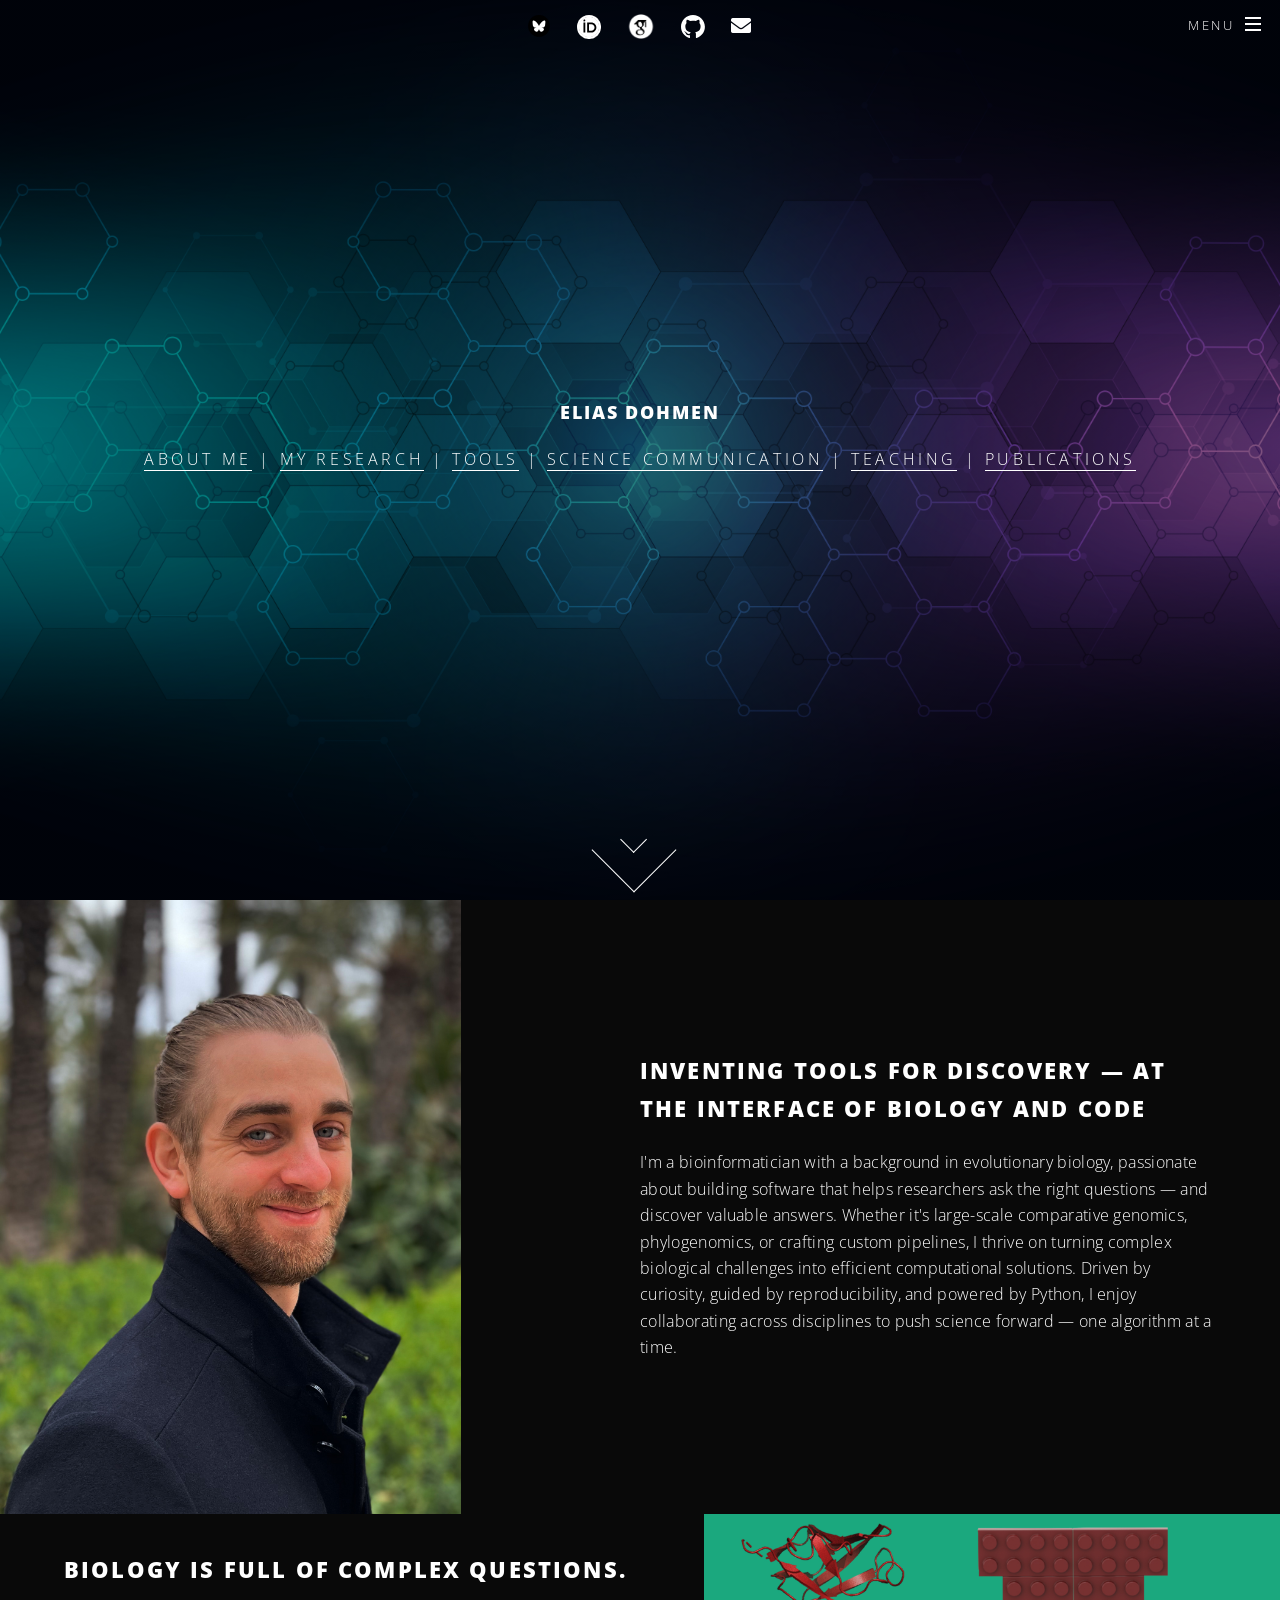
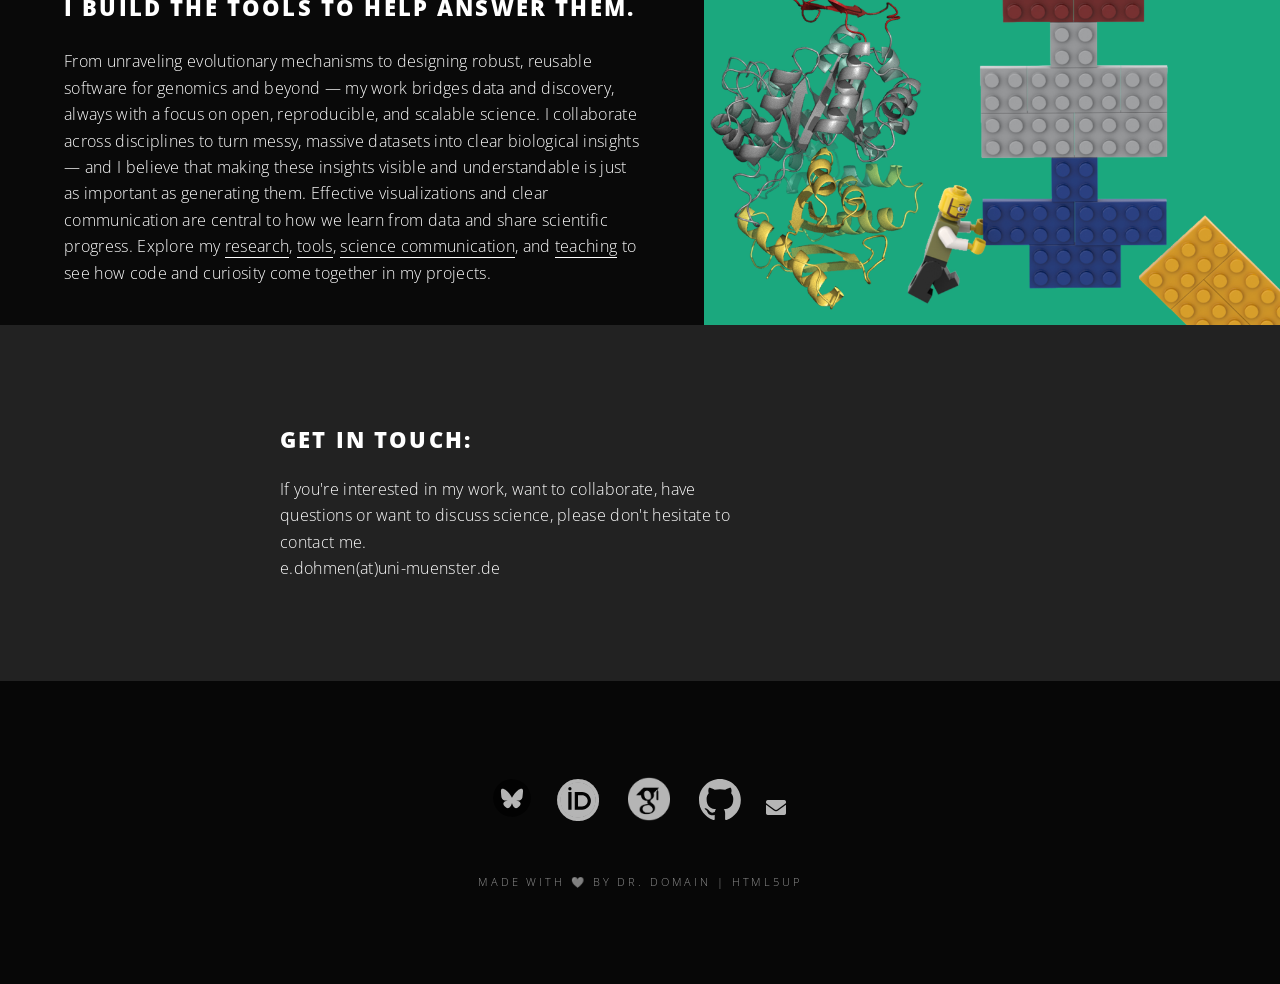
<file: index.html>
<!DOCTYPE HTML>

<html>

<head>
	<title>Homepage Elias Dohmen</title>
	<meta charset="utf-8" />
	<meta name="viewport" content="width=device-width, initial-scale=1, user-scalable=no" />
	<link rel="stylesheet" href="assets/css/main.css" />
	<noscript>
		<link rel="stylesheet" href="assets/css/noscript.css" />
	</noscript>
	<link rel="icon" sizes="any" type="image/svg+xml" href="/images/logos/fav.svg">
	<!-- Fallback favicon in case a browser does not support the SVG version -->
	<link rel="alternate icon" type="image/png" href="fav.png">
</head>

<body class="landing is-preload">

	<!-- Page Wrapper -->
	<div id="page-wrapper">

		<!-- Header & menu -->
		<header id="header" class="alt">
			<h1><a href="index.html">Elias Dohmen</a></h1>
			<nav id="nav">
				<ul>
					<li class="special">
						<a href="#menu" class="menuToggle"><span>Menu</span></a>
						<div id="menu">
							<ul>
								<li><a href="index.html">Home</a></li>
								<li><a href="aboutme.html">About Me</a></li>
								<li><a href="research.html">My Research</a></li>
								<li><a href="tools.html">Tools</a></li>
								<li><a href="sciencecomm.html">Science Communication</a></li>
								<li><a href="teaching.html">Teaching</a></li>
								<li><a href="publications.html">Publications</a></li>
							</ul>
						</div>
					</li>
				</ul>
			</nav>
			<!-- Header social icons (smaller) -->
			<div class="header-icons" style="margin-top:8px; text-align:center;">
				<ul class="icons" style="margin:0; padding:0; display:inline-block;">
					<li style="display:inline-block; margin-right:6px;">
						<a href="https://bsky.app/profile/drdomain.bsky.social" target="_blank" class="icon">
							<img src="images/logos/bluesky.svg" style="width:22px;position:relative;top:-2px;"
								alt="Bluesky" />
							<span class="label">Bluesky</span>
						</a>
					</li>
					<li style="display:inline-block; margin-right:6px;">
						<a href="https://orcid.org/0000-0002-7203-2314" target="_blank" class="icon">
							<img src="images/logos/orcid.svg" style="width:24px;" alt="ORCiD" />
							<span class="label">ORCiD</span>
						</a>
					</li>
					<li style="display:inline-block; margin-right:6px;">
						<a href="https://scholar.google.com/citations?hl=en&user=O5XMvskAAAAJ" target="_blank"
							class="icon">
							<img src="images/logos/google-scholar.png" style="width:28px;" alt="Google Scholar" />
							<span class="label">Google scholar</span>
						</a>
					</li>
					<li style="display:inline-block;">
						<a href="https://github.com/EDohmen" target="_blank" class="icon">
							<img src="images/logos/github-mark-white.svg" style="width:24px;position:relative;top:-1px;"
								alt="GitHub" />
							<span class="label">GitHub</span>
						</a>
					</li>
					<li style="display:inline-block; margin-left:6px;">
						<a href="mailto:e.dohmen@uni-muenster.de" class="icon solid fa-envelope"
							style="font-size:20px;" title="e.dohmen@uni-muenster.de">
							<span class="label">Email</span>
						</a>
					</li>
				</ul>
			</div>
		</header>

		<!-- Banner -->
		<section id="banner">
			<div class="inner">
				<h3>Elias Dohmen</h3>
				<p>
					<a href="aboutme.html">About Me</a> | <a href="research.html">My Research</a> | <a
						href="tools.html">Tools</a> | <a href="sciencecomm.html">Science Communication</a> | <a
						href="teaching.html">Teaching</a> | <a href="publications.html">Publications</a>
				</p>
			</div>
			<!-- Scroll down -->
			<span class="more2 btn-scroll-down scroll"></span>
		</section>


		<!-- About me and my research -->
		<section id="intro" class="wrapper alt style1">
			<section class="spotlight">
				<div class="image">
					<img src="images/prof_pic_homepage.jpg" alt="" style="width:80%;" />
				</div>
				<div class="content">
					<h2>Inventing tools for discovery — at the interface of biology and code</h2>
					<p>
						I'm a bioinformatician with a background in evolutionary biology, passionate about building
						software that helps researchers ask the right questions — and discover valuable answers.
						Whether it's large-scale comparative genomics, phylogenomics, or crafting custom pipelines, I
						thrive on turning complex biological challenges into efficient computational solutions.
						Driven by curiosity, guided by reproducibility, and powered by Python, I enjoy collaborating
						across disciplines to push science forward — one algorithm at a time.
					</p>
				</div>
			</section>
			<section class="spotlight">
				<div class="image"><img src="images/lego_prot_doms.jpg" alt="" /></div>
				<div class="content">
					<h2>Biology is full of complex questions. <br />
						I build the tools to help answer them.</h2>
					<p>
						From unraveling evolutionary mechanisms to designing robust, reusable software for genomics and
						beyond —
						my work bridges data and discovery, always with a focus on open, reproducible, and scalable
						science.
						I collaborate across disciplines to turn messy, massive datasets into clear biological insights
						—
						and I believe that making these insights visible and understandable is just as important as
						generating them.
						Effective visualizations and clear communication are central to how we learn from data and share
						scientific progress.
						Explore my <a href="research.html">research</a>, <a href="tools.html">tools</a>, <a
							href="sciencecomm.html">science communication</a>, and <a href="teaching.html">teaching</a>
						to see
						how code and curiosity come together in my projects.
					</p>
				</div>
			</section>
		</section>

		<!-- Contact me -->
		<section id="cta" class="wrapper style4">
			<div class="inner">
				<header>
					<h2>Get in touch:</h2>
					<p>
						If you're interested in my work, want to collaborate, have questions or want to discuss science,
						please don't hesitate to contact me.<br />
						e.dohmen(at)uni-muenster.de
					</p>
				</header>
			</div>
		</section>

		<!-- Footer -->
		<footer id="footer">
			<ul class="icons">
				<li><a href="https://bsky.app/profile/drdomain.bsky.social" target="_blank" class="icon"><img
							src="images/logos/bluesky.svg" style="width:38px;position:relative;top:-4px;" /><span
							class="label">Bluesky</span></a></li>
				<li><a href="https://orcid.org/0000-0002-7203-2314" target="_blank" class="icon"><img
							src="images/logos/orcid.svg" style="width:42px;" /><span class="label">ORCiD</span></a></li>
				<li><a href="https://scholar.google.com/citations?hl=en&user=O5XMvskAAAAJ" target="_blank"
						class="icon"><img src="images/logos/google-scholar.png" style="width:50px;" /><span
							class="label">Google scholar</span></a></li>
				<li><a href="https://github.com/EDohmen" target="_blank" class="icon"><img
							src="images/logos/github-mark-white.svg"
							style="width:42px;position:relative;top:-1px;" /><span class="label">GitHub</span></a></li>
				<li><a href="mailto:e.dohmen@uni-muenster.de" class="icon solid fa-envelope"
						title="e.dohmen@uni-muenster.de"><span class="label">Email</span></a></li>
			</ul>
			<ul class="copyright">
				<li style="font-size:smaller;opacity:0.8;">Made with 🤍 by Dr. Domain | <a href="https://html5up.net"
						target="_blank" style="border:none;;">HTML5UP</a></li><br />
			</ul>
		</footer>

	</div>

	<!-- Scripts -->
	<script src="assets/js/jquery.min.js"></script>
	<script src="assets/js/jquery.scrollex.min.js"></script>
	<script src="assets/js/jquery.scrolly.min.js"></script>
	<script src="assets/js/browser.min.js"></script>
	<script src="assets/js/breakpoints.min.js"></script>
	<script src="assets/js/util.js"></script>
	<script src="assets/js/main.js"></script>

</body>
<!--
		Spectral by HTML5 UP
		html5up.net | @ajlkn
		Free for personal and commercial use under the CCA 3.0 license (html5up.net/license)
	-->

</html>
</file>
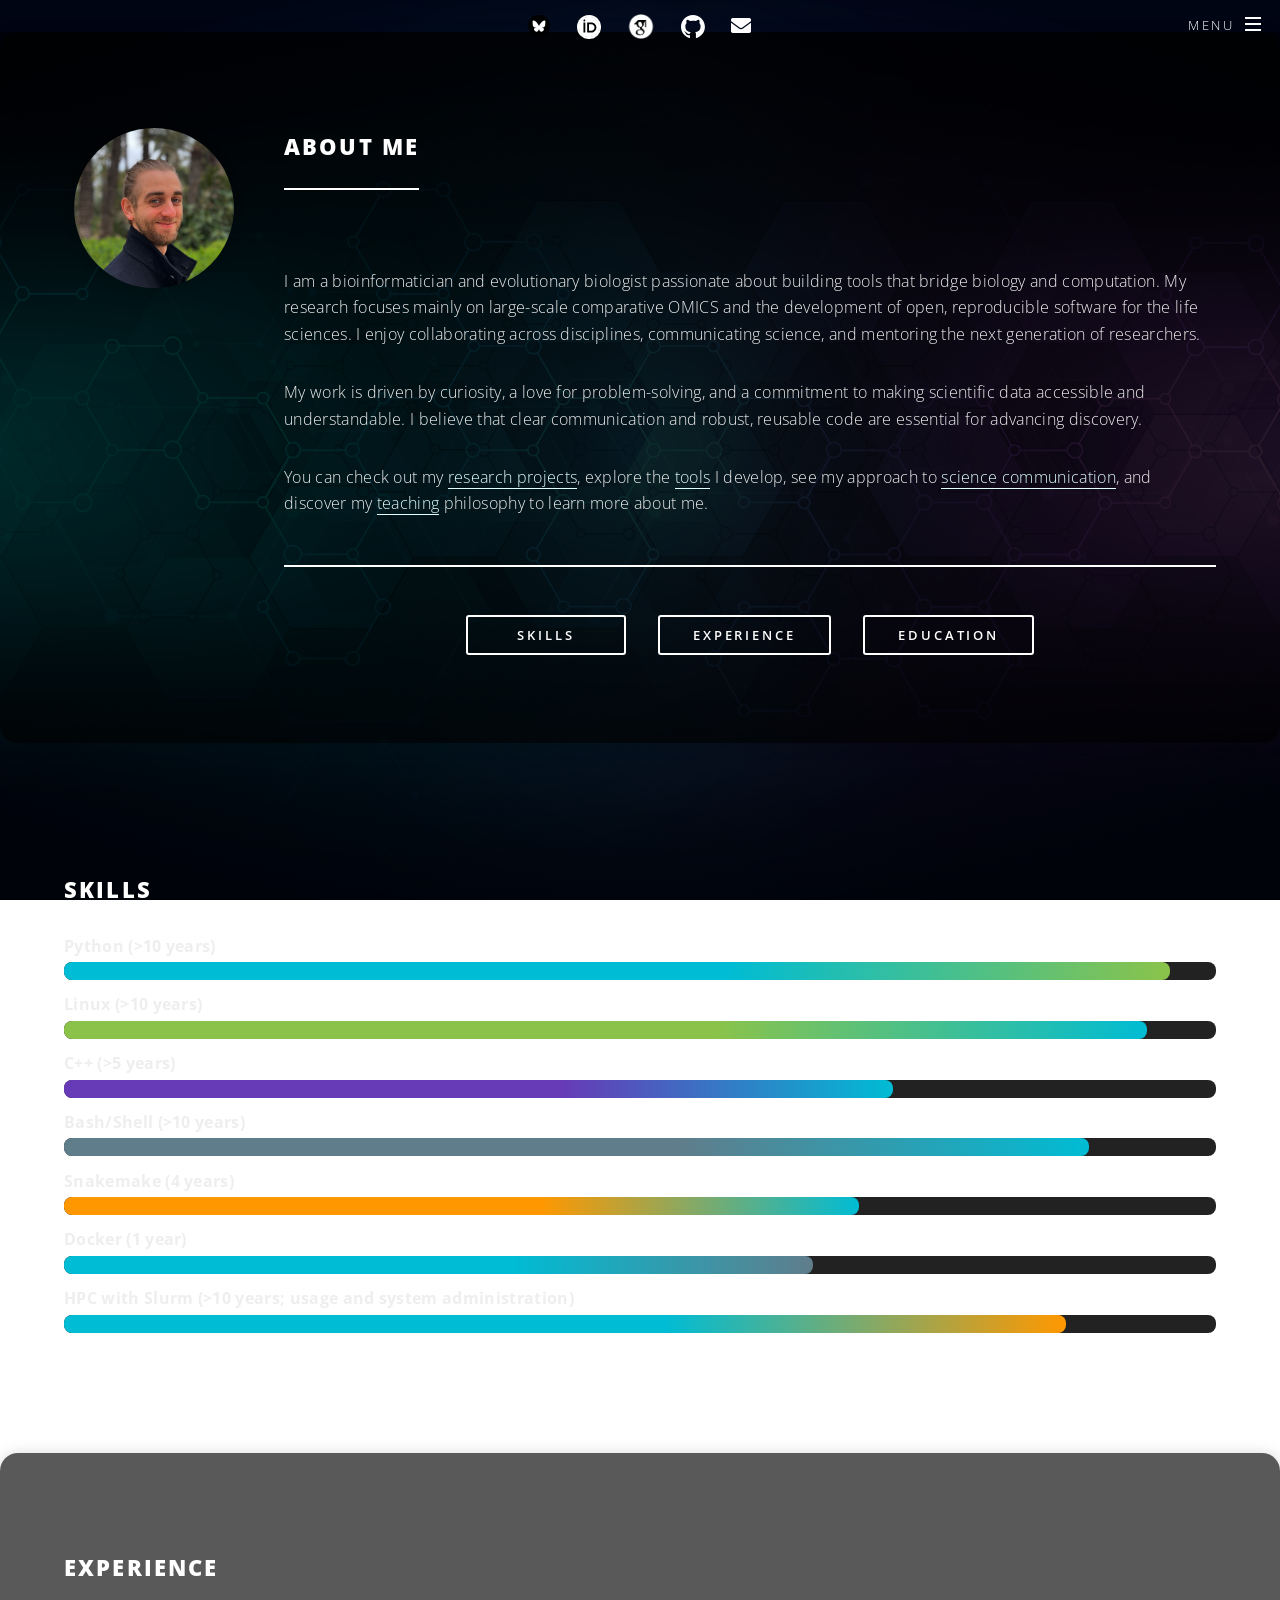
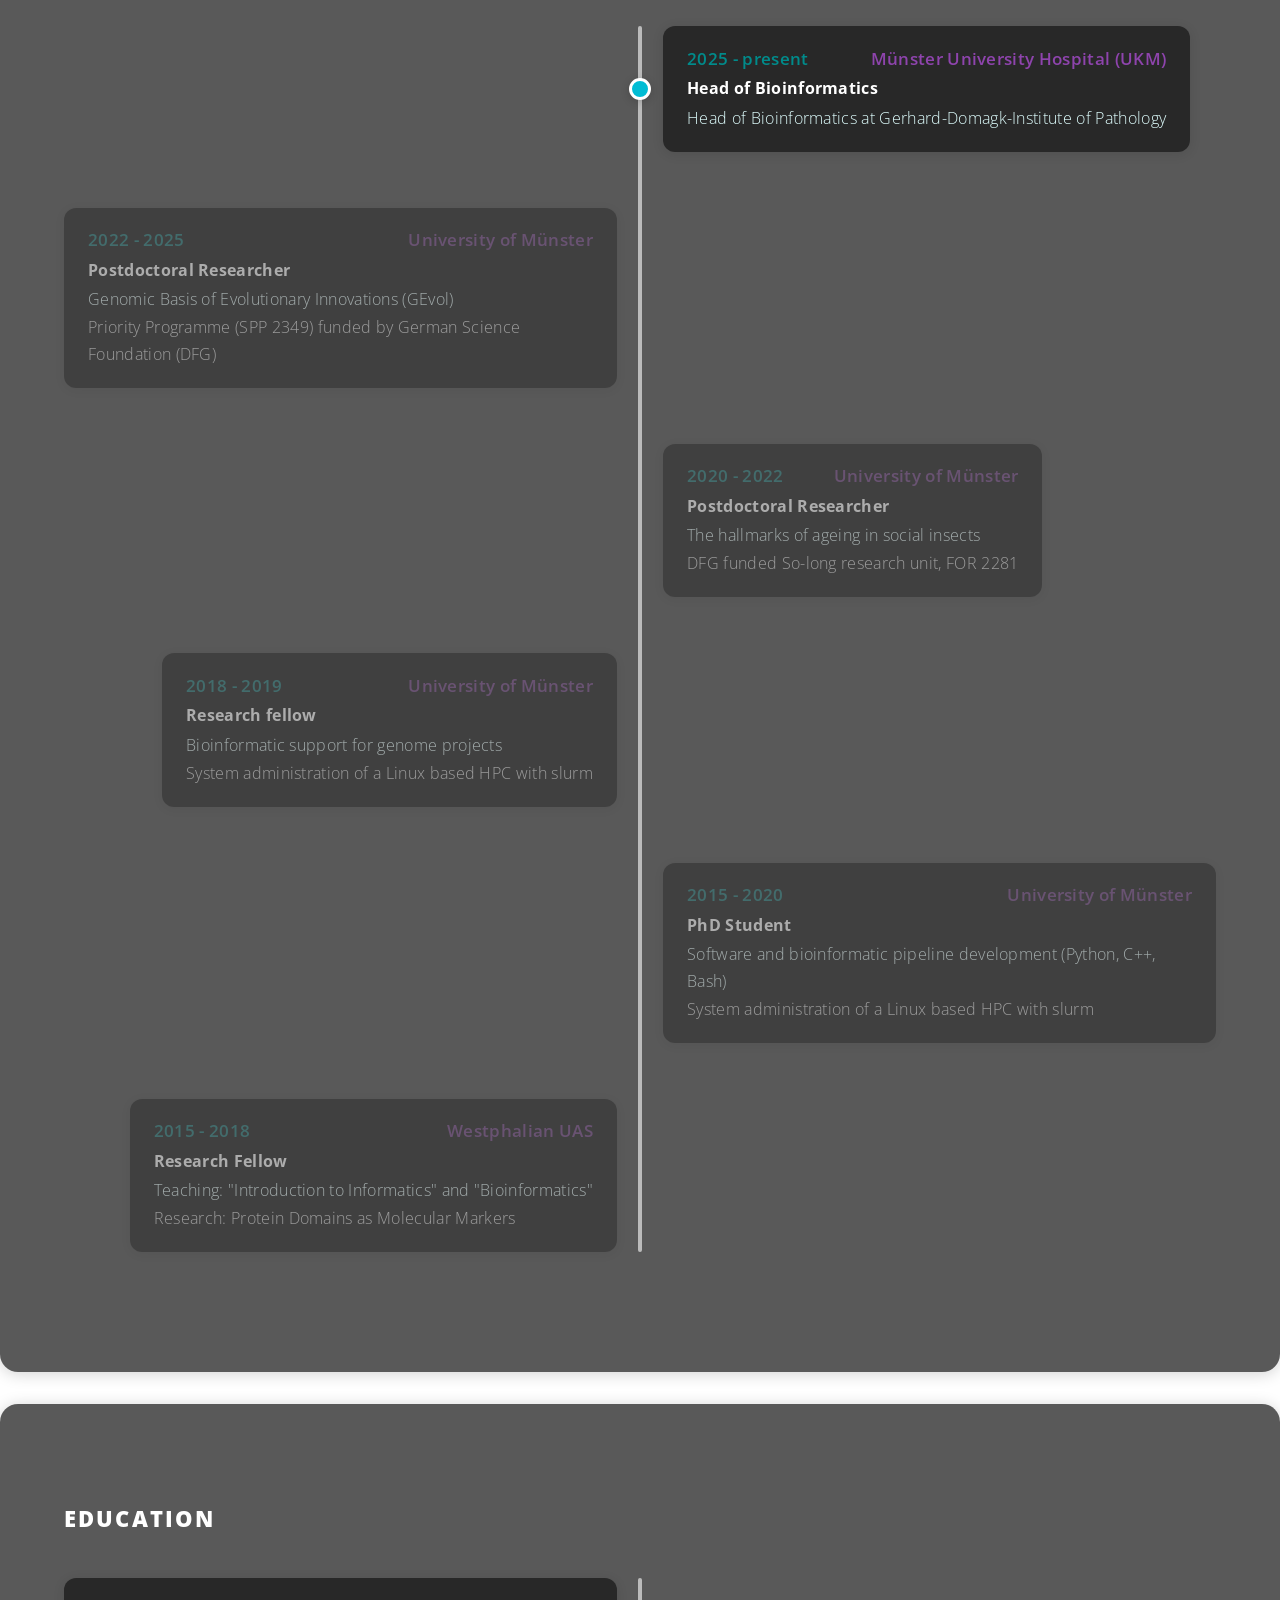
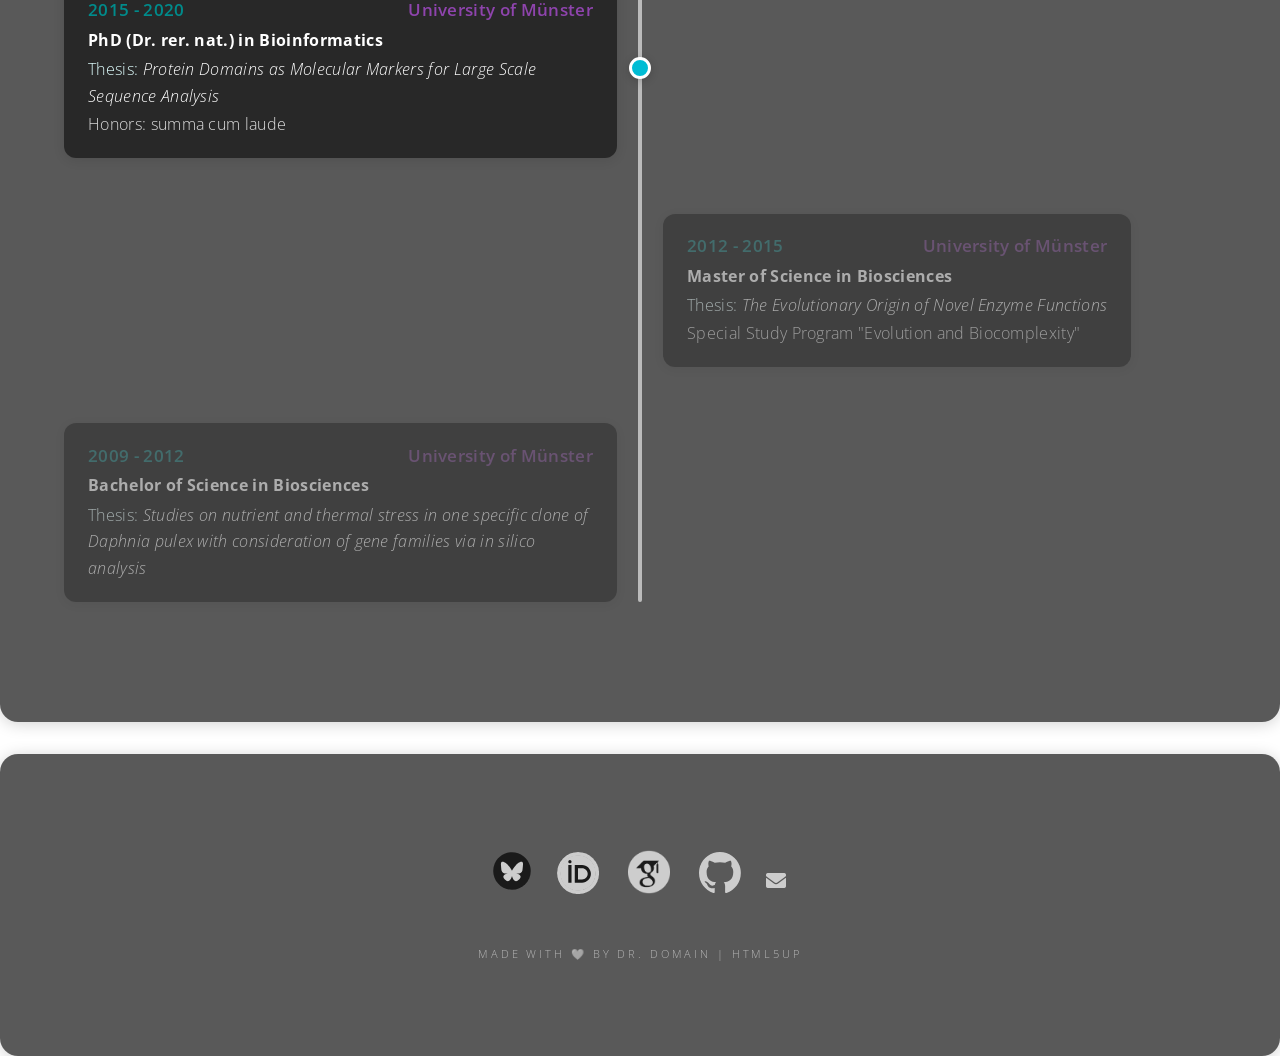
<file: aboutme.html>
<!DOCTYPE HTML>
<html>

<head>
    <title>About Me - Elias Dohmen</title>
    <meta charset="utf-8" />
    <meta name="viewport" content="width=device-width, initial-scale=1, user-scalable=no" />
    <link rel="stylesheet" href="assets/css/main.css" />
    <noscript>
        <link rel="stylesheet" href="assets/css/noscript.css" />
    </noscript>
    <link rel="icon" sizes="any" type="image/svg+xml" href="/images/logos/fav.svg">
    <link rel="alternate icon" type="image/png" href="fav.png">
    <style>
        .skills-bar {
            margin: 1.5em 0;
        }

        .skill-label {
            color: #eee;
            font-weight: bold;
            margin-bottom: 0.2em;
        }

        .bar-bg {
            background: #222;
            border-radius: 8px;
            height: 18px;
            width: 100%;
            margin-bottom: 0.7em;
        }

        .bar-fill {
            height: 18px;
            border-radius: 8px;
            background: linear-gradient(90deg, #00bcd4 60%, #8bc34a 100%);
        }

        .timeline {
            position: relative;
            margin: 2.5em 0 2em 0;
            min-height: 350px;
            padding: 0;
        }

        .timeline-center-line {
            position: absolute;
            left: 50%;
            top: 0;
            width: 4px;
            height: 100%;
            background: #bbb;
            transform: translateX(-50%);
            z-index: 1;
            border-radius: 2px;
        }

        .timeline-dot-moving {
            position: absolute;
            left: 50%;
            width: 22px;
            height: 22px;
            background: #00bcd4;
            border: 3px solid #fff;
            border-radius: 50%;
            box-shadow: 0 2px 8px rgba(0, 0, 0, 0.18);
            z-index: 2;
            transform: translate(-50%, 0);
            transition: top 0.25s cubic-bezier(.4, 2, .6, 1), background 0.2s;
        }

        .timeline-entry {
            position: relative;
            width: 48%;
            margin-bottom: 3.5em;
            min-height: 90px;
            z-index: 2;
            opacity: 0.5;
            transition: opacity 0.2s, filter 0.2s;
            filter: grayscale(0.4);
        }

        .timeline-entry.alt-left {
            left: 0;
            text-align: right;
            justify-content: flex-end;
            display: flex;
        }

        .timeline-entry.alt-right {
            left: 52%;
            text-align: left;
            justify-content: flex-start;
            display: flex;
        }

        .timeline-entry.active {
            opacity: 1;
            filter: none;
        }

        .timeline-entry-content {
            background: rgba(0, 0, 0, 0.55);
            border-radius: 12px;
            padding: 1.2em 1.5em;
            color: #fff;
            box-shadow: 0 2px 12px 0 rgba(0, 0, 0, 0.10);
            text-align: left !important;
        }

        .timeline-entry-header {
            display: flex;
            justify-content: space-between;
            align-items: baseline;
            margin-bottom: 0.2em;
            gap: 1em;
        }

        .timeline-entry-year {
            color: darkcyan;
            font-weight: 600;
            font-size: 1.08em;
            white-space: nowrap;
        }

        .timeline-entry-institution {
            color: #8e44ad;
            font-weight: 600;
            font-size: 1.08em;
            white-space: nowrap;
        }

        .timeline-entry-position {
            font-weight: bold;
            color: #fff;
            margin-bottom: 0.2em;
        }

        .timeline-entry-details {
            color: lightcyan;
            margin: 0.2em 0 0 0;
            padding: 0;
            list-style: none;
        }

        .timeline-entry-details li {
            color: lightcyan;
            margin: 0.1em 0 0.1em 0;
            padding: 0;
            list-style: none;
        }

        .timeline-entry-details li:nth-child(2n) {
            color: #dfdfdf;
        }

        .timeline-entry-details li .thesis-title {
            color: #fff;
        }
    </style>
</head>

<body class="landing is-preload"
    style="background: url('images/banner.jpg') no-repeat center center fixed; background-size: cover;">
    <div id="page-wrapper">
        <header id="header" class="alt">
            <h1><a href="index.html">Elias Dohmen</a></h1>
            <nav id="nav">
                <ul>
                    <li class="special">
                        <a href="#menu" class="menuToggle"><span>Menu</span></a>
                        <div id="menu">
                            <ul>
                                <li><a href="index.html">Home</a></li>
                                <li><a href="aboutme.html">About Me</a></li>
                                <li><a href="research.html">My Research</a></li>
                                <li><a href="tools.html">Tools</a></li>
                                <li><a href="sciencecomm.html">Science Communication</a></li>
                                <li><a href="teaching.html">Teaching</a></li>
                                <li><a href="publications.html">Publications</a></li>
                            </ul>
                        </div>
                    </li>
                </ul>
            </nav>
            <div class="header-icons" style="margin-top:8px; text-align:center;">
                <ul class="icons" style="margin:0; padding:0; display:inline-block;">
                    <li style="display:inline-block; margin-right:6px;">
                        <a href="https://bsky.app/profile/drdomain.bsky.social" target="_blank" class="icon">
                            <img src="images/logos/bluesky.svg" style="width:22px;position:relative;top:-2px;"
                                alt="Bluesky" />
                            <span class="label">Bluesky</span>
                        </a>
                    </li>
                    <li style="display:inline-block; margin-right:6px;">
                        <a href="https://orcid.org/0000-0002-7203-2314" target="_blank" class="icon">
                            <img src="images/logos/orcid.svg" style="width:24px;" alt="ORCiD" />
                            <span class="label">ORCiD</span>
                        </a>
                    </li>
                    <li style="display:inline-block; margin-right:6px;">
                        <a href="https://scholar.google.com/citations?hl=en&user=O5XMvskAAAAJ" target="_blank"
                            class="icon">
                            <img src="images/logos/google-scholar.png" style="width:28px;" alt="Google Scholar" />
                            <span class="label">Google scholar</span>
                        </a>
                    </li>
                    <li style="display:inline-block;">
                        <a href="https://github.com/EDohmen" target="_blank" class="icon">
                            <img src="images/logos/github-mark-white.svg" style="width:24px;position:relative;top:-1px;"
                                alt="GitHub" />
                            <span class="label">GitHub</span>
                        </a>
                    </li>
                    <li style="display:inline-block; margin-left:6px;">
                        <a href="mailto:e.dohmen@uni-muenster.de" class="icon solid fa-envelope"
                            style="font-size:20px;" title="e.dohmen@uni-muenster.de">
                            <span class="label">Email</span>
                        </a>
                    </li>
                </ul>
            </div>
        </header>
        <section class="wrapper style2 special"
            style="background: rgba(0,0,0,0.65); border-radius: 18px; box-shadow: 0 2px 16px 0 rgba(0,0,0,0.18); margin-top: 32px; margin-bottom: 32px;">
            <div class="inner" style="display: flex; flex-wrap: wrap; align-items: flex-start; gap: 2.5em;">
                <div style="flex:0 0 180px; text-align:center;">
                    <img src="images/EDohmen_profilepic2.jpg" alt="Elias Dohmen"
                        style="width:160px; border-radius:50%; box-shadow:0 2px 12px 0 rgba(0,0,0,0.18); margin-bottom:1em;" />
                </div>
                <div style="flex:1 1 320px; min-width:220px;">
                    <header class="major">
                        <h2>About Me</h2>
                    </header>
                    <p style="color:#eee;">
                        I am a bioinformatician and evolutionary biologist passionate about building tools that bridge
                        biology and computation. My research focuses mainly on large-scale comparative OMICS and the
                        development of open, reproducible software for the life sciences.
                        I enjoy collaborating across disciplines, communicating science, and mentoring the next
                        generation of researchers.
                    </p>
                    <p style="color:#eee;">
                        My work is driven by curiosity, a love for problem-solving, and a commitment to making
                        scientific data accessible and understandable. I believe that clear communication and robust,
                        reusable code are essential for advancing discovery.
                    </p>
                    <p style="color:#eee;">
                        You can check out my <a href="research.html" style="color:lightcyan;">research
                            projects</a>, explore the <a href="tools.html" style="color:lightcyan;">tools</a> I develop,
                        see my approach to <a href="sciencecomm.html" style="color:lightcyan;">science
                            communication</a>,
                        and discover my <a href="teaching.html" style="color:lightcyan;">teaching</a> philosophy to
                        learn
                        more about me.
                    </p>
                    <hr>
                    <div style="display: flex; justify-content: center; gap: 2em; margin-bottom: 1.5em;">
                        <a href="#skills-section" class="button special small" style="min-width: 160px;">Skills</a>
                        <a href="#experience-section" class="button special small"
                            style="min-width: 160px;">Experience</a>
                        <a href="#education-section" class="button special small"
                            style="min-width: 160px;">Education</a>
                    </div>
                </div>
            </div>
        </section>
        <section class="wrapper style3 special" style="background: transparent;" id="skills-section">
            <div class="inner">
                <header>
                    <h2>Skills</h2>
                </header>
                <div class="skills-bar">
                    <div class="skill-label">Python (>10 years)</div>
                    <div class="bar-bg">
                        <div class="bar-fill" style="width: 96%;"></div>
                    </div>
                    <div class="skill-label">Linux (>10 years)</div>
                    <div class="bar-bg">
                        <div class="bar-fill"
                            style="width: 94%; background: linear-gradient(90deg, #8bc34a 60%, #00bcd4 100%);"></div>
                    </div>
                    <div class="skill-label">C++ (>5 years)</div>
                    <div class="bar-bg">
                        <div class="bar-fill"
                            style="width: 72%; background: linear-gradient(90deg, #673ab7 60%, #00bcd4 100%);"></div>
                    </div>
                    <div class="skill-label">Bash/Shell (>10 years)</div>
                    <div class="bar-bg">
                        <div class="bar-fill"
                            style="width: 89%; background: linear-gradient(90deg, #607d8b 60%, #00bcd4 100%);"></div>
                    </div>
                    <div class="skill-label">Snakemake (4 years)</div>
                    <div class="bar-bg">
                        <div class="bar-fill"
                            style="width: 69%; background: linear-gradient(90deg, #ff9800 60%, #00bcd4 100%);"></div>
                    </div>
                    <div class="skill-label">Docker (1 year)</div>
                    <div class="bar-bg">
                        <div class="bar-fill"
                            style="width: 65%; background: linear-gradient(90deg, #00bcd4 60%, #607d8b 100%);"></div>
                    </div>
                    <div class="skill-label">HPC with Slurm (>10 years; usage and system administration)</div>
                    <div class="bar-bg">
                        <div class="bar-fill"
                            style="width: 87%; background: linear-gradient(90deg, #00bcd4 60%, #ff9800 100%);"></div>
                    </div>
                </div>
            </div>
        </section>
        <section class="wrapper style2 special"
            style="background: rgba(0,0,0,0.65); border-radius: 18px; box-shadow: 0 2px 16px 0 rgba(0,0,0,0.18); margin-top: 32px; margin-bottom: 32px;"
            id="experience-section">
            <div class="inner">
                <header>
                    <h2>Experience</h2>
                </header>
                <div class="timeline" id="timeline-experience">
                    <div class="timeline-center-line"></div>
                    <div class="timeline-dot-moving" id="timeline-dot-moving-experience"></div>
                    <!-- 2025-now (right) -->
                    <div class="timeline-entry alt-right" id="exp6">
                        <div class="timeline-entry-content">
                            <div class="timeline-entry-header">
                                <span class="timeline-entry-year">2025 - present</span>
                                <span class="timeline-entry-institution">Münster University Hospital (UKM)</span>
                            </div>
                            <div class="timeline-entry-position">Head of Bioinformatics</div>
                            <ul class="timeline-entry-details">
                                <li>Head of Bioinformatics at Gerhard-Domagk-Institute of Pathology</li>
                            </ul>
                        </div>
                    </div>
                    <!-- 2022-2025 (left) -->
                    <div class="timeline-entry alt-left" id="exp5">
                        <div class="timeline-entry-content">
                            <div class="timeline-entry-header">
                                <span class="timeline-entry-year">2022 - 2025</span>
                                <span class="timeline-entry-institution">University of Münster</span>
                            </div>
                            <div class="timeline-entry-position">Postdoctoral Researcher</div>
                            <ul class="timeline-entry-details">
                                <li>Genomic Basis of Evolutionary Innovations (GEvol)</li>
                                <li>Priority Programme (SPP 2349) funded by German Science Foundation (DFG)</li>
                            </ul>
                        </div>
                    </div>
                    <!-- 2020-2022 (right) -->
                    <div class="timeline-entry alt-right" id="exp4">
                        <div class="timeline-entry-content">
                            <div class="timeline-entry-header">
                                <span class="timeline-entry-year">2020 - 2022</span>
                                <span class="timeline-entry-institution">University of Münster</span>
                            </div>
                            <div class="timeline-entry-position">Postdoctoral Researcher</div>
                            <ul class="timeline-entry-details">
                                <li>The hallmarks of ageing in social insects</li>
                                <li>DFG funded So-long research unit, FOR 2281</li>
                            </ul>
                        </div>
                    </div>
                    <!-- 2018-2019 (left) -->
                    <div class="timeline-entry alt-left" id="exp2">
                        <div class="timeline-entry-content">
                            <div class="timeline-entry-header">
                                <span class="timeline-entry-year">2018 - 2019</span>
                                <span class="timeline-entry-institution">University of Münster</span>
                            </div>
                            <div class="timeline-entry-position">Research fellow</div>
                            <ul class="timeline-entry-details">
                                <li>Bioinformatic support for genome projects</li>
                                <li>System administration of a Linux based HPC with slurm</li>
                            </ul>
                        </div>
                    </div>
                    <!-- 2015-2020 (right) -->
                    <div class="timeline-entry alt-right" id="exp3">
                        <div class="timeline-entry-content">
                            <div class="timeline-entry-header">
                                <span class="timeline-entry-year">2015 - 2020</span>
                                <span class="timeline-entry-institution">University of Münster</span>
                            </div>
                            <div class="timeline-entry-position">PhD Student</div>
                            <ul class="timeline-entry-details">
                                <li>Software and bioinformatic pipeline development (Python, C++, Bash)</li>
                                <li>System administration of a Linux based HPC with slurm</li>
                            </ul>
                        </div>
                    </div>
                    <!-- 2015-2018 (left) -->
                    <div class="timeline-entry alt-left" id="exp1">
                        <div class="timeline-entry-content">
                            <div class="timeline-entry-header">
                                <span class="timeline-entry-year">2015 - 2018</span>
                                <span class="timeline-entry-institution">Westphalian UAS</span>
                            </div>
                            <div class="timeline-entry-position">Research Fellow</div>
                            <ul class="timeline-entry-details">
                                <li>Teaching: "Introduction to Informatics" and
                                    "Bioinformatics"
                                </li>
                                <li>Research: Protein Domains as Molecular Markers</li>
                            </ul>
                        </div>
                    </div>
                </div>
            </div>
        </section>
        <section class="wrapper style2 special"
            style="background: rgba(0,0,0,0.65); border-radius: 18px; box-shadow: 0 2px 16px 0 rgba(0,0,0,0.18); margin-top: 32px; margin-bottom: 32px;"
            id="education-section">
            <div class="inner">
                <header>
                    <h2>Education</h2>
                </header>
                <div class="timeline" id="timeline-education">
                    <div class="timeline-center-line"></div>
                    <div class="timeline-dot-moving" id="timeline-dot-moving-education"></div>
                    <div class="timeline-entry alt-left" id="edu1">
                        <div class="timeline-entry-content">
                            <div class="timeline-entry-header">
                                <span class="timeline-entry-year">2015 - 2020</span>
                                <span class="timeline-entry-institution">University of Münster</span>
                            </div>
                            <div class="timeline-entry-position">PhD (Dr. rer. nat.) in Bioinformatics</div>
                            <ul class="timeline-entry-details">
                                <li>Thesis: <em class="thesis-title">Protein Domains as Molecular Markers for Large
                                        Scale Sequence Analysis</em>
                                </li>
                                <li>Honors: summa cum laude</li>
                            </ul>
                        </div>
                    </div>
                    <div class="timeline-entry alt-right" id="edu2">
                        <div class="timeline-entry-content">
                            <div class="timeline-entry-header">
                                <span class="timeline-entry-year">2012 - 2015</span>
                                <span class="timeline-entry-institution">University of Münster</span>
                            </div>
                            <div class="timeline-entry-position">Master of Science in Biosciences</div>
                            <ul class="timeline-entry-details">
                                <li>Thesis: <em class="thesis-title">The Evolutionary Origin of Novel Enzyme
                                        Functions</em>
                                </li>
                                <li>Special Study Program "Evolution and Biocomplexity"</li>
                            </ul>
                        </div>
                    </div>
                    <div class="timeline-entry alt-left" id="edu3">
                        <div class="timeline-entry-content">
                            <div class="timeline-entry-header">
                                <span class="timeline-entry-year">2009 - 2012</span>
                                <span class="timeline-entry-institution">University of Münster</span>
                            </div>
                            <div class="timeline-entry-position">Bachelor of Science in Biosciences</div>
                            <ul class="timeline-entry-details">
                                <li>Thesis: <em class="thesis-title">Studies on nutrient and thermal stress in one
                                        specific clone of Daphnia pulex with consideration of gene families via in
                                        silico analysis</em>
                                </li>
                            </ul>
                        </div>
                    </div>
                </div>
            </div>
        </section>
        <footer id="footer"
            style="background: rgba(0,0,0,0.65); border-radius: 18px; box-shadow: 0 2px 16px 0 rgba(0,0,0,0.18);">
            <ul class="icons">
                <li><a href="https://bsky.app/profile/drdomain.bsky.social" target="_blank" class="icon"><img
                            src="images/logos/bluesky.svg" style="width:38px;position:relative;top:-4px;" /><span
                            class="label">Bluesky</span></a></li>
                <li><a href="https://orcid.org/0000-0002-7203-2314" target="_blank" class="icon"><img
                            src="images/logos/orcid.svg" style="width:42px;" /><span class="label">ORCiD</span></a></li>
                <li><a href="https://scholar.google.com/citations?hl=en&user=O5XMvskAAAAJ" target="_blank"
                        class="icon"><img src="images/logos/google-scholar.png" style="width:50px;" /><span
                            class="label">Google scholar</span></a></li>
                <li><a href="https://github.com/EDohmen" target="_blank" class="icon"><img
                            src="images/logos/github-mark-white.svg"
                            style="width:42px;position:relative;top:-1px;" /><span class="label">GitHub</span></a></li>
                <li><a href="mailto:e.dohmen@uni-muenster.de" class="icon solid fa-envelope"
                        title="e.dohmen@uni-muenster.de"><span class="label">Email</span></a></li>
            </ul>
            <ul class="copyright">
                <li style="font-size:smaller;opacity:0.8;">Made with 🤍 by Dr. Domain | <a href="https://html5up.net"
                        target="_blank" style="border:none;;">HTML5UP</a></li><br />
            </ul>
        </footer>
    </div>
    <script src="assets/js/jquery.min.js"></script>
    <script src="assets/js/jquery.scrollex.min.js"></script>
    <script src="assets/js/jquery.scrolly.min.js"></script>
    <script src="assets/js/browser.min.js"></script>
    <script src="assets/js/breakpoints.min.js"></script>
    <script src="assets/js/util.js"></script>
    <script src="assets/js/main.js"></script>
    <script>
        // Timeline: moving dot and highlight logic for multiple timelines
        function setupTimeline(timelineId, dotId) {
            const entries = Array.from(document.querySelectorAll(`#${timelineId} .timeline-entry`));
            const timeline = document.getElementById(timelineId);
            const movingDot = document.getElementById(dotId);
            function updateTimeline(focusNewest = false) {
                const viewportCenter = window.innerHeight / 2;
                let activeIdx = 0;
                if (!focusNewest) {
                    let minDist = Infinity;
                    entries.forEach((entry, idx) => {
                        const rect = entry.getBoundingClientRect();
                        const entryCenter = rect.top + rect.height / 2;
                        const dist = Math.abs(entryCenter - viewportCenter);
                        if (dist < minDist) {
                            minDist = dist;
                            activeIdx = idx;
                        }
                    });
                }
                entries.forEach((entry, idx) => {
                    if (idx === activeIdx) {
                        entry.classList.add('active');
                    } else {
                        entry.classList.remove('active');
                    }
                });
                // Move the dot to the center of the active entry, relative to the timeline container
                const activeEntry = entries[activeIdx];
                const timelineRect = timeline.getBoundingClientRect();
                const entryRect = activeEntry.getBoundingClientRect();
                const entryCenterY = entryRect.top + entryRect.height / 2 - timelineRect.top;
                movingDot.style.top = `${entryCenterY - 11}px`;
                movingDot.style.background = '#00bcd4';
            }
            if (timeline && movingDot && entries.length) {
                window.addEventListener('scroll', () => updateTimeline());
                window.addEventListener('resize', () => updateTimeline());
                updateTimeline(true);
            }
        }
        setupTimeline('timeline-experience', 'timeline-dot-moving-experience');
        setupTimeline('timeline-education', 'timeline-dot-moving-education');
    </script>
</body>

</html>
</file>
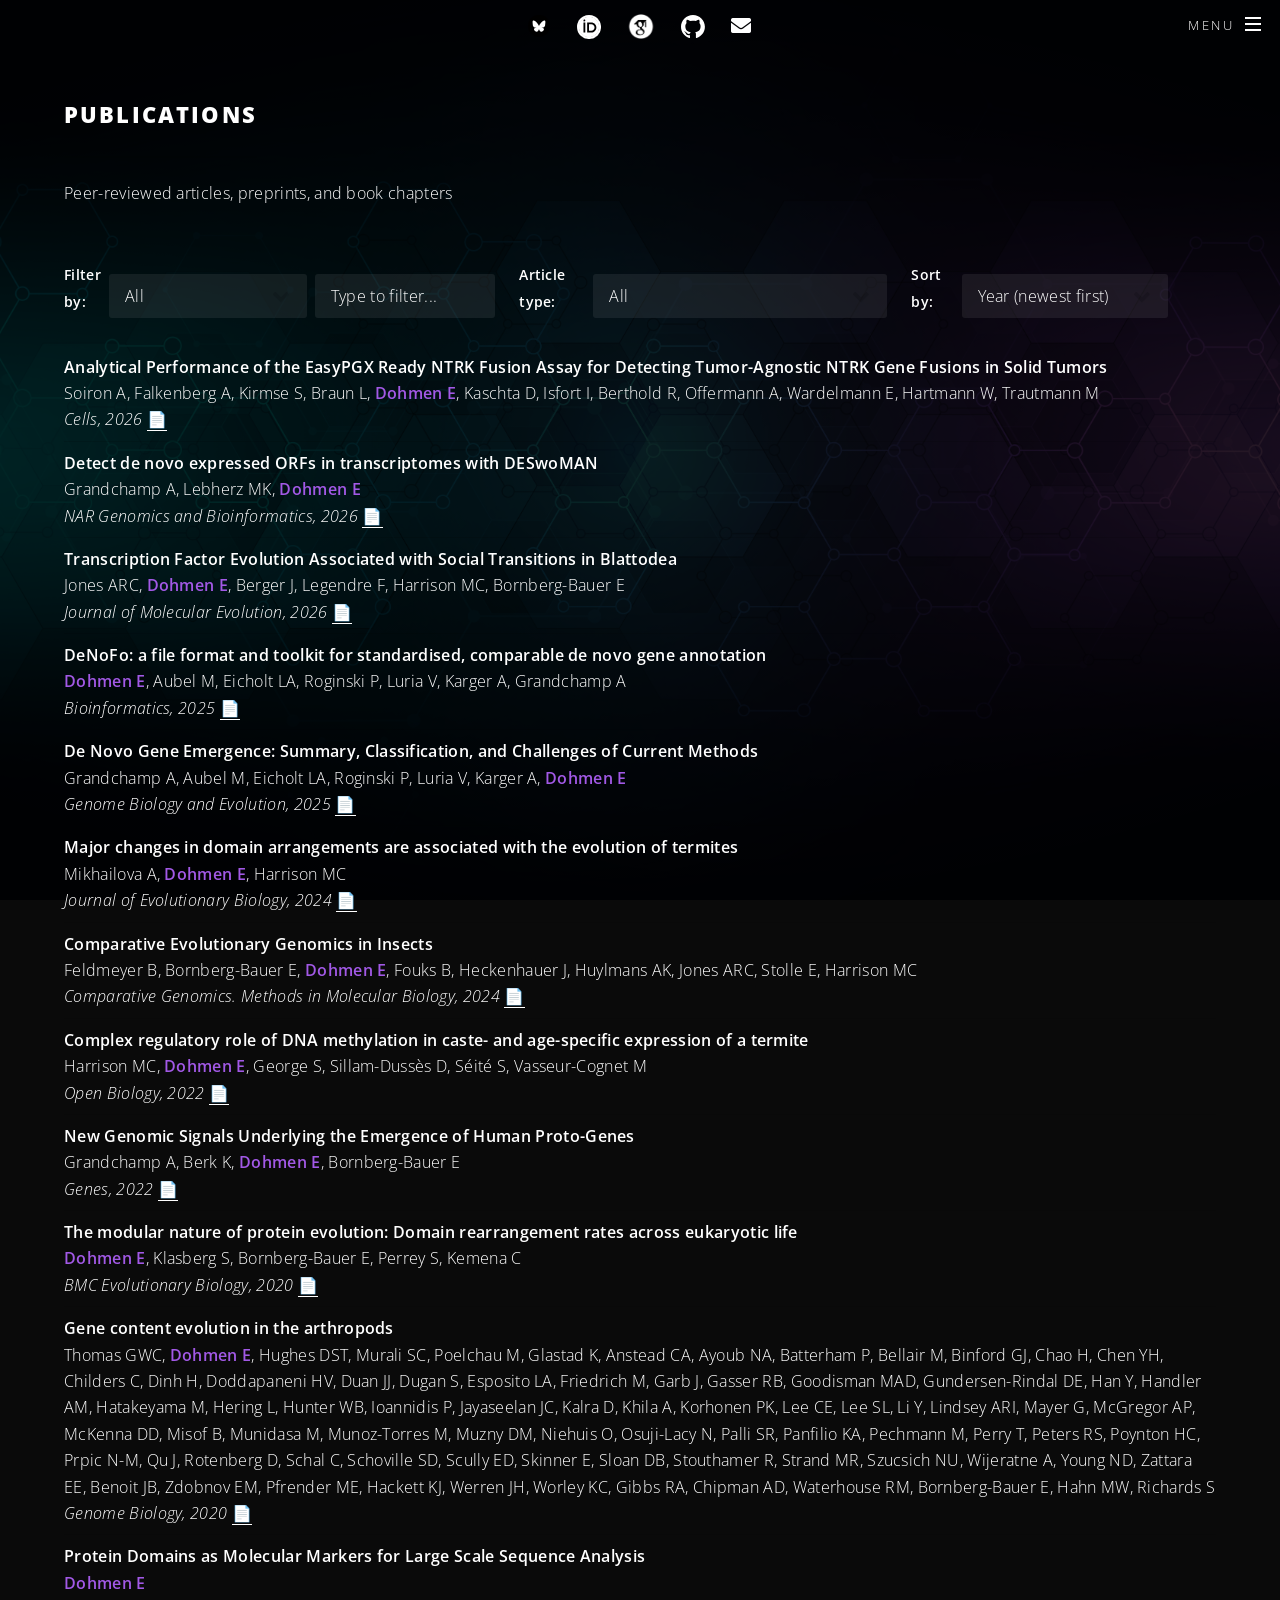
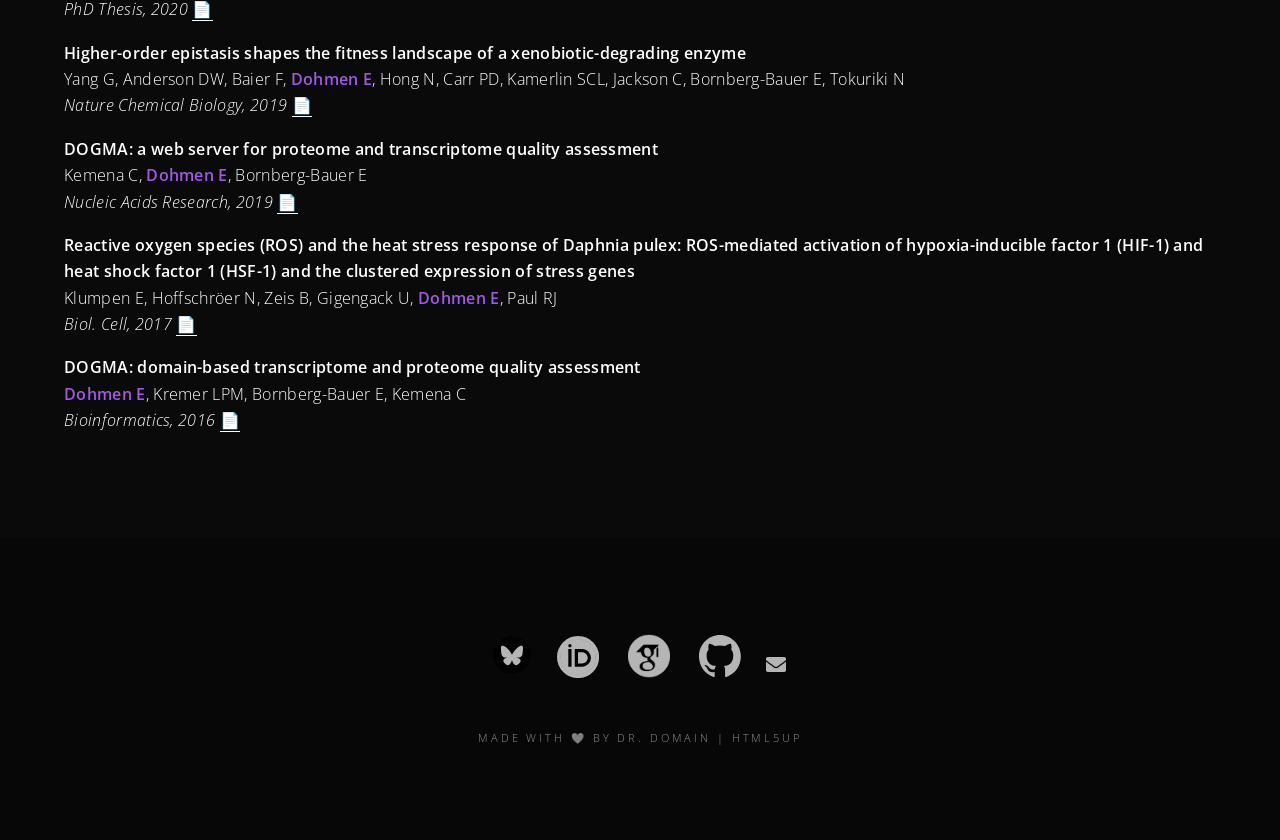
<file: publications.html>
<!DOCTYPE HTML>
<html>

<head>
    <title>Publications - Elias Dohmen</title>
    <meta charset="utf-8" />
    <meta name="viewport" content="width=device-width, initial-scale=1, user-scalable=no" />
    <link rel="stylesheet" href="assets/css/main.css" />
    <noscript>
        <link rel="stylesheet" href="assets/css/noscript.css" />
    </noscript>
    <link rel="icon" sizes="any" type="image/svg+xml" href="/images/logos/fav.svg">
    <link rel="alternate icon" type="image/png" href="fav.png">
</head>

<body class="landing is-preload">
    <div id="page-wrapper">
        <header id="header" class="alt">
            <h1><a href="index.html">Elias Dohmen</a></h1>
            <nav id="nav">
                <ul>
                    <li class="special">
                        <a href="#menu" class="menuToggle"><span>Menu</span></a>
                        <div id="menu">
                            <ul>
                                <li><a href="index.html">Home</a></li>
                                <li><a href="aboutme.html">About Me</a></li>
                                <li><a href="research.html">My Research</a></li>
                                <li><a href="tools.html">Tools</a></li>
                                <li><a href="sciencecomm.html">Science Communication</a></li>
                                <li><a href="teaching.html">Teaching</a></li>
                                <li><a href="publications.html">Publications</a></li>
                            </ul>
                        </div>
                    </li>
                </ul>
            </nav>
            <div class="header-icons" style="margin-top:8px; text-align:center;">
                <ul class="icons" style="margin:0; padding:0; display:inline-block;">
                    <li style="display:inline-block; margin-right:6px;">
                        <a href="https://bsky.app/profile/drdomain.bsky.social" target="_blank" class="icon">
                            <img src="images/logos/bluesky.svg" style="width:22px;position:relative;top:-2px;"
                                alt="Bluesky" />
                            <span class="label">Bluesky</span>
                        </a>
                    </li>
                    <li style="display:inline-block; margin-right:6px;">
                        <a href="https://orcid.org/0000-0002-7203-2314" target="_blank" class="icon">
                            <img src="images/logos/orcid.svg" style="width:24px;" alt="ORCiD" />
                            <span class="label">ORCiD</span>
                        </a>
                    </li>
                    <li style="display:inline-block; margin-right:6px;">
                        <a href="https://scholar.google.com/citations?hl=en&user=O5XMvskAAAAJ" target="_blank"
                            class="icon">
                            <img src="images/logos/google-scholar.png" style="width:28px;" alt="Google Scholar" />
                            <span class="label">Google scholar</span>
                        </a>
                    </li>
                    <li style="display:inline-block;">
                        <a href="https://github.com/EDohmen" target="_blank" class="icon">
                            <img src="images/logos/github-mark-white.svg" style="width:24px;position:relative;top:-1px;"
                                alt="GitHub" />
                            <span class="label">GitHub</span>
                        </a>
                    </li>
                    <li style="display:inline-block; margin-left:6px;">
                        <a href="mailto:e.dohmen@uni-muenster.de" class="icon solid fa-envelope"
                            style="font-size:20px;" title="e.dohmen@uni-muenster.de">
                            <span class="label">Email</span>
                        </a>
                    </li>
                </ul>
            </div>
        </header>
        <section id="main" class="wrapper style1">
            <div class="inner">
                <header class="major">
                    <h2>Publications</h2>
                    <p>Peer-reviewed articles, preprints, and book chapters</p>
                </header>
                <div id="pub-controls"
                    style="margin-bottom:1.5em; display: flex; flex-wrap: wrap; align-items: center; gap: 1.5em;">
                    <div style="display: flex; align-items: center; gap: 0.5em;">
                        <label for="pub-filter">Filter by:</label>
                        <select id="pub-filter-type">
                            <option value="all">All</option>
                            <option value="year">Year</option>
                            <option value="journal">Journal</option>
                            <option value="title">Title</option>
                            <option value="authors">Authors</option>
                        </select>
                        <input type="text" id="pub-filter" placeholder="Type to filter..." />
                    </div>
                    <div style="display: flex; align-items: center; gap: 0.5em;">
                        <label for="pub-type">Article type:</label>
                        <select id="pub-type">
                            <option value="all">All</option>
                            <option value="peer-reviewed journal paper">Peer-reviewed journal paper</option>
                            <option value="preprint">Preprint</option>
                            <option value="book chapter">Book chapter</option>
                            <option value="Thesis">Thesis</option>
                        </select>
                    </div>
                    <div style="display: flex; align-items: center; gap: 0.5em;">
                        <label for="pub-sort">Sort by:</label>
                        <select id="pub-sort">
                            <option value="year-desc">Year (newest first)</option>
                            <option value="year-asc">Year (oldest first)</option>
                            <option value="journal">Journal</option>
                            <option value="title">Title</option>
                            <option value="authors">Authors</option>
                        </select>
                    </div>
                </div>
                <ul class="alt publication-list" id="publication-list">
                    <li><b>Analytical Performance of the EasyPGX Ready NTRK Fusion Assay for Detecting Tumor-Agnostic NTRK Gene Fusions in Solid Tumors</b><br>
                        Soiron A, Falkenberg A, Kirmse S, Braun L, Dohmen E, Kaschta D, Isfort I, Berthold R, Offermann A, Wardelmann E, Hartmann W, Trautmann M<br>
                        <em>Cells, 2026</em> <a href="https://doi.org/10.3390/cells15201833"
                            target="_blank" title="View publication">📄</a>
                    </li>
                    <li><b>Detect de novo expressed ORFs in transcriptomes with DESwoMAN</b><br>
                        Grandchamp A, Lebherz M, Dohmen E<br>
                        <em>NAR Genomics and Bioinformatics, 2026</em> <a href="https://doi.org/10.1093/nargab/lqag114"
                            target="_blank" title="View publication">📄</a>
                    </li>
                    <li><b>Transcription Factor Evolution Associated with Social Transitions in Blattodea</b><br>
                        Jones ARC, Dohmen E, Berger J, Legendre F, Harrison MC, Bornberg-Bauer E<br>
                        <em> Journal of Molecular Evolution, 2026</em> <a href="https://doi.org/10.1007/s00239-026-10328-1"
                            target="_blank" title="View publication">📄</a>
                    </li>
                    <li><b>DeNoFo: a file format and toolkit for standardised, comparable de novo gene
                            annotation</b><br>
                        Dohmen E, Aubel M, Eicholt LA, Roginski P, Luria V, Karger A, Grandchamp A<br>
                        <em>Bioinformatics, 2025</em> <a href="https://doi.org/10.1093/bioinformatics/btaf539"
                            target="_blank" title="View publication">📄</a>
                    </li>
                    <li><b>De Novo Gene Emergence: Summary, Classification, and Challenges of Current Methods</b><br>
                        Grandchamp A, Aubel M, Eicholt LA, Roginski P, Luria V, Karger A, Dohmen E<br>
                        <em>Genome Biology and Evolution, 2025</em> <a href="https://doi.org/10.1093/gbe/evaf197" target="_blank"
                            title="View publication">📄</a>
                    </li>
                    <li><b>Major changes in domain arrangements are associated with the evolution of termites</b><br>
                        Mikhailova A, Dohmen E, Harrison MC<br>
                        <em>Journal of Evolutionary Biology, 2024</em> <a href="https://doi.org/10.1093/jeb/voae047"
                            target="_blank" title="View publication">📄</a>
                    </li>
                    <li><b>Comparative Evolutionary Genomics in Insects</b><br>
                        Feldmeyer B, Bornberg-Bauer E, Dohmen E, Fouks B, Heckenhauer J, Huylmans AK, Jones ARC, Stolle
                        E, Harrison MC<br>
                        <em>Comparative Genomics. Methods in Molecular Biology, 2024</em> <a
                            href="https://doi.org/10.1007/978-1-0716-3838-5_16" target="_blank"
                            title="View publication">📄</a>
                    </li>
                    <li><b>Complex regulatory role of DNA methylation in caste- and age-specific expression of a
                            termite</b><br>
                        Harrison MC, Dohmen E, George S, Sillam-Dussès D, Séité S, Vasseur-Cognet M<br>
                        <em>Open Biology, 2022</em> <a href="https://doi.org/10.1098/rsob.220047" target="_blank"
                            title="View publication">📄</a>
                    </li>
                    <li><b>New Genomic Signals Underlying the Emergence of Human Proto-Genes</b><br>
                        Grandchamp A, Berk K, Dohmen E, Bornberg-Bauer E<br>
                        <em>Genes, 2022</em> <a href="https://doi.org/10.3390/genes13020284" target="_blank"
                            title="View publication">📄</a>
                    </li>
                    <li><b>The modular nature of protein evolution: Domain rearrangement rates across eukaryotic
                            life</b><br>
                        Dohmen E, Klasberg S, Bornberg-Bauer E, Perrey S, Kemena C<br>
                        <em>BMC Evolutionary Biology, 2020</em> <a href="https://doi.org/10.1186/s12862-020-1591-0"
                            target="_blank" title="View publication">📄</a>
                    </li>
                    <li><b>Gene content evolution in the arthropods</b><br>
                        Thomas GWC, Dohmen E, Hughes DST, Murali SC, Poelchau M, Glastad K, Anstead CA, Ayoub NA,
                        Batterham P, Bellair M, Binford GJ, Chao H, Chen YH, Childers C, Dinh H, Doddapaneni HV, Duan
                        JJ, Dugan S, Esposito LA, Friedrich M, Garb J, Gasser RB, Goodisman MAD, Gundersen-Rindal DE,
                        Han Y, Handler AM, Hatakeyama M, Hering L, Hunter WB, Ioannidis P, Jayaseelan JC, Kalra D, Khila
                        A, Korhonen PK, Lee CE, Lee SL, Li Y, Lindsey ARI, Mayer G, McGregor AP, McKenna DD, Misof B,
                        Munidasa M, Munoz-Torres M, Muzny DM, Niehuis O, Osuji-Lacy N, Palli SR, Panfilio KA, Pechmann
                        M, Perry T, Peters RS, Poynton HC, Prpic N-M, Qu J, Rotenberg D, Schal C, Schoville SD, Scully
                        ED, Skinner E, Sloan DB, Stouthamer R, Strand MR, Szucsich NU, Wijeratne A, Young ND, Zattara
                        EE, Benoit JB, Zdobnov EM, Pfrender ME, Hackett KJ, Werren JH, Worley KC, Gibbs RA, Chipman AD,
                        Waterhouse RM, Bornberg-Bauer E, Hahn MW, Richards S<br>
                        <em>Genome Biology, 2020</em> <a href="https://doi.org/10.1186/s13059-019-1925-7"
                            target="_blank" title="View publication">📄</a>
                    </li>
                    <li><b>Higher-order epistasis shapes the fitness landscape of a xenobiotic-degrading enzyme</b><br>
                        Yang G, Anderson DW, Baier F, Dohmen E, Hong N, Carr PD, Kamerlin SCL, Jackson C, Bornberg-Bauer
                        E, Tokuriki N<br>
                        <em>Nature Chemical Biology, 2019</em> <a href="https://doi.org/10.1038/s41589-019-0386-3"
                            target="_blank" title="View publication">📄</a>
                    </li>
                    <li><b>DOGMA: a web server for proteome and transcriptome quality assessment</b><br>
                        Kemena C, Dohmen E, Bornberg-Bauer E<br>
                        <em>Nucleic Acids Research, 2019</em> <a href="https://doi.org/10.1093/nar/gkz366"
                            target="_blank" title="View publication">📄</a>
                    </li>
                    <li><b>Reactive oxygen species (ROS) and the heat stress response of Daphnia pulex: ROS-mediated
                            activation of hypoxia-inducible factor 1 (HIF-1) and heat shock factor 1 (HSF-1) and the
                            clustered expression of stress genes</b><br>
                        Klumpen E, Hoffschröer N, Zeis B, Gigengack U, Dohmen E, Paul RJ<br>
                        <em>Biol. Cell, 2017</em> <a href="https://doi.org/10.1111/boc.201600017" target="_blank"
                            title="View publication">📄</a>
                    </li>
                    <li><b>DOGMA: domain-based transcriptome and proteome quality assessment</b><br>
                        Dohmen E, Kremer LPM, Bornberg-Bauer E, Kemena C<br>
                        <em>Bioinformatics, 2016</em> <a href="https://doi.org/10.1093/bioinformatics/btw231"
                            target="_blank" title="View publication">📄</a>
                    </li>
                    <li><b>Protein Domains as Molecular Markers for Large Scale Sequence Analysis</b><br>
                        Elias Dohmen<br>
                        <em>PhD Thesis , 2020</em> <a href="http://dx.doi.org/10.13140/RG.2.2.14518.20807"
                            target="_blank" title="View publication">📄</a>
                    </li>
                    <li><b>Detect de novo expressed ORFs in transcriptomes with DESwoMAN</b><br>
                        Grandchamp A, Lebherz MK, Dohmen E<br>
                        <em>preprint on bioRxiv, 2025</em> <a href="https://doi.org/10.1101/2025.06.10.658796"
                            target="_blank" title="View publication">📄</a>
                    </li>
                </ul>
            </div>
        </section>
        <footer id="footer">
            <ul class="icons">
                <li><a href="https://bsky.app/profile/drdomain.bsky.social" target="_blank" class="icon"><img
                            src="images/logos/bluesky.svg" style="width:38px;position:relative;top:-4px;" /><span
                            class="label">Bluesky</span></a></li>
                <li><a href="https://orcid.org/0000-0002-7203-2314" target="_blank" class="icon"><img
                            src="images/logos/orcid.svg" style="width:42px;" /><span class="label">ORCiD</span></a></li>
                <li><a href="https://scholar.google.com/citations?hl=en&user=O5XMvskAAAAJ" target="_blank"
                        class="icon"><img src="images/logos/google-scholar.png" style="width:50px;" /><span
                            class="label">Google scholar</span></a></li>
                <li><a href="https://github.com/EDohmen" target="_blank" class="icon"><img
                            src="images/logos/github-mark-white.svg"
                            style="width:42px;position:relative;top:-1px;" /><span class="label">GitHub</span></a></li>
                <li><a href="mailto:e.dohmen@uni-muenster.de" class="icon solid fa-envelope"
                        title="e.dohmen@uni-muenster.de"><span class="label">Email</span></a></li>
            </ul>
            <ul class="copyright">
                <li style="font-size:smaller;opacity:0.8;">Made with 🤍 by Dr. Domain | <a href="https://html5up.net"
                        target="_blank" style="border:none;;">HTML5UP</a></li><br />
            </ul>
        </footer>
    </div>
    <script src="assets/js/jquery.min.js"></script>
    <script src="assets/js/jquery.scrollex.min.js"></script>
    <script src="assets/js/jquery.scrolly.min.js"></script>
    <script src="assets/js/browser.min.js"></script>
    <script src="assets/js/breakpoints.min.js"></script>
    <script src="assets/js/util.js"></script>
    <script src="assets/js/main.js"></script>
    <script>
        // Publication data for sorting/filtering
        const publications = [
            {
                title: "Analytical Performance of the EasyPGX Ready NTRK Fusion Assay for Detecting Tumor-Agnostic NTRK Gene Fusions in Solid Tumors",
                authors: "Soiron A, Falkenberg A, Kirmse S, Braun L, Dohmen E, Kaschta D, Isfort I, Berthold R, Offermann A, Wardelmann E, Hartmann W, Trautmann M",
                journal: "Cells",
                year: 2026,
                link: "https://doi.org/10.3390/cells15201833",
                type: "peer-reviewed journal paper"
            },
            {
                title: "Detect de novo expressed ORFs in transcriptomes with DESwoMAN",
                authors: "Grandchamp A, Lebherz MK, Dohmen E",
                journal: "NAR Genomics and Bioinformatics",
                year: 2026,
                link: "https://doi.org/10.1093/nargab/lqag114",
                type: "peer-reviewed journal paper"
            },
            {
                title: "Transcription Factor Evolution Associated with Social Transitions in Blattodea",
                authors: "Jones ARC, Dohmen E, Berger J, Legendre F, Harrison MC, Bornberg-Bauer E",
                journal: " Journal of Molecular Evolution",
                year: 2026,
                link: "https://doi.org/10.1007/s00239-026-10328-1",
                type: "peer-reviewed journal paper"
            },
            {
                title: "DeNoFo: a file format and toolkit for standardised, comparable de novo gene annotation",
                authors: "Dohmen E, Aubel M, Eicholt LA, Roginski P, Luria V, Karger A, Grandchamp A",
                journal: "Bioinformatics",
                year: 2025,
                link: "https://doi.org/10.1093/bioinformatics/btaf539",
                type: "peer-reviewed journal paper"
            },
            {
                title: "De Novo Gene Emergence: Summary, Classification, and Challenges of Current Methods",
                authors: "Grandchamp A, Aubel M, Eicholt LA, Roginski P, Luria V, Karger A, Dohmen E",
                journal: "Genome Biology and Evolution",
                year: 2025,
                link: "https://doi.org/10.1093/gbe/evaf197",
                type: "peer-reviewed journal paper"
            },
            {
                title: "Major changes in domain arrangements are associated with the evolution of termites",
                authors: "Mikhailova A, Dohmen E, Harrison MC",
                journal: "Journal of Evolutionary Biology",
                year: 2024,
                link: "https://doi.org/10.1093/jeb/voae047",
                type: "peer-reviewed journal paper"
            },
            {
                title: "Comparative Evolutionary Genomics in Insects",
                authors: "Feldmeyer B, Bornberg-Bauer E, Dohmen E, Fouks B, Heckenhauer J, Huylmans AK, Jones ARC, Stolle E, Harrison MC",
                journal: "Comparative Genomics. Methods in Molecular Biology",
                year: 2024,
                link: "https://doi.org/10.1007/978-1-0716-3838-5_16",
                type: "book chapter"
            },
            {
                title: "Complex regulatory role of DNA methylation in caste- and age-specific expression of a termite",
                authors: "Harrison MC, Dohmen E, George S, Sillam-Dussès D, Séité S, Vasseur-Cognet M",
                journal: "Open Biology",
                year: 2022,
                link: "https://doi.org/10.1098/rsob.220047",
                type: "peer-reviewed journal paper"
            },
            {
                title: "New Genomic Signals Underlying the Emergence of Human Proto-Genes",
                authors: "Grandchamp A, Berk K, Dohmen E, Bornberg-Bauer E",
                journal: "Genes",
                year: 2022,
                link: "https://doi.org/10.3390/genes13020284",
                type: "peer-reviewed journal paper"
            },
            {
                title: "The modular nature of protein evolution: Domain rearrangement rates across eukaryotic life",
                authors: "Dohmen E, Klasberg S, Bornberg-Bauer E, Perrey S, Kemena C",
                journal: "BMC Evolutionary Biology",
                year: 2020,
                link: "https://doi.org/10.1186/s12862-020-1591-0",
                type: "peer-reviewed journal paper"
            },
            {
                title: "Gene content evolution in the arthropods",
                authors: "Thomas GWC, Dohmen E, Hughes DST, Murali SC, Poelchau M, Glastad K, Anstead CA, Ayoub NA, Batterham P, Bellair M, Binford GJ, Chao H, Chen YH, Childers C, Dinh H, Doddapaneni HV, Duan JJ, Dugan S, Esposito LA, Friedrich M, Garb J, Gasser RB, Goodisman MAD, Gundersen-Rindal DE, Han Y, Handler AM, Hatakeyama M, Hering L, Hunter WB, Ioannidis P, Jayaseelan JC, Kalra D, Khila A, Korhonen PK, Lee CE, Lee SL, Li Y, Lindsey ARI, Mayer G, McGregor AP, McKenna DD, Misof B, Munidasa M, Munoz-Torres M, Muzny DM, Niehuis O, Osuji-Lacy N, Palli SR, Panfilio KA, Pechmann M, Perry T, Peters RS, Poynton HC, Prpic N-M, Qu J, Rotenberg D, Schal C, Schoville SD, Scully ED, Skinner E, Sloan DB, Stouthamer R, Strand MR, Szucsich NU, Wijeratne A, Young ND, Zattara EE, Benoit JB, Zdobnov EM, Pfrender ME, Hackett KJ, Werren JH, Worley KC, Gibbs RA, Chipman AD, Waterhouse RM, Bornberg-Bauer E, Hahn MW, Richards S",
                journal: "Genome Biology",
                year: 2020,
                link: "https://doi.org/10.1186/s13059-019-1925-7",
                type: "peer-reviewed journal paper"
            },
            {
                title: "Protein Domains as Molecular Markers for Large Scale Sequence Analysis",
                authors: "Dohmen E",
                journal: "PhD Thesis",
                year: 2020,
                link: "http://dx.doi.org/10.13140/RG.2.2.14518.20807",
                type: "Thesis"
            },
            {
                title: "Higher-order epistasis shapes the fitness landscape of a xenobiotic-degrading enzyme",
                authors: "Yang G, Anderson DW, Baier F, Dohmen E, Hong N, Carr PD, Kamerlin SCL, Jackson C, Bornberg-Bauer E, Tokuriki N",
                journal: "Nature Chemical Biology",
                year: 2019,
                link: "https://doi.org/10.1038/s41589-019-0386-3",
                type: "peer-reviewed journal paper"
            },
            {
                title: "DOGMA: a web server for proteome and transcriptome quality assessment",
                authors: "Kemena C, Dohmen E, Bornberg-Bauer E",
                journal: "Nucleic Acids Research",
                year: 2019,
                link: "https://doi.org/10.1093/nar/gkz366",
                type: "peer-reviewed journal paper"
            },
            {
                title: "Reactive oxygen species (ROS) and the heat stress response of Daphnia pulex: ROS-mediated activation of hypoxia-inducible factor 1 (HIF-1) and heat shock factor 1 (HSF-1) and the clustered expression of stress genes",
                authors: "Klumpen E, Hoffschröer N, Zeis B, Gigengack U, Dohmen E, Paul RJ",
                journal: "Biol. Cell",
                year: 2017,
                link: "https://doi.org/10.1111/boc.201600017",
                type: "peer-reviewed journal paper"
            },
            {
                title: "DOGMA: domain-based transcriptome and proteome quality assessment",
                authors: "Dohmen E, Kremer LPM, Bornberg-Bauer E, Kemena C",
                journal: "Bioinformatics",
                year: 2016,
                link: "https://doi.org/10.1093/bioinformatics/btw231",
                type: "peer-reviewed journal paper"
            }
        ];

        function renderPublications(list) {
            const ul = document.getElementById('publication-list');
            ul.innerHTML = list.map(pub => {
                // Highlight all instances of "Dohmen E" in bold and purple
                const authorsHighlighted = pub.authors.replace(/Dohmen E/g, '<b style="color:#a259e6;">Dohmen E</b>');
                return `
    <li><b>${pub.title}</b><br>
      ${authorsHighlighted}<br>
      <em>${pub.journal}, ${pub.year}</em> <a href="${pub.link}" target="_blank" title="View publication">📄</a>
    </li>
  `;
            }).join('');
        }

        function filterAndSortPublications() {
            const filterType = document.getElementById('pub-filter-type').value;
            const filterValue = document.getElementById('pub-filter').value.trim().toLowerCase();
            const sortType = document.getElementById('pub-sort').value;
            const typeValue = document.getElementById('pub-type').value;
            let filtered = publications.filter(pub => {
                // Article type filter
                if (typeValue !== 'all' && pub.type !== typeValue) return false;
                if (!filterValue) return true;
                if (filterType === 'all') {
                    return (
                        pub.title.toLowerCase().includes(filterValue) ||
                        pub.authors.toLowerCase().includes(filterValue) ||
                        pub.journal.toLowerCase().includes(filterValue) ||
                        String(pub.year).includes(filterValue)
                    );
                } else if (filterType === 'year') {
                    return String(pub.year).includes(filterValue);
                } else if (filterType === 'journal') {
                    return pub.journal.toLowerCase().includes(filterValue);
                } else if (filterType === 'title') {
                    return pub.title.toLowerCase().includes(filterValue);
                } else if (filterType === 'authors') {
                    return pub.authors.toLowerCase().includes(filterValue);
                }
                return true;
            });
            filtered.sort((a, b) => {
                if (sortType === 'year-desc') return b.year - a.year;
                if (sortType === 'year-asc') return a.year - b.year;
                if (sortType === 'journal') return a.journal.localeCompare(b.journal);
                if (sortType === 'title') return a.title.localeCompare(b.title);
                if (sortType === 'authors') return a.authors.localeCompare(b.authors);
                return 0;
            });
            renderPublications(filtered);
        }

        document.addEventListener('DOMContentLoaded', function () {
            renderPublications(publications);
            document.getElementById('pub-filter').addEventListener('input', filterAndSortPublications);
            document.getElementById('pub-filter-type').addEventListener('change', filterAndSortPublications);
            document.getElementById('pub-sort').addEventListener('change', filterAndSortPublications);
            document.getElementById('pub-type').addEventListener('change', filterAndSortPublications);
        });
    </script>
</body>

</html>
</file>
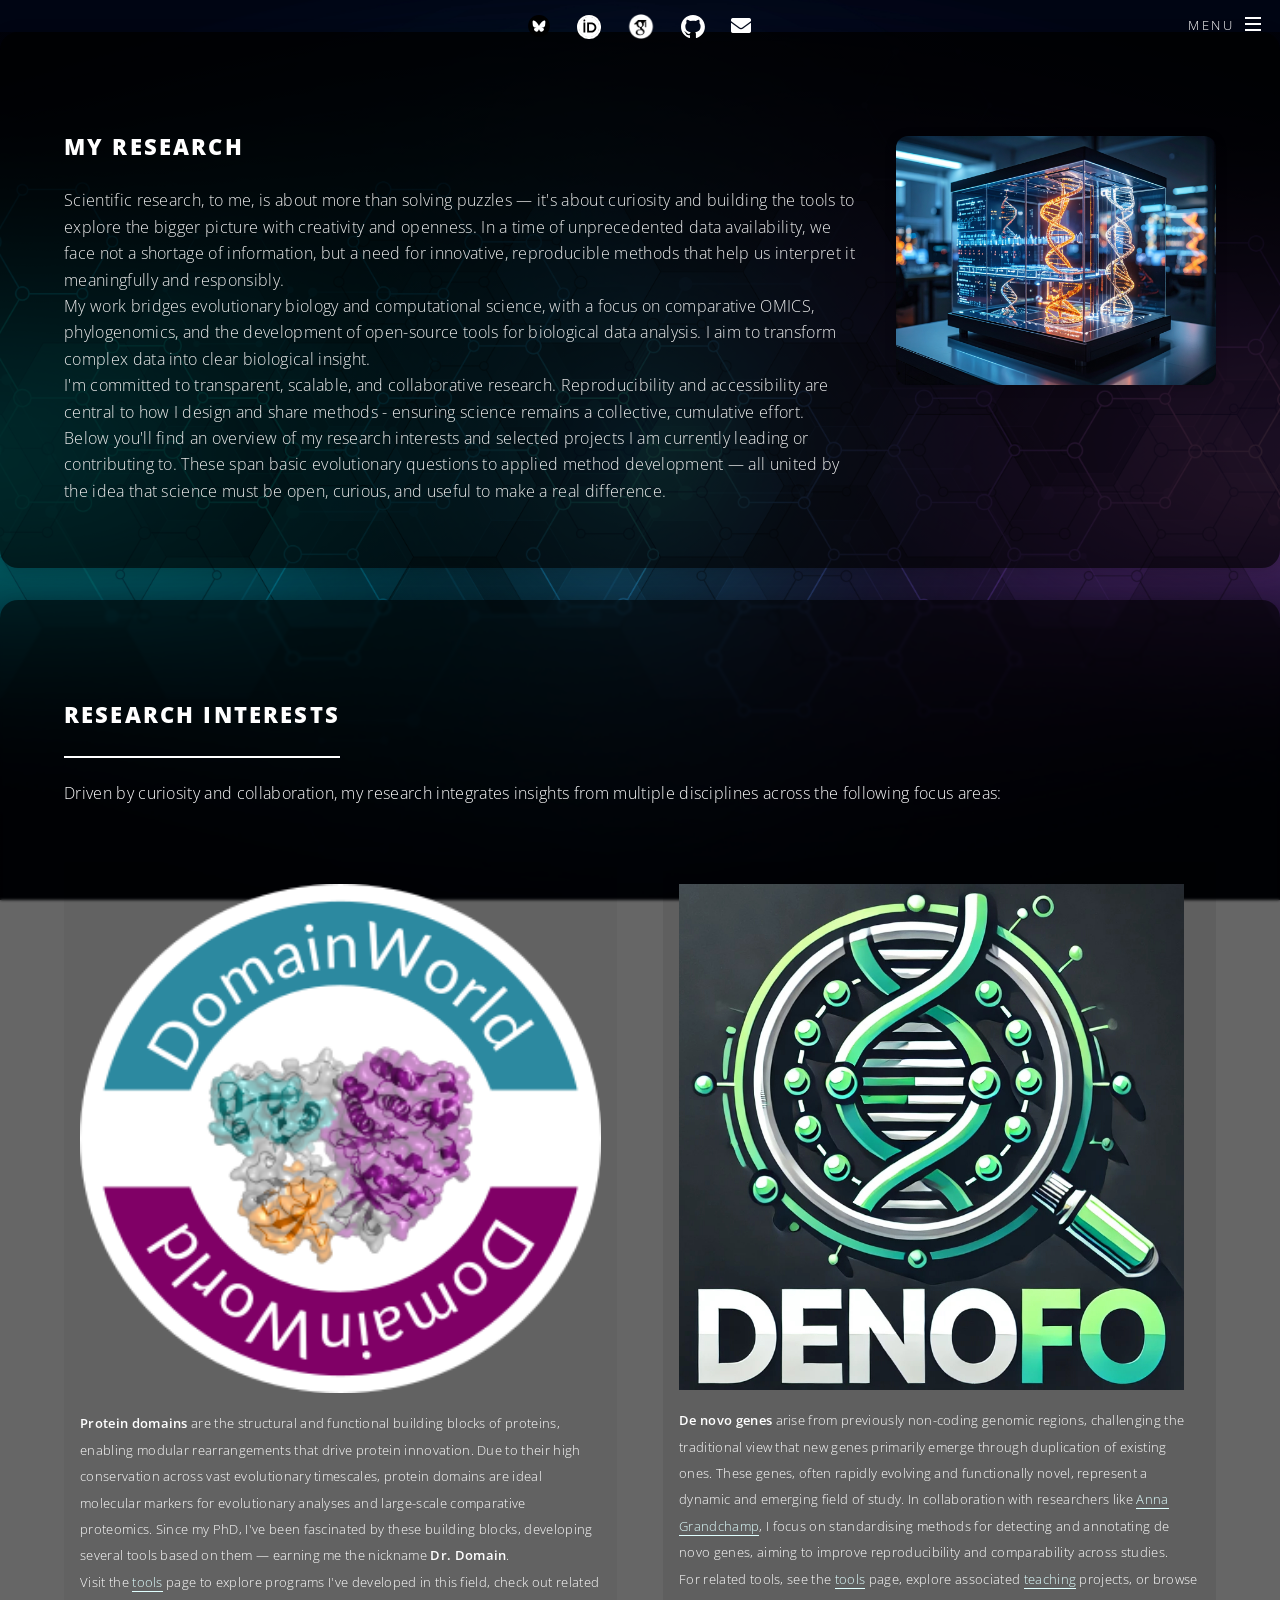
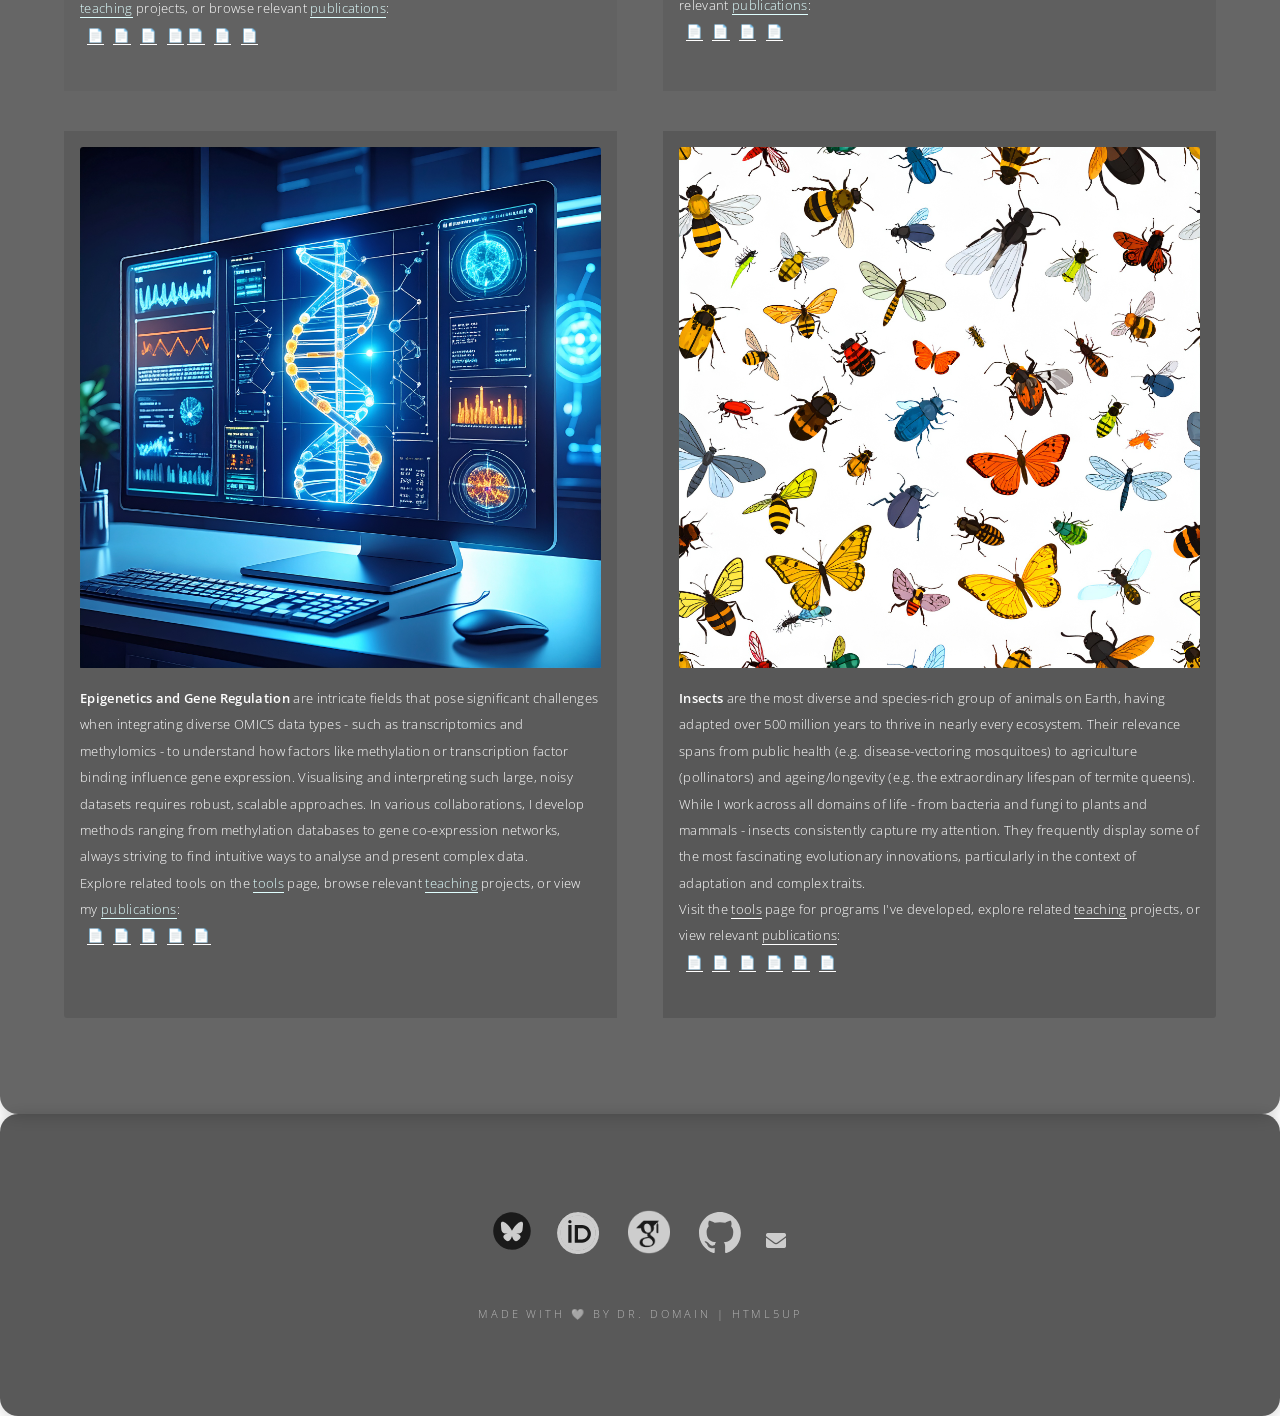
<file: research.html>
<!DOCTYPE HTML>
<html>

<head>
    <title>Research - Elias Dohmen</title>
    <meta charset="utf-8" />
    <meta name="viewport" content="width=device-width, initial-scale=1, user-scalable=no" />
    <link rel="stylesheet" href="assets/css/main.css" />
    <noscript>
        <link rel="stylesheet" href="assets/css/noscript.css" />
    </noscript>
    <link rel="icon" sizes="any" type="image/svg+xml" href="/images/logos/fav.svg">
    <link rel="alternate icon" type="image/png" href="fav.png">
</head>

<body class="landing is-preload"
    style="background: url('images/banner.jpg') no-repeat center center fixed; background-size: cover;">
    <div id="page-wrapper">
        <header id="header" class="alt">
            <h1><a href="index.html">Elias Dohmen</a></h1>
            <nav id="nav">
                <ul>
                    <li class="special">
                        <a href="#menu" class="menuToggle"><span>Menu</span></a>
                        <div id="menu">
                            <ul>
                                <li><a href="index.html">Home</a></li>
                                <li><a href="aboutme.html">About Me</a></li>
                                <li><a href="research.html">My Research</a></li>
                                <li><a href="tools.html">Tools</a></li>
                                <li><a href="sciencecomm.html">Science Communication</a></li>
                                <li><a href="teaching.html">Teaching</a></li>
                                <li><a href="publications.html">Publications</a></li>
                            </ul>
                        </div>
                    </li>
                </ul>
            </nav>
            <div class="header-icons" style="margin-top:8px; text-align:center;">
                <ul class="icons" style="margin:0; padding:0; display:inline-block;">
                    <li style="display:inline-block; margin-right:6px;">
                        <a href="https://bsky.app/profile/drdomain.bsky.social" target="_blank" class="icon">
                            <img src="images/logos/bluesky.svg" style="width:22px;position:relative;top:-2px;"
                                alt="Bluesky" />
                            <span class="label">Bluesky</span>
                        </a>
                    </li>
                    <li style="display:inline-block; margin-right:6px;">
                        <a href="https://orcid.org/0000-0002-7203-2314" target="_blank" class="icon">
                            <img src="images/logos/orcid.svg" style="width:24px;" alt="ORCiD" />
                            <span class="label">ORCiD</span>
                        </a>
                    </li>
                    <li style="display:inline-block; margin-right:6px;">
                        <a href="https://scholar.google.com/citations?hl=en&user=O5XMvskAAAAJ" target="_blank"
                            class="icon">
                            <img src="images/logos/google-scholar.png" style="width:28px;" alt="Google Scholar" />
                            <span class="label">Google scholar</span>
                        </a>
                    </li>
                    <li style="display:inline-block;">
                        <a href="https://github.com/EDohmen" target="_blank" class="icon">
                            <img src="images/logos/github-mark-white.svg" style="width:24px;position:relative;top:-1px;"
                                alt="GitHub" />
                            <span class="label">GitHub</span>
                        </a>
                    </li>
                    <li style="display:inline-block; margin-left:6px;">
                        <a href="mailto:e.dohmen@uni-muenster.de" class="icon solid fa-envelope"
                            style="font-size:20px;" title="e.dohmen@uni-muenster.de">
                            <span class="label">Email</span>
                        </a>
                    </li>
                </ul>
            </div>
        </header>
        <section id="research-intro" class="wrapper style2 special"
            style="background: rgba(0,0,0,0.65); border-radius: 18px; box-shadow: 0 2px 16px 0 rgba(0,0,0,0.18); margin-top: 32px; margin-bottom: 32px;">
            <div class="inner" style="display: flex; flex-wrap: wrap; align-items: flex-start; gap: 32px;">
                <div style="flex: 2 1 350px; min-width: 260px;">
                    <header>
                        <h2>My Research</h2>
                    </header>
                    <p style="color:#eee; max-width: 800px; margin: 0 auto; text-align: left;">
                        Scientific research, to me, is about more than solving puzzles — it's about curiosity and
                        building the tools to explore the bigger picture with creativity and openness.
                        In a time of unprecedented data availability, we face not a shortage of information, but a need
                        for innovative, reproducible methods that help us interpret it meaningfully and responsibly.
                    </p>
                    <p style="color:#eee; max-width: 800px; margin: 0 auto; text-align: left;">
                        My work bridges evolutionary biology and computational science, with a focus on comparative
                        OMICS, phylogenomics, and the development of open-source tools for biological data analysis.
                        I aim to transform complex data into clear biological insight.
                    </p>
                    <p style="color:#eee; max-width: 800px; margin: 0 auto; text-align: left;">
                        I'm committed to transparent, scalable, and collaborative research. Reproducibility and
                        accessibility are central to how I design and share methods - ensuring science remains a
                        collective, cumulative effort.
                    </p>
                    <p style="color:#eee; max-width: 800px; margin: 0 auto; text-align: left;">
                        Below you'll find an overview of my research interests and selected projects I am currently
                        leading or contributing to. These span basic evolutionary questions to applied method
                        development — all
                        united by the idea that science must be open, curious, and useful to make a real difference.
                    </p>
                </div>
                <div style="flex: 1 1 220px; min-width: 180px; max-width: 320px; align-self: flex-start;">
                    <img src="images/press/methylation_DNA.jpg" alt="Epigenetics DNA methylation"
                        style="width:100%; border-radius: 12px; box-shadow: 0 2px 12px 0 rgba(0,0,0,0.18); margin-top: 8px;" />
                </div>
            </div>
        </section>
        <section id="tools" class="wrapper style2 special"
            style="background: rgba(0,0,0,0.60); border-radius: 18px; box-shadow: 0 2px 16px 0 rgba(0,0,0,0.18); backdrop-filter: blur(1.5px);">
            <div class="inner">
                <header class="major">
                    <h2>Research Interests</h2>
                    <p>Driven by curiosity and collaboration, my research integrates insights from multiple disciplines
                        across the following focus areas:</p>
                </header>
                <ul class="features" style="display: flex; flex-wrap: wrap; gap: 40px 4%; justify-content: center;">
                    <li class="icon" style="flex: 1 1 48%; max-width: 48%; min-width: 380px;">
                        <!-- Protein Domains -->
                        <img class="image center" style="width:100%;padding-bottom:10px;padding-top:6px;"
                            src="images/logos/domainworld.png" alt="DomainWorld" />
                        <p style="font-size:smaller;">
                            <strong>Protein domains</strong>
                            are the structural and functional building blocks of proteins, enabling modular
                            rearrangements that drive protein innovation.
                            Due to their high conservation across vast evolutionary timescales, protein domains are
                            ideal molecular markers for evolutionary analyses and large-scale comparative proteomics.
                            Since my PhD, I've been fascinated by these building blocks, developing several tools based
                            on them — earning me the nickname <strong>Dr. Domain</strong>.<br />
                            Visit the <a href="tools.html" style="color:lightcyan">tools</a> page to explore programs
                            I've developed in this
                            field, check out related <a href="teaching.html" style="color:lightcyan">teaching</a>
                            projects, or browse relevant
                            <a href="publications.html" style="color:lightcyan">publications</a>:<br />
                            <span style="display:inline-block; margin-left:0.5em;">
                                <a href="https://doi.org/10.1186/s12862-020-1591-0" target="_blank"
                                    title="The modular nature of protein evolution: Domain rearrangement rates across eukaryotic life"
                                    style="margin-right:6px;">📄</a>
                                <a href="https://doi.org/10.1093/bioinformatics/btw231" target="_blank"
                                    title="DOGMA: domain-based transcriptome and proteome quality assessment"
                                    style="margin-right:6px;">📄</a>
                                <a href="https://doi.org/10.1186/s13059-019-1925-7" target="_blank"
                                    title="Gene content evolution in the arthropods" style="margin-right:6px;">📄</a>
                                <a href="http://dx.doi.org/10.13140/RG.2.2.14518.20807" target="_blank"
                                    title="Protein Domains as Molecular Markers for Large Scale Sequence Analysis">📄</a>
                                <a href="https://doi.org/10.1093/jeb/voae047" target="_blank"
                                    title="Major changes in domain arrangements are associated with the evolution of termites"
                                    style="margin-right:6px;">📄</a>
                                <a href="https://doi.org/10.1007/978-1-0716-3838-5_16" target="_blank"
                                    title="Comparative Evolutionary Genomics in Insects"
                                    style="margin-right:6px;">📄</a>
                                <a href="https://doi.org/10.1093/nar/gkz366" target="_blank"
                                    title="DOGMA: a web server for proteome and transcriptome quality assessment"
                                    style="margin-right:6px;">📄</a>
                            </span>
                        </p>
                    </li>
                    <!-- De novo genes -->
                    <li class="icon" style="flex: 1 1 48%; max-width: 48%; min-width: 380px;">
                        <img class="image center" style="width:97%;padding-bottom:10px;padding-top:6px;"
                            src="images/tools/denofo-logo.jpg" alt="" />
                        <p style="font-size:smaller;">
                            <strong>De novo genes</strong>
                            arise from previously non-coding genomic regions, challenging the traditional view that new
                            genes primarily emerge through duplication of existing ones.
                            These genes, often rapidly evolving and functionally novel, represent a dynamic and emerging
                            field of study.
                            In collaboration with researchers like <a href="https://orcid.org/0000-0003-3018-3138"
                                style="color:lightcyan">Anna Grandchamp</a>,
                            I focus on standardising methods for detecting and annotating de novo genes, aiming to
                            improve reproducibility and comparability across studies.<br />
                            For related tools, see the <a href="tools.html" style="color:lightcyan">tools</a> page,
                            explore associated <a href="teaching.html" style="color:lightcyan">teaching</a> projects, or
                            browse relevant <a href="publications.html" style="color:lightcyan">publications</a>:<br />
                            <span style="display:inline-block; margin-left:0.5em;">
                                <a href="https://doi.org/10.1101/2025.03.31.644673" target="_blank"
                                    title="DeNoFo: a file format and toolkit for standardised, comparable de novo gene annotation"
                                    style="margin-right:6px;">📄</a>
                                <a href="https://doi.org/10.32942/X2DP88" target="_blank"
                                    title="De Novo Gene Emergence: Summary, Classification, and Challenges of Current Methods"
                                    style="margin-right:6px;">📄</a>
                                <a href="https://doi.org/10.3390/genes13020284" target="_blank"
                                    title="New Genomic Signals Underlying the Emergence of Human Proto-Genes"
                                    style="margin-right:6px;">📄</a>
                                <a href="https://doi.org/10.1101/2025.06.10.658796" target="_blank"
                                    title="Detect de novo expressed ORFs in transcriptomes with DESwoMAN"
                                    style="margin-right:6px;">📄</a>
                            </span>
                        </p>
                    </li>
                    <!-- Epigenetics and Gene Regulation -->
                    <li class="icon" style="flex: 1 1 48%; max-width: 48%; min-width: 380px;">
                        <img class="image center" style="width:100%;padding-bottom:10px;"
                            src="images/press/comp_omics_integration.jpg" alt="epigenetics" />
                        <p style="font-size:smaller;">
                            <strong>Epigenetics and Gene Regulation</strong>
                            are intricate fields that pose significant challenges when integrating diverse OMICS data
                            types - such as transcriptomics and methylomics - to understand how factors like methylation
                            or transcription factor binding influence gene expression.
                            Visualising and interpreting such large, noisy datasets requires robust, scalable
                            approaches.
                            In various collaborations, I develop methods ranging from methylation databases to
                            gene co-expression networks, always striving to find intuitive ways to analyse and present
                            complex data.<br />
                            Explore related tools on the <a href="tools.html" style="color:lightcyan">tools</a> page,
                            browse relevant <a href="teaching.html" style="color:lightcyan">teaching</a> projects, or
                            view my <a href="publications.html" style="color:lightcyan">publications</a>:<br />
                            <span style="display:inline-block; margin-left:0.5em;">
                                <a href="https://doi.org/10.1098/rsob.220047" target="_blank"
                                    title="Complex regulatory role of DNA methylation in caste- and age-specific expression of a termite"
                                    style="margin-right:6px;">📄</a>
                                <a href="https://doi.org/10.1101/2024.11.25.625201" target="_blank"
                                    title="Reduced regulatory complexity associated with the evolutionary transition to sociality from cockroaches to termites despite evolutionary parallels with Hymenoptera"
                                    style="margin-right:6px;">📄</a>
                                <a href="https://doi.org/10.1007/978-1-0716-3838-5_16" target="_blank"
                                    title="Comparative Evolutionary Genomics in Insects"
                                    style="margin-right:6px;">📄</a>
                                <a href="https://doi.org/10.1186/s13059-019-1925-7" target="_blank"
                                    title="Gene content evolution in the arthropods" style="margin-right:6px;">📄</a>
                                <a href="https://doi.org/10.1111/boc.201600017" target="_blank"
                                    title="Reactive oxygen species (ROS) and the heat stress response of Daphnia pulex: ROS-mediated activation of hypoxia-inducible factor 1 (HIF-1) and heat shock factor 1 (HSF-1) and the clustered expression of stress genes"
                                    style="margin-right:6px;">📄</a>
                            </span>
                        </p>
                    </li>
                    <!-- Insects -->
                    <li class="icon" style="flex: 1 1 48%; max-width: 48%; min-width: 380px;">
                        <img class="image center" style="width:100%;padding-bottom:10px;" src="images/press/insects.jpg"
                            alt="insects" />
                        <p style="font-size:smaller;">
                            <strong>Insects</strong>
                            are the most diverse and species-rich group of animals on Earth, having adapted over 500
                            million years to thrive in nearly every ecosystem.
                            Their relevance spans from public health (e.g. disease-vectoring mosquitoes) to agriculture
                            (pollinators) and ageing/longevity (e.g. the extraordinary lifespan of termite queens).
                            While I work across all domains of life - from bacteria and fungi to plants and
                            mammals - insects consistently capture my attention.
                            They frequently display some of the most fascinating evolutionary innovations, particularly
                            in the context of adaptation and complex traits.<br />
                            Visit the <a href="tools.html">tools</a> page for programs I've developed, explore related
                            <a href="teaching.html">teaching</a> projects, or view relevant <a
                                href="publications.html">publications</a>:<br />
                            <span style="display:inline-block; margin-left:0.5em;">
                                <a href="https://doi.org/10.1186/s13059-019-1925-7" target="_blank"
                                    title="Gene content evolution in the arthropods" style="margin-right:6px;">📄</a>
                                <a href="https://doi.org/10.1007/978-1-0716-3838-5_16" target="_blank"
                                    title="Comparative Evolutionary Genomics in Insects"
                                    style="margin-right:6px;">📄</a>
                                <a href="https://doi.org/10.1093/jeb/voae047" target="_blank"
                                    title="Major changes in domain arrangements are associated with the evolution of termites"
                                    style="margin-right:6px;">📄</a>
                                <a href="https://doi.org/10.1098/rsob.220047" target="_blank"
                                    title="Complex regulatory role of DNA methylation in caste- and age-specific expression of a termite"
                                    style="margin-right:6px;">📄</a>
                                <a href="https://doi.org/10.1101/2024.11.25.625201" target="_blank"
                                    title="Reduced regulatory complexity associated with the evolutionary transition to sociality from cockroaches to termites despite evolutionary parallels with Hymenoptera"
                                    style="margin-right:6px;">📄</a>
                                <a href="https://doi.org/10.1186/s12862-020-1591-0" target="_blank"
                                    title="The modular nature of protein evolution: Domain rearrangement rates across eukaryotic life"
                                    style="margin-right:6px;">📄</a>
                            </span>
                        </p>
                    </li>
                </ul>
            </div>
        </section>

        <footer id="footer"
            style="background: rgba(0,0,0,0.65); border-radius: 18px; box-shadow: 0 2px 16px 0 rgba(0,0,0,0.18);">
            <ul class="icons">
                <li><a href="https://bsky.app/profile/drdomain.bsky.social" target="_blank" class="icon"><img
                            src="images/logos/bluesky.svg" style="width:38px;position:relative;top:-4px;" /><span
                            class="label">Bluesky</span></a></li>
                <li><a href="https://orcid.org/0000-0002-7203-2314" target="_blank" class="icon"><img
                            src="images/logos/orcid.svg" style="width:42px;" /><span class="label">ORCiD</span></a></li>
                <li><a href="https://scholar.google.com/citations?hl=en&user=O5XMvskAAAAJ" target="_blank"
                        class="icon"><img src="images/logos/google-scholar.png" style="width:50px;" /><span
                            class="label">Google scholar</span></a></li>
                <li><a href="https://github.com/EDohmen" target="_blank" class="icon"><img
                            src="images/logos/github-mark-white.svg"
                            style="width:42px;position:relative;top:-1px;" /><span class="label">GitHub</span></a></li>
                <li><a href="mailto:e.dohmen@uni-muenster.de" class="icon solid fa-envelope"
                        title="e.dohmen@uni-muenster.de"><span class="label">Email</span></a></li>
            </ul>
            <ul class="copyright">
                <li style="font-size:smaller;opacity:0.8;">Made with 🤍 by Dr. Domain | <a href="https://html5up.net"
                        target="_blank" style="border:none;;">HTML5UP</a></li><br />
            </ul>
        </footer>
    </div>
    <script src="assets/js/jquery.min.js"></script>
    <script src="assets/js/jquery.scrollex.min.js"></script>
    <script src="assets/js/jquery.scrolly.min.js"></script>
    <script src="assets/js/browser.min.js"></script>
    <script src="assets/js/breakpoints.min.js"></script>
    <script src="assets/js/util.js"></script>
    <script src="assets/js/main.js"></script>
</body>

</html>
</file>
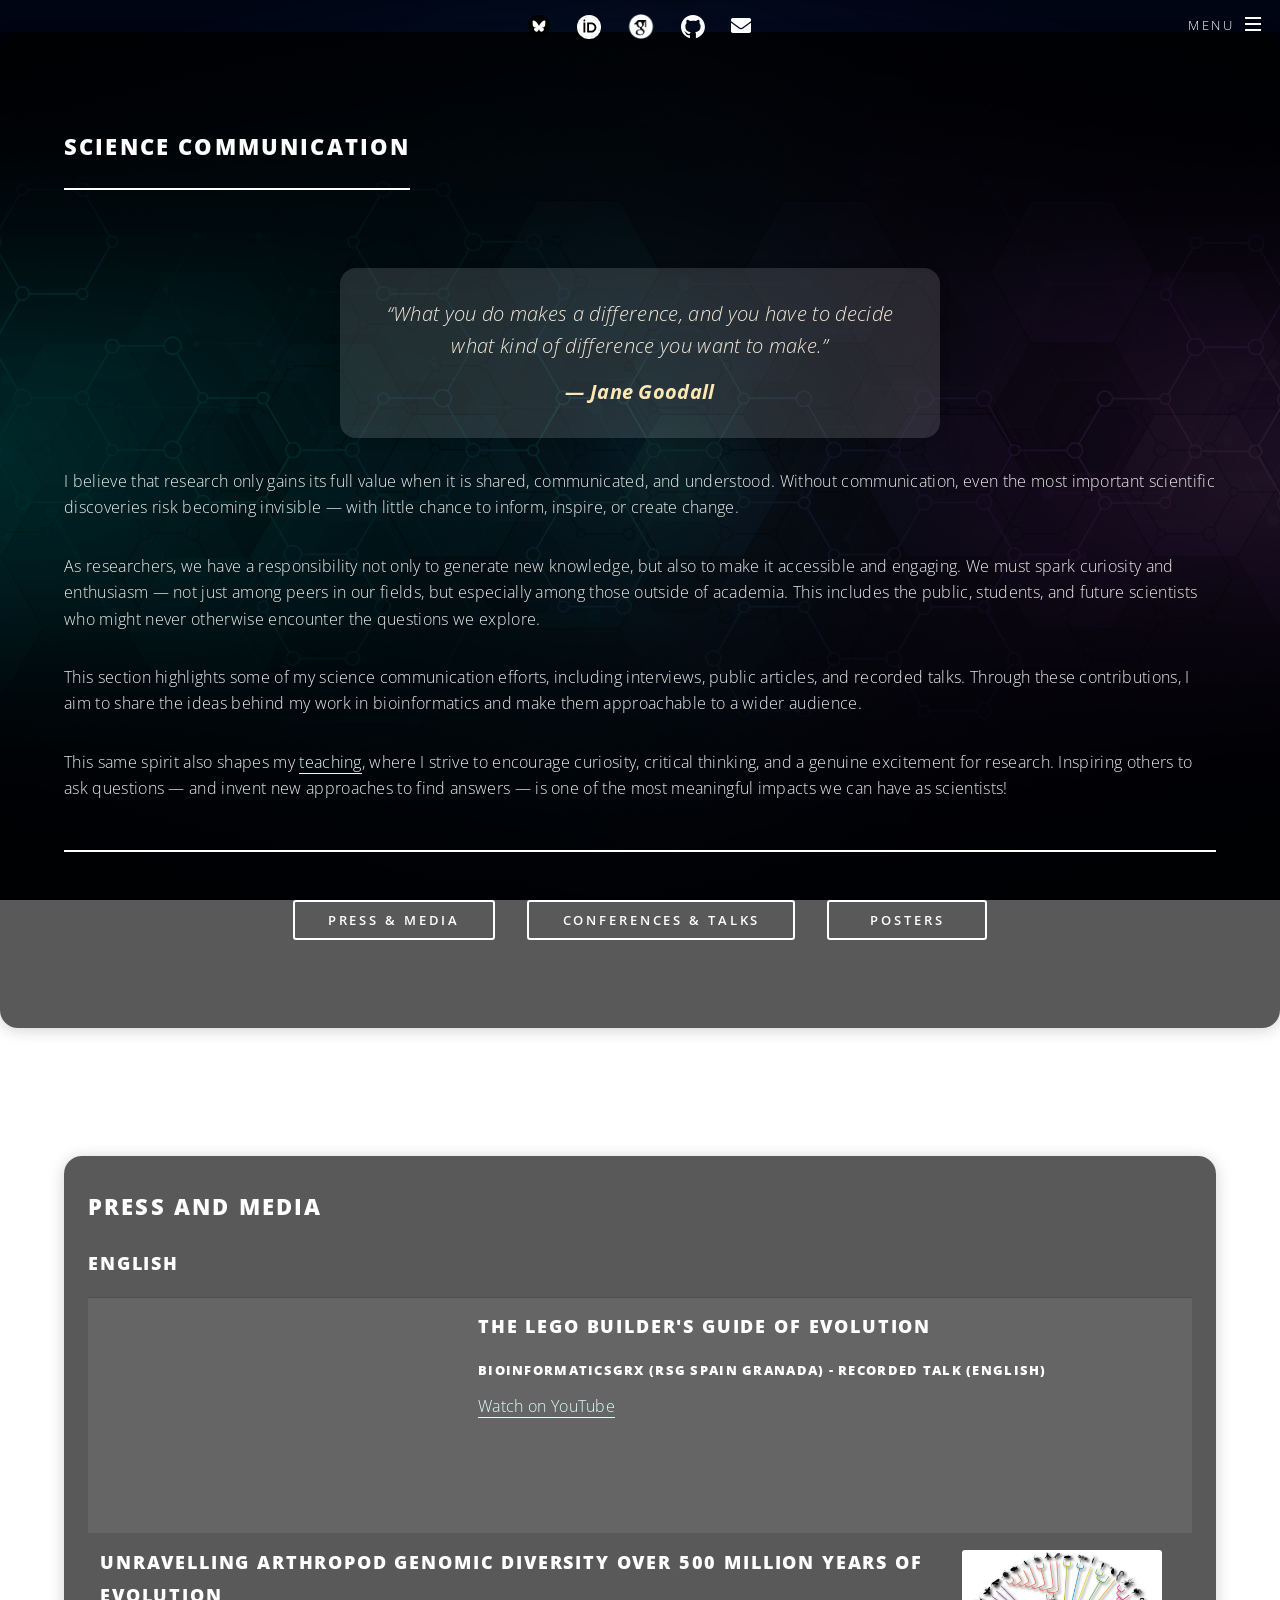
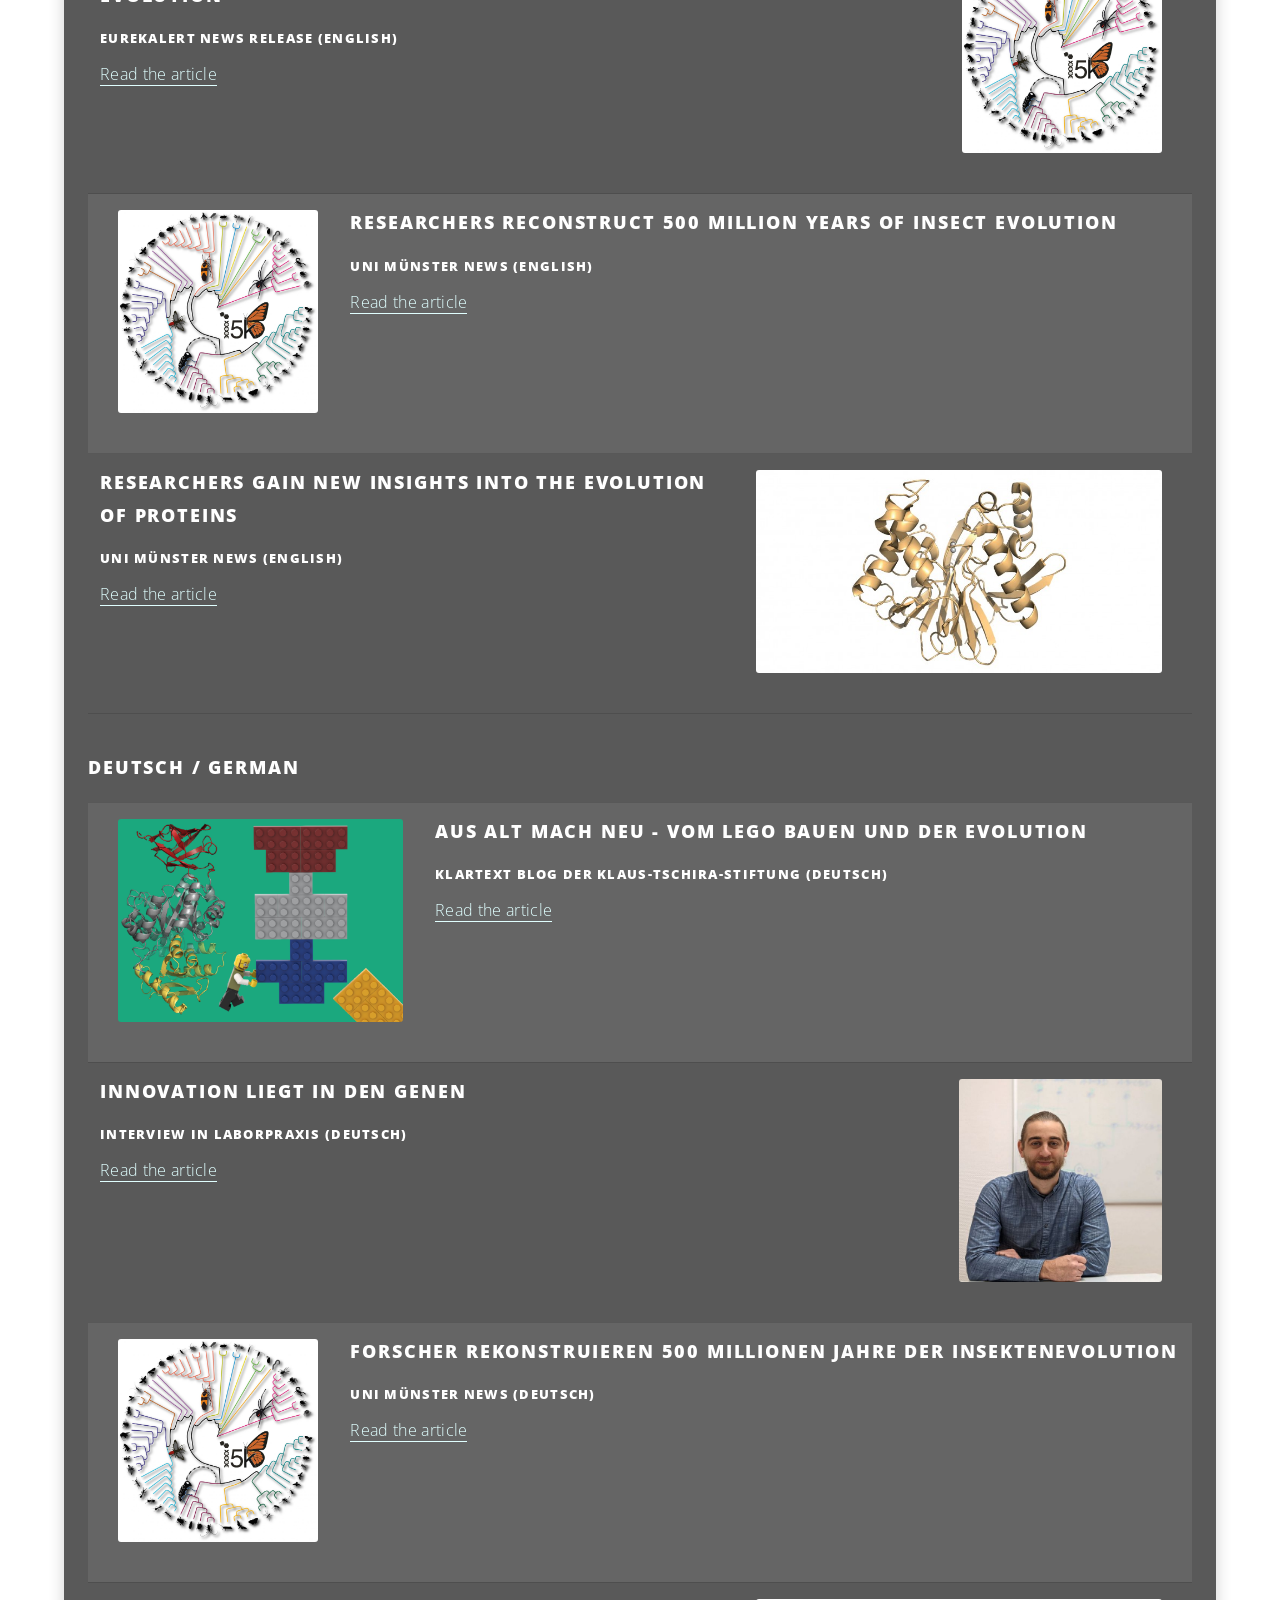
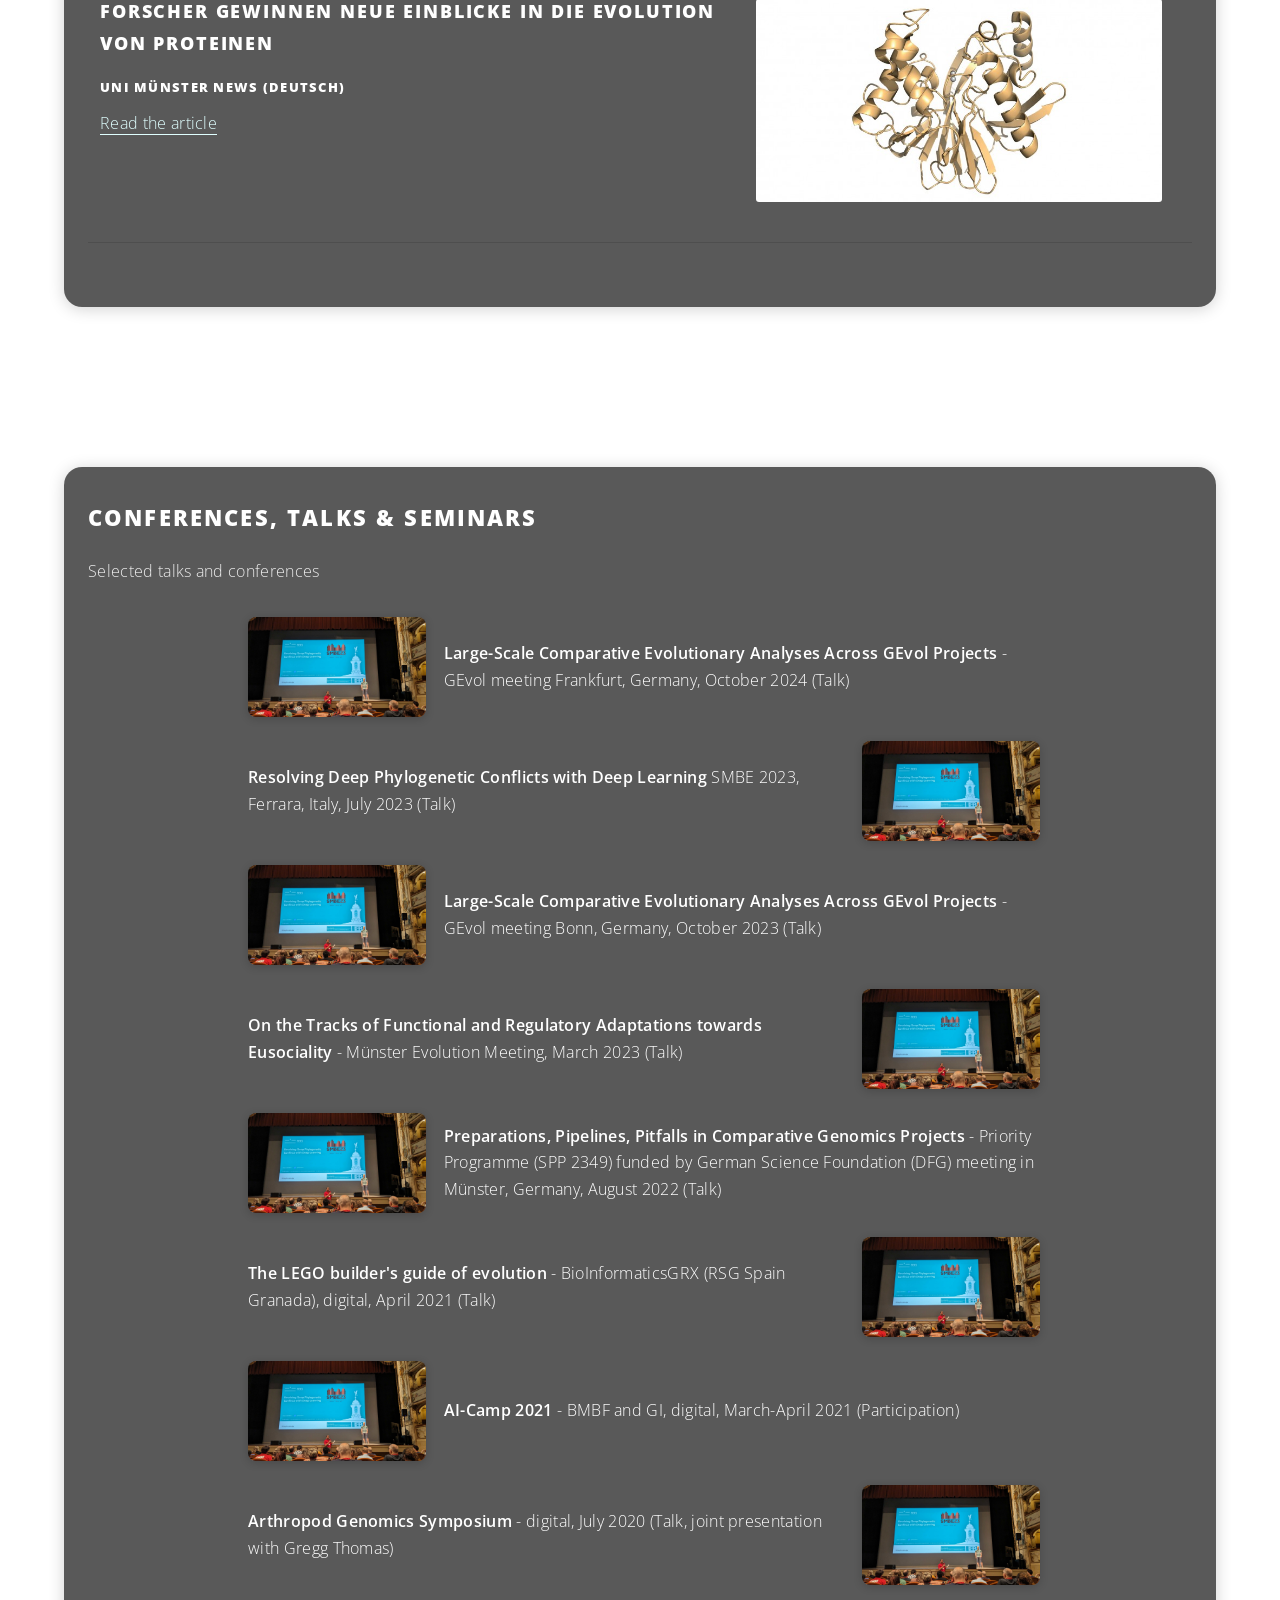
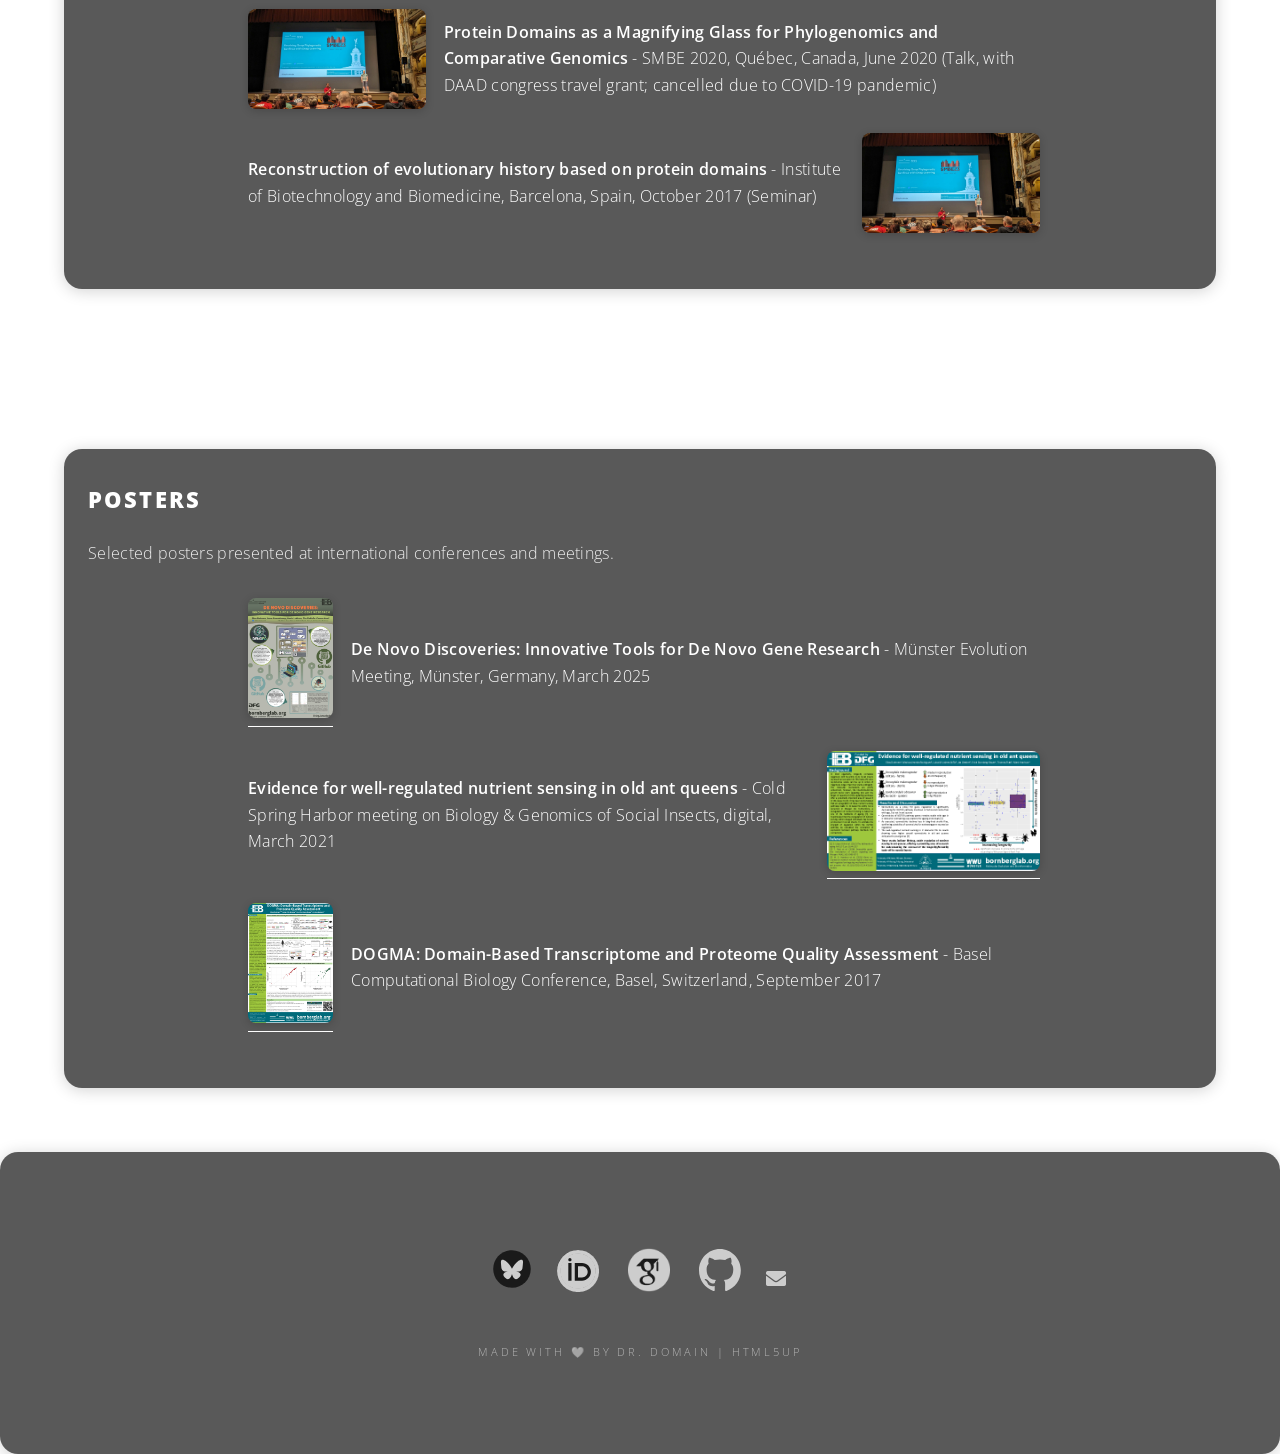
<file: sciencecomm.html>
<!DOCTYPE HTML>
<html>

<head>
    <title>Science Communication - Elias Dohmen</title>
    <meta charset="utf-8" />
    <meta name="viewport" content="width=device-width, initial-scale=1, user-scalable=no" />
    <link rel="stylesheet" href="assets/css/main.css" />
    <noscript>
        <link rel="stylesheet" href="assets/css/noscript.css" />
    </noscript>
    <link rel="icon" sizes="any" type="image/svg+xml" href="/images/logos/fav.svg">
    <link rel="alternate icon" type="image/png" href="fav.png">
</head>

<body class="landing is-preload"
    style="background: url('images/banner.jpg') no-repeat center center fixed; background-size: cover;">
    <div id="page-wrapper">
        <header id="header" class="alt">
            <h1><a href="index.html">Elias Dohmen</a></h1>
            <nav id="nav">
                <ul>
                    <li class="special">
                        <a href="#menu" class="menuToggle"><span>Menu</span></a>
                        <div id="menu">
                            <ul>
                                <li><a href="index.html">Home</a></li>
                                <li><a href="aboutme.html">About Me</a></li>
                                <li><a href="research.html">My Research</a></li>
                                <li><a href="tools.html">Tools</a></li>
                                <li><a href="sciencecomm.html">Science Communication</a></li>
                                <li><a href="teaching.html">Teaching</a></li>
                                <li><a href="publications.html">Publications</a></li>
                            </ul>
                        </div>
                    </li>
                </ul>
            </nav>
            <div class="header-icons" style="margin-top:8px; text-align:center;">
                <ul class="icons" style="margin:0; padding:0; display:inline-block;">
                    <li style="display:inline-block; margin-right:6px;">
                        <a href="https://bsky.app/profile/drdomain.bsky.social" target="_blank" class="icon">
                            <img src="images/logos/bluesky.svg" style="width:22px;position:relative;top:-2px;"
                                alt="Bluesky" />
                            <span class="label">Bluesky</span>
                        </a>
                    </li>
                    <li style="display:inline-block; margin-right:6px;">
                        <a href="https://orcid.org/0000-0002-7203-2314" target="_blank" class="icon">
                            <img src="images/logos/orcid.svg" style="width:24px;" alt="ORCiD" />
                            <span class="label">ORCiD</span>
                        </a>
                    </li>
                    <li style="display:inline-block; margin-right:6px;">
                        <a href="https://scholar.google.com/citations?hl=en&user=O5XMvskAAAAJ" target="_blank"
                            class="icon">
                            <img src="images/logos/google-scholar.png" style="width:28px;" alt="Google Scholar" />
                            <span class="label">Google scholar</span>
                        </a>
                    </li>
                    <li style="display:inline-block;">
                        <a href="https://github.com/EDohmen" target="_blank" class="icon">
                            <img src="images/logos/github-mark-white.svg" style="width:24px;position:relative;top:-1px;"
                                alt="GitHub" />
                            <span class="label">GitHub</span>
                        </a>
                    </li>
                    <li style="display:inline-block; margin-left:6px;">
                        <a href="mailto:e.dohmen@uni-muenster.de" class="icon solid fa-envelope"
                            style="font-size:20px;" title="e.dohmen@uni-muenster.de">
                            <span class="label">Email</span>
                        </a>
                    </li>
                </ul>
            </div>
        </header>
        <section id="sciencecomm" class="wrapper style2 special"
            style="background: rgba(0,0,0,0.65); border-radius: 18px; box-shadow: 0 2px 16px 0 rgba(0,0,0,0.18); margin-top: 32px; margin-bottom: 32px;">
            <div class="inner">
                <header class="major">
                    <h2>Science Communication</h2>
                </header>
                <blockquote style="
                    font-style: italic;
                    color: #f5e9d6;
                    border-left: none;
                    border-radius: 16px;
                    background: rgba(255,255,255,0.13);
                    box-shadow: 0 2px 12px 0 rgba(0,0,0,0.10);
                    padding: 1.5em 2em;
                    margin: 0 auto 1.5em auto;
                    max-width: 600px;
                    text-align: center;
                    font-size: 1.25em;
                    line-height: 1.6;
                ">
                    “What you do makes a difference, and you have to decide what kind of difference you want to
                    make.”<br>
                    <span style="display:block; margin-top:0.7em; font-size:1em; color:#ffe7b3; font-weight:bold;">—
                        Jane Goodall</span>
                </blockquote>
                <p style="color:#eee;">
                    I believe that research only gains its full value when it is shared, communicated, and understood.
                    Without communication, even the most important scientific discoveries risk becoming invisible — with
                    little chance to inform, inspire, or create change.
                </p>
                <p style="color:#eee;">
                    As researchers, we have a responsibility not only to generate new knowledge, but also to make it
                    accessible and engaging. We must spark curiosity and enthusiasm — not just among peers in our
                    fields, but especially among those outside of academia. This includes the public, students, and
                    future scientists who might never otherwise encounter the questions we explore.
                </p>
                <p style="color:#eee;">
                    This section highlights some of my science communication efforts, including interviews, public
                    articles, and recorded talks. Through these contributions, I aim to share the ideas behind my work
                    in bioinformatics and make them approachable to a wider audience.
                </p>
                <p style="color:#eee;">
                    This same spirit also shapes my <a href="teaching.html" style="color:lightcyan">teaching</a>, where
                    I strive to encourage
                    curiosity, critical thinking, and a genuine excitement for research. Inspiring others
                    to ask questions — and invent new approaches to find answers — is one of the most meaningful impacts
                    we can have as scientists!
                </p>
                <hr>
                <div style="display: flex; justify-content: center; gap: 2em; margin-bottom: 1.5em;">
                    <a href="#pressmedia" class="button special small" style="min-width: 160px;">Press & Media</a>
                    <a href="#conferences" class="button special small" style="min-width: 160px;">Conferences &
                        Talks</a>
                    <a href="#posters" class="button special small" style="min-width: 160px;">Posters</a>
                </div>
            </div>
        </section>
        <section id="pressmedia" class="wrapper style3 special" style="background: transparent;">
            <div class="inner"
                style="background: rgba(0,0,0,0.65); border-radius: 18px; box-shadow: 0 2px 16px 0 rgba(0,0,0,0.18); padding: 2em 1.5em;">
                <header>
                    <h2>Press and Media</h2>
                </header>
                <h3 style="color:#fff;">English</h3>
                <table>
                    <tr>
                        <td>
                            <section style="text-align: left">
                                <iframe width="360" height="203" src="https://www.youtube.com/embed/SPSCefSbx1U"
                                    title="The LEGO builder's guide of evolution | BioInformaticsGRX (RSG Spain Granada)"
                                    frameborder="0" allowfullscreen
                                    style="float:left; margin-right:18px; margin-bottom:8px;"></iframe>
                                <h3>The LEGO builder's guide of evolution</h3>
                                <h5>BioInformaticsGRX (RSG Spain Granada) - Recorded Talk (English)</h5>
                                <p>
                                    <a href="https://www.youtube.com/watch?v=SPSCefSbx1U" target="_blank"
                                        style="color:lightcyan">Watch on
                                        YouTube</a>
                                </p>
                            </section>
                        </td>
                    </tr>
                    <tr>
                        <td>
                            <section style="text-align: left">
                                <img class="image right" style="height:203px;width:auto;margin-right:18px;"
                                    src="images/press/arthropod_evolution.jpg" alt="Arthropod Evolution" />
                                <h3>Unravelling arthropod genomic diversity over 500 million years of evolution
                                </h3>
                                <h5>Eurekalert News Release (English)</h5>
                                <p>
                                    <a href="https://www.eurekalert.org/news-releases/833478" target="_blank"
                                        style="color:lightcyan">Read the
                                        article</a>
                                </p>
                            </section>
                        </td>
                    </tr>
                    <tr>
                        <td>
                            <section style="text-align: left">
                                <img class="image left" style="height:203px;width:auto;margin-left:18px;"
                                    src="images/press/arthropod_evolution.jpg" alt="Insect Evolution" />
                                <h3>Researchers reconstruct 500 million years of insect evolution</h3>
                                <h5>Uni Münster News (English)</h5>
                                <p>
                                    <a href="https://www.uni-muenster.de/news/view.php?cmdid=10785&lang=en"
                                        target="_blank" style="color:lightcyan">Read the article</a>
                                </p>
                            </section>
                        </td>
                    </tr>
                    <tr>
                        <td>
                            <section style="text-align: left">
                                <img class="image right" style="height:203px;width:auto;margin-right:18px;"
                                    src="images/press/protein_evolution.jpg" alt="Protein Evolution" />
                                <h3>Researchers gain new insights into the evolution of proteins</h3>
                                <h5>Uni Münster News (English)</h5>
                                <p>
                                    <a href="https://www.uni-muenster.de/news/view.php?cmdid=10589&lang=en"
                                        target="_blank" style="color:lightcyan">Read the article</a>
                                </p>
                            </section>
                        </td>
                    </tr>
                </table>
                <h3 style="color:#fff; margin-top:2em;">Deutsch / German</h3>
                <table>
                    <tr>
                        <td>
                            <section style="text-align: left">
                                <img class="image left" style="height:203px;width:auto;margin-left:18px;"
                                    src="images/lego_prot_doms.jpg" alt="Lego Evolution Blog" />
                                <h3>Aus Alt mach Neu - Vom Lego Bauen und der Evolution</h3>
                                <h5>KlarText Blog der Klaus-Tschira-Stiftung (Deutsch)</h5>
                                <p>
                                    <a href="https://scilogs.spektrum.de/klartext/aus-alt-mach-neu/" target="_blank"
                                        style="color:lightcyan">Read the article</a>
                                </p>
                            </section>
                        </td>
                    </tr>
                    <tr>
                        <td>
                            <section style="text-align: left">
                                <img class="image right" style="height:203px;width:auto;margin-right:18px;"
                                    src="images/press/laborpraxis_interview.jpg" alt="Laborpraxis Interview" />
                                <h3>Innovation liegt in den Genen</h3>
                                <h5>Interview in Laborpraxis (Deutsch)</h5>
                                <p>
                                    <a href="https://www.laborpraxis.vogel.de/innovation-liegt-in-den-genen-a-1081485/"
                                        target="_blank" style="color:lightcyan">Read the article</a>
                                </p>
                            </section>
                        </td>
                    </tr>
                    <tr>
                        <td>
                            <section style="text-align: left">
                                <img class="image left" style="height:203px;width:auto;margin-left:18px;"
                                    src="images/press/arthropod_evolution.jpg" alt="Insektenevolution" />
                                <h3>Forscher rekonstruieren 500 Millionen Jahre der Insektenevolution</h3>
                                <h5>Uni Münster News (Deutsch)</h5>
                                <p>
                                    <a href="https://www.uni-muenster.de/news/view.php?cmdid=10785&lang=de"
                                        target="_blank" style="color:lightcyan">Read the article</a>
                                </p>
                            </section>
                        </td>
                    </tr>
                    <tr>
                        <td>
                            <section style="text-align: left">
                                <img class="image right" style="height:203px;width:auto;margin-right:18px;"
                                    src="images/press/protein_evolution.jpg" alt="Protein Evolution" />
                                <h3>Forscher gewinnen neue Einblicke in die Evolution von Proteinen</h3>
                                <h5>Uni Münster News (Deutsch)</h5>
                                <p>
                                    <a href="https://www.uni-muenster.de/news/view.php?cmdid=10589&lang=de"
                                        target="_blank" style="color:lightcyan">Read the article</a>
                                </p>
                            </section>
                        </td>
                    </tr>
                </table>
            </div>
        </section>
        <section id="conferences" class="wrapper style3 special" style="background: transparent;">
            <div class="inner"
                style="background: rgba(0,0,0,0.65); border-radius: 18px; box-shadow: 0 2px 16px 0 rgba(0,0,0,0.18); padding: 2em 1.5em;">
                <header>
                    <h2>Conferences, Talks & Seminars</h2>
                </header>
                <p style="color:#eee;">
                    Selected talks and conferences
                </p>
                <ul style="color:#fff; text-align:left; max-width:800px; margin:0 auto; list-style:none; padding:0;">
                    <li style="display:flex; align-items:center; margin-bottom:1.5em;">
                        <img src="images/press/talk_ferrara.jpg" alt="Talk/Conference"
                            style="height:100px; width:auto; border-radius:8px; box-shadow:0 2px 8px rgba(0,0,0,0.18); margin-right:18px;">
                        <div>
                            <strong>Large-Scale Comparative Evolutionary Analyses Across GEvol Projects</strong> - GEvol
                            meeting Frankfurt, Germany, October 2024 (Talk)
                        </div>
                    </li>
                    <li style="display:flex; align-items:center; flex-direction:row-reverse; margin-bottom:1.5em;">
                        <img src="images/press/talk_ferrara.jpg" alt="Talk/Conference"
                            style="height:100px; width:auto; border-radius:8px; box-shadow:0 2px 8px rgba(0,0,0,0.18); margin-left:18px;">
                        <div>
                            <strong>Resolving Deep Phylogenetic Conflicts with Deep Learning</strong> SMBE 2023,
                            Ferrara, Italy, July 2023 (Talk)
                        </div>
                    </li>
                    <li style="display:flex; align-items:center; margin-bottom:1.5em;">
                        <img src="images/press/talk_ferrara.jpg" alt="Talk/Conference"
                            style="height:100px; width:auto; border-radius:8px; box-shadow:0 2px 8px rgba(0,0,0,0.18); margin-right:18px;">
                        <div>
                            <strong>Large-Scale Comparative Evolutionary Analyses Across GEvol Projects</strong> - GEvol
                            meeting Bonn, Germany, October 2023 (Talk)
                        </div>
                    </li>
                    <li style="display:flex; align-items:center; flex-direction:row-reverse; margin-bottom:1.5em;">
                        <img src="images/press/talk_ferrara.jpg" alt="Talk/Conference"
                            style="height:100px; width:auto; border-radius:8px; box-shadow:0 2px 8px rgba(0,0,0,0.18); margin-left:18px;">
                        <div>
                            <strong>On the Tracks of Functional and Regulatory Adaptations towards Eusociality</strong>
                            - Münster Evolution Meeting, March 2023 (Talk)
                        </div>
                    </li>
                    <li style="display:flex; align-items:center; margin-bottom:1.5em;">
                        <img src="images/press/talk_ferrara.jpg" alt="Talk/Conference"
                            style="height:100px; width:auto; border-radius:8px; box-shadow:0 2px 8px rgba(0,0,0,0.18); margin-right:18px;">
                        <div>
                            <strong>Preparations, Pipelines, Pitfalls in Comparative Genomics Projects</strong> -
                            Priority Programme (SPP 2349) funded by German Science Foundation (DFG) meeting in Münster,
                            Germany, August 2022 (Talk)
                        </div>
                    </li>
                    <li style="display:flex; align-items:center; flex-direction:row-reverse; margin-bottom:1.5em;">
                        <img src="images/press/talk_ferrara.jpg" alt="Talk/Conference"
                            style="height:100px; width:auto; border-radius:8px; box-shadow:0 2px 8px rgba(0,0,0,0.18); margin-left:18px;">
                        <div>
                            <strong>The LEGO builder's guide of evolution</strong> - BioInformaticsGRX (RSG Spain
                            Granada), digital, April 2021 (Talk)
                        </div>
                    </li>
                    <li style="display:flex; align-items:center; margin-bottom:1.5em;">
                        <img src="images/press/talk_ferrara.jpg" alt="Talk/Conference"
                            style="height:100px; width:auto; border-radius:8px; box-shadow:0 2px 8px rgba(0,0,0,0.18); margin-right:18px;">
                        <div>
                            <strong>AI-Camp 2021</strong> - BMBF and GI, digital, March-April 2021 (Participation)
                        </div>
                    </li>
                    <li style="display:flex; align-items:center; flex-direction:row-reverse; margin-bottom:1.5em;">
                        <img src="images/press/talk_ferrara.jpg" alt="Talk/Conference"
                            style="height:100px; width:auto; border-radius:8px; box-shadow:0 2px 8px rgba(0,0,0,0.18); margin-left:18px;">
                        <div>
                            <strong>Arthropod Genomics Symposium</strong> - digital, July 2020 (Talk, joint presentation
                            with Gregg Thomas)
                        </div>
                    </li>
                    <li style="display:flex; align-items:center; margin-bottom:1.5em;">
                        <img src="images/press/talk_ferrara.jpg" alt="Talk/Conference"
                            style="height:100px; width:auto; border-radius:8px; box-shadow:0 2px 8px rgba(0,0,0,0.18); margin-right:18px;">
                        <div>
                            <strong>Protein Domains as a Magnifying Glass for Phylogenomics and Comparative
                                Genomics</strong> - SMBE 2020, Québec, Canada, June 2020 (Talk, with DAAD congress
                            travel grant; cancelled due to COVID-19 pandemic)
                        </div>
                    </li>
                    <li style="display:flex; align-items:center; flex-direction:row-reverse; margin-bottom:1.5em;">
                        <img src="images/press/talk_ferrara.jpg" alt="Talk/Conference"
                            style="height:100px; width:auto; border-radius:8px; box-shadow:0 2px 8px rgba(0,0,0,0.18); margin-left:18px;">
                        <div>
                            <strong>Reconstruction of evolutionary history based on protein domains</strong> - Institute
                            of Biotechnology and Biomedicine, Barcelona, Spain, October 2017 (Seminar)
                        </div>
                    </li>
                </ul>
            </div>
        </section>
        <section id="posters" class="wrapper style3 special" style="background: transparent;">
            <div class="inner"
                style="background: rgba(0,0,0,0.65); border-radius: 18px; box-shadow: 0 2px 16px 0 rgba(0,0,0,0.18); padding: 2em 1.5em;">
                <header>
                    <h2>Posters</h2>
                </header>
                <p style="color:#eee;">
                    Selected posters presented at international conferences and meetings.
                </p>
                <ul style="color:#fff; text-align:left; max-width:800px; margin:0 auto; list-style:none; padding:0;">
                    <li style="display:flex; align-items:center; margin-bottom:1.5em;">
                        <a href="images/posters/Dohmen-MEM2025-DeNovo-Poster.pdf" target="_blank"
                            style="margin-right:18px;">
                            <img src="images/posters/Dohmen-MEM2025-DeNovo-Poster.png" alt="De Novo Discoveries Poster"
                                style="height:120px; width:auto; border-radius:8px; box-shadow:0 2px 8px rgba(0,0,0,0.18);">
                        </a>
                        <div>
                            <strong>De Novo Discoveries: Innovative Tools for De Novo Gene Research</strong> - Münster
                            Evolution Meeting, Münster, Germany, March 2025
                        </div>
                    </li>
                    <li style="display:flex; align-items:center; flex-direction:row-reverse; margin-bottom:1.5em;">
                        <a href="images/posters/Dohmen-Poster_CSH_meeting-2021.pdf" target="_blank"
                            style="margin-left:18px;">
                            <img src="images/posters/Dohmen-Poster_CSH_meeting-2021.png" alt="Ant Queen Poster"
                                style="height:120px; width:auto; border-radius:8px; box-shadow:0 2px 8px rgba(0,0,0,0.18);">
                        </a>
                        <div>
                            <strong>Evidence for well-regulated nutrient sensing in old ant queens</strong> - Cold
                            Spring Harbor meeting on Biology & Genomics of Social Insects, digital, March 2021
                        </div>
                    </li>
                    <li style="display:flex; align-items:center; margin-bottom:1.5em;">
                        <a href="images/posters/BC2_2017_DOGMA2.pdf" target="_blank" style="margin-right:18px;">
                            <img src="images/posters/BC2_2017_DOGMA2.png" alt="DOGMA Poster"
                                style="height:120px; width:auto; border-radius:8px; box-shadow:0 2px 8px rgba(0,0,0,0.18);">
                        </a>
                        <div>
                            <strong>DOGMA: Domain-Based Transcriptome and Proteome Quality Assessment</strong> - Basel
                            Computational Biology Conference, Basel, Switzerland, September 2017
                        </div>
                    </li>
                </ul>
            </div>
        </section>
        <footer id="footer"
            style="background: rgba(0,0,0,0.65); border-radius: 18px; box-shadow: 0 2px 16px 0 rgba(0,0,0,0.18);">
            <ul class="icons">
                <li><a href="https://bsky.app/profile/drdomain.bsky.social" target="_blank" class="icon"><img
                            src="images/logos/bluesky.svg" style="width:38px;position:relative;top:-4px;" /><span
                            class="label">Bluesky</span></a></li>
                <li><a href="https://orcid.org/0000-0002-7203-2314" target="_blank" class="icon"><img
                            src="images/logos/orcid.svg" style="width:42px;" /><span class="label">ORCiD</span></a></li>
                <li><a href="https://scholar.google.com/citations?hl=en&user=O5XMvskAAAAJ" target="_blank"
                        class="icon"><img src="images/logos/google-scholar.png" style="width:50px;" /><span
                            class="label">Google scholar</span></a></li>
                <li><a href="https://github.com/EDohmen" target="_blank" class="icon"><img
                            src="images/logos/github-mark-white.svg"
                            style="width:42px;position:relative;top:-1px;" /><span class="label">GitHub</span></a></li>
                <li><a href="mailto:e.dohmen@uni-muenster.de" class="icon solid fa-envelope"
                        title="e.dohmen@uni-muenster.de"><span class="label">Email</span></a></li>
            </ul>
            <ul class="copyright">
                <li style="font-size:smaller;opacity:0.8;">Made with 🤍 by Dr. Domain | <a href="https://html5up.net"
                        target="_blank" style="border:none;;">HTML5UP</a></li><br />
            </ul>
        </footer>
    </div>
    <script src="assets/js/jquery.min.js"></script>
    <script src="assets/js/jquery.scrollex.min.js"></script>
    <script src="assets/js/jquery.scrolly.min.js"></script>
    <script src="assets/js/browser.min.js"></script>
    <script src="assets/js/breakpoints.min.js"></script>
    <script src="assets/js/util.js"></script>
    <script src="assets/js/main.js"></script>
</body>

</html>
</file>
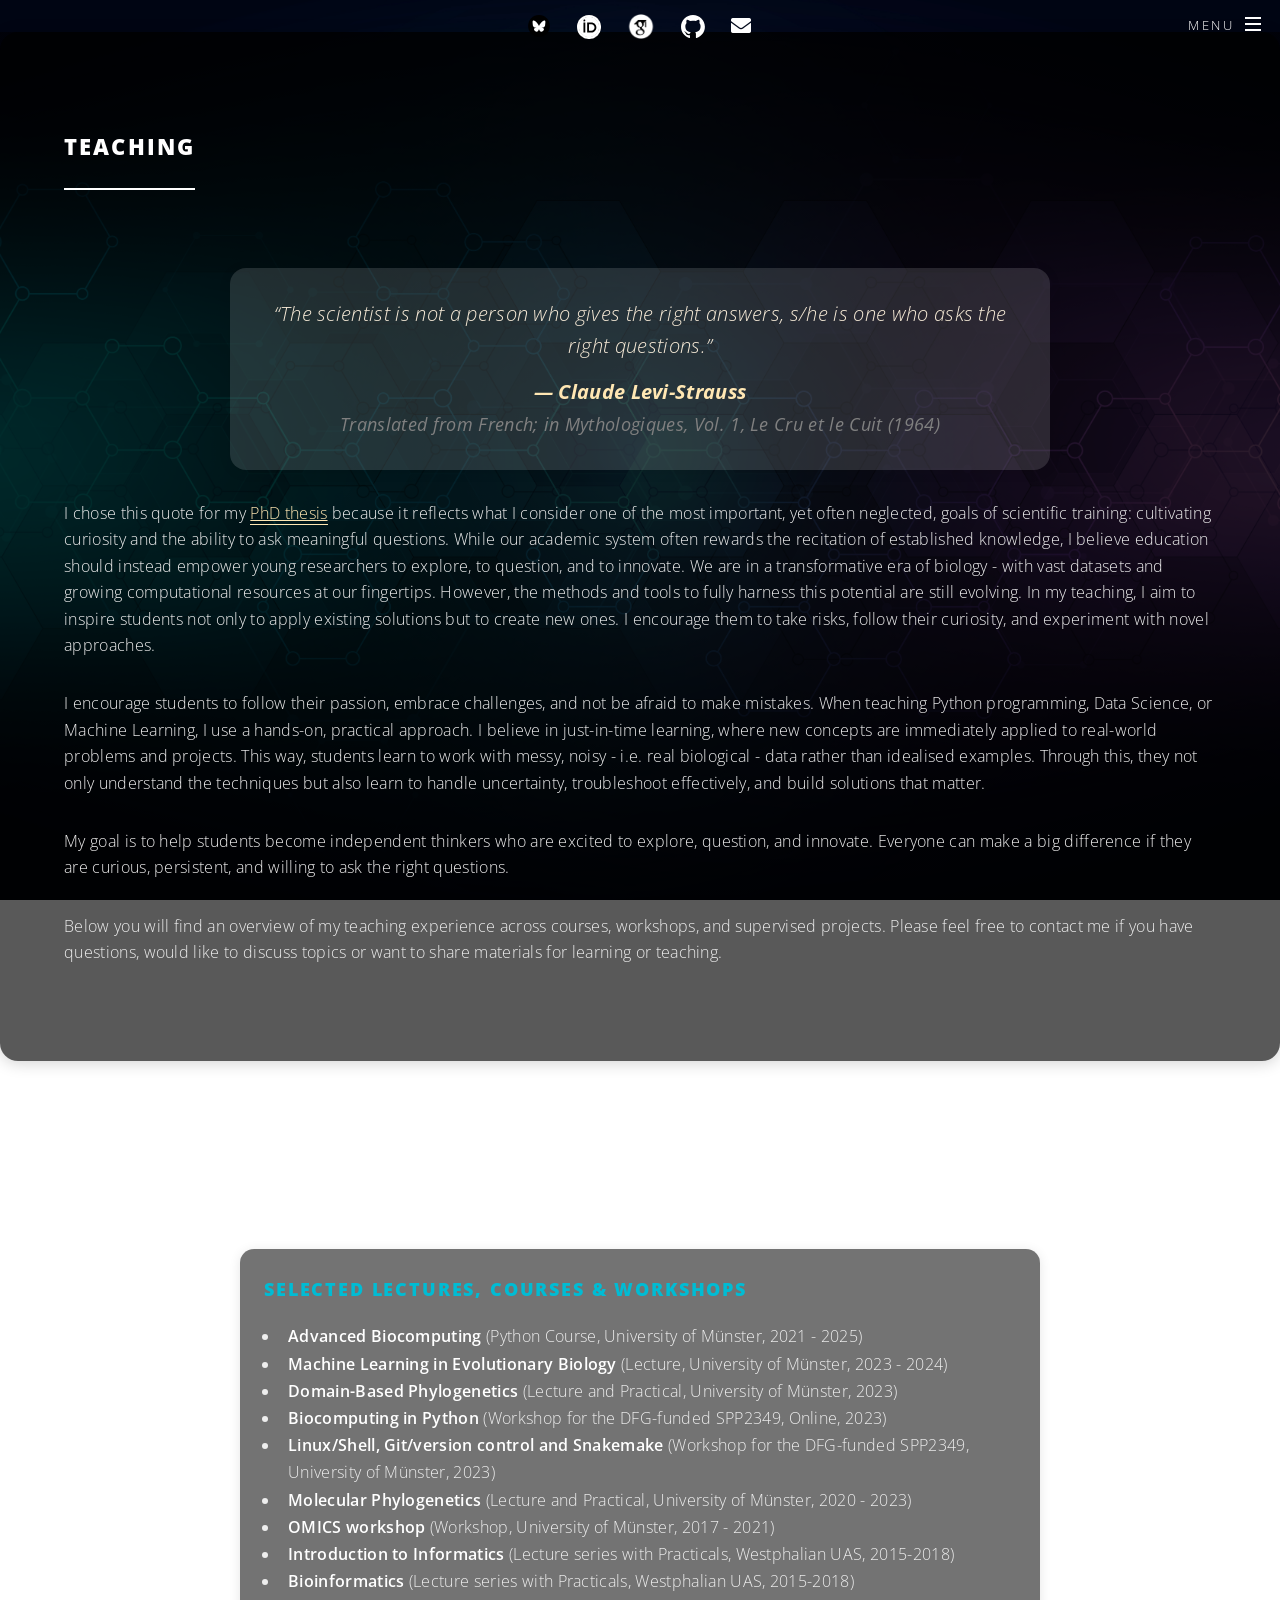
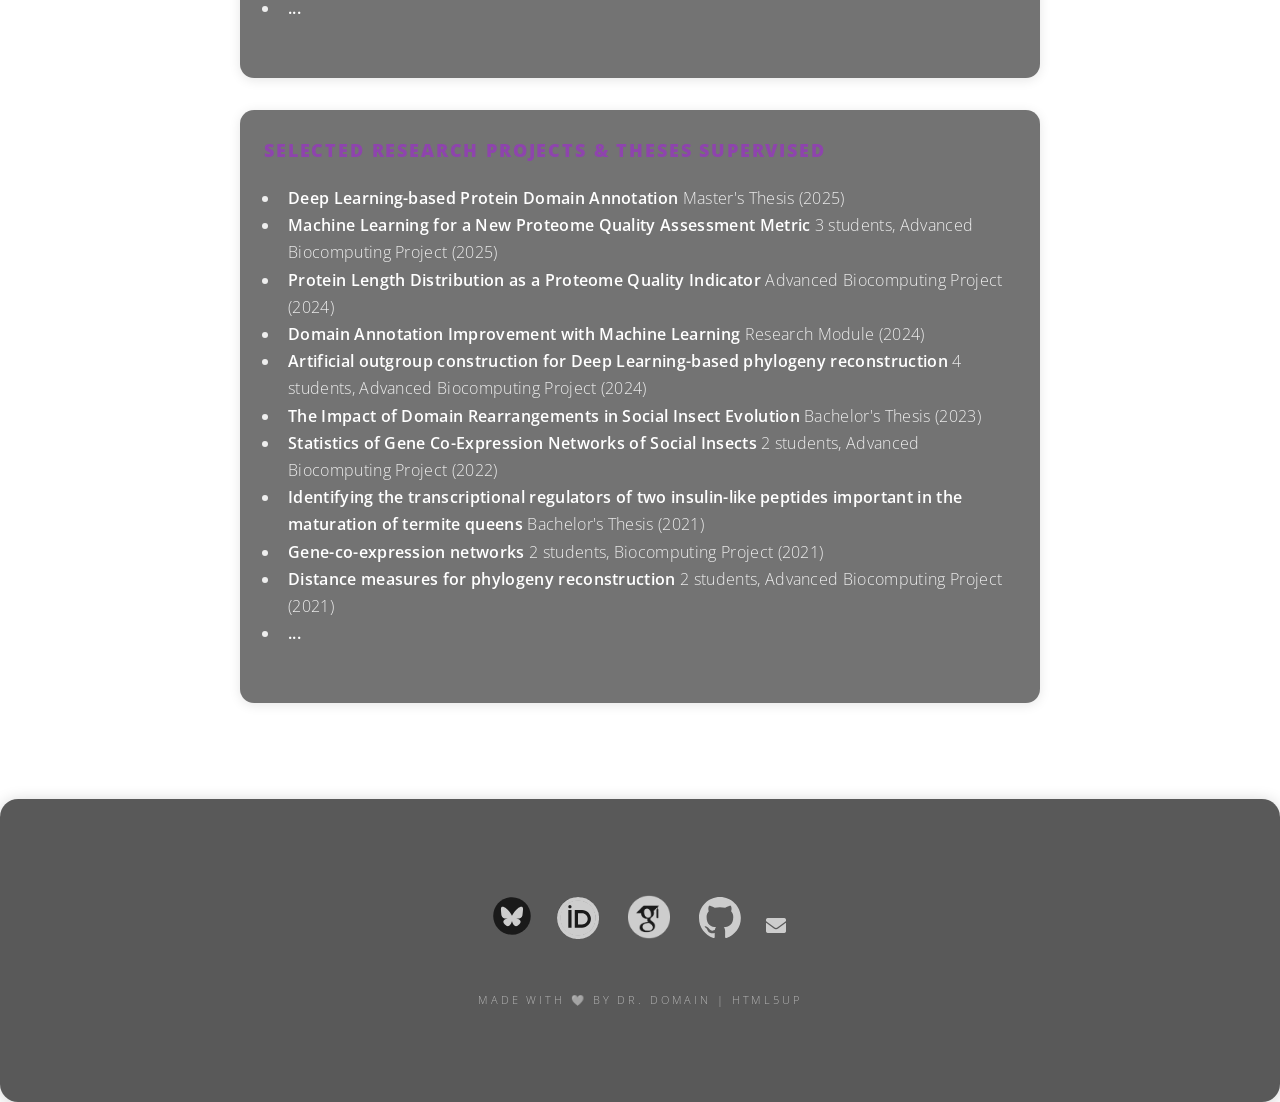
<file: teaching.html>
<!DOCTYPE HTML>
<html>

<head>
    <title>Teaching - Elias Dohmen</title>
    <meta charset="utf-8" />
    <meta name="viewport" content="width=device-width, initial-scale=1, user-scalable=no" />
    <link rel="stylesheet" href="assets/css/main.css" />
    <noscript>
        <link rel="stylesheet" href="assets/css/noscript.css" />
    </noscript>
    <link rel="icon" sizes="any" type="image/svg+xml" href="/images/logos/fav.svg">
    <link rel="alternate icon" type="image/png" href="fav.png">
</head>

<body class="landing is-preload"
    style="background: url('images/banner.jpg') no-repeat center center fixed; background-size: cover;">
    <div id="page-wrapper">
        <header id="header" class="alt">
            <h1><a href="index.html">Elias Dohmen</a></h1>
            <nav id="nav">
                <ul>
                    <li class="special">
                        <a href="#menu" class="menuToggle"><span>Menu</span></a>
                        <div id="menu">
                            <ul>
                                <li><a href="index.html">Home</a></li>
                                <li><a href="aboutme.html">About Me</a></li>
                                <li><a href="research.html">My Research</a></li>
                                <li><a href="tools.html">Tools</a></li>
                                <li><a href="sciencecomm.html">Science Communication</a></li>
                                <li><a href="teaching.html">Teaching</a></li>
                                <li><a href="publications.html">Publications</a></li>
                            </ul>
                        </div>
                    </li>
                </ul>
            </nav>
            <div class="header-icons" style="margin-top:8px; text-align:center;">
                <ul class="icons" style="margin:0; padding:0; display:inline-block;">
                    <li style="display:inline-block; margin-right:6px;">
                        <a href="https://bsky.app/profile/drdomain.bsky.social" target="_blank" class="icon">
                            <img src="images/logos/bluesky.svg" style="width:22px;position:relative;top:-2px;"
                                alt="Bluesky" />
                            <span class="label">Bluesky</span>
                        </a>
                    </li>
                    <li style="display:inline-block; margin-right:6px;">
                        <a href="https://orcid.org/0000-0002-7203-2314" target="_blank" class="icon">
                            <img src="images/logos/orcid.svg" style="width:24px;" alt="ORCiD" />
                            <span class="label">ORCiD</span>
                        </a>
                    </li>
                    <li style="display:inline-block; margin-right:6px;">
                        <a href="https://scholar.google.com/citations?hl=en&user=O5XMvskAAAAJ" target="_blank"
                            class="icon">
                            <img src="images/logos/google-scholar.png" style="width:28px;" alt="Google Scholar" />
                            <span class="label">Google scholar</span>
                        </a>
                    </li>
                    <li style="display:inline-block;">
                        <a href="https://github.com/EDohmen" target="_blank" class="icon">
                            <img src="images/logos/github-mark-white.svg" style="width:24px;position:relative;top:-1px;"
                                alt="GitHub" />
                            <span class="label">GitHub</span>
                        </a>
                    </li>
                    <li style="display:inline-block; margin-left:6px;">
                        <a href="mailto:e.dohmen@uni-muenster.de" class="icon solid fa-envelope"
                            style="font-size:20px;" title="e.dohmen@uni-muenster.de">
                            <span class="label">Email</span>
                        </a>
                    </li>
                </ul>
            </div>
        </header>
        <section id="teaching-philosophy" class="wrapper style2 special"
            style="background: rgba(0,0,0,0.65); border-radius: 18px; box-shadow: 0 2px 16px 0 rgba(0,0,0,0.18); margin-top: 32px; margin-bottom: 32px;">
            <div class="inner">
                <header class="major">
                    <h2>Teaching</h2>
                </header>
                <blockquote style="
                    font-style: italic;
                    color: #f5e9d6;
                    border-left: none;
                    border-radius: 16px;
                    background: rgba(255,255,255,0.13);
                    box-shadow: 0 2px 12px 0 rgba(0,0,0,0.10);
                    padding: 1.5em 2em;
                    margin: 0 auto 1.5em auto;
                    max-width: 820px;
                    text-align: center;
                    font-size: 1.25em;
                    line-height: 1.6;
                ">
                    “The scientist is not a person who gives the right answers, s/he is one who asks the right
                    questions.”<br>
                    <span style="display:block; margin-top:0.7em; font-size:1em; color:#ffe7b3; font-weight:bold;">—
                        Claude Levi-Strauss<br><span style="font-size:0.9em; color:grey; font-weight:normal;">Translated
                            from French; in
                            Mythologiques, Vol. 1, Le Cru et le Cuit (1964)</span></span>
                </blockquote>
                <p style="color:#eee;">
                    I chose this quote for my <a href="http://dx.doi.org/10.13140/RG.2.2.14518.20807" target="_blank"
                        style="color:#ffe7b3; text-decoration:underline;">PhD thesis</a> because it reflects what I
                    consider one of the most important,
                    yet often neglected, goals of scientific training: cultivating curiosity and the ability to ask
                    meaningful questions. While our academic system often rewards the recitation of established
                    knowledge, I believe education should instead empower young researchers to explore, to question, and
                    to innovate.

                    We are in a transformative era of biology - with vast datasets and growing computational resources
                    at our fingertips. However, the methods and tools to fully harness this potential are still
                    evolving. In my teaching, I aim to inspire students not only to apply existing solutions but to
                    create new ones. I encourage them to take risks, follow their curiosity, and experiment with novel
                    approaches.
                </p>
                <p style="color:#eee;">
                    I encourage students to follow their passion, embrace challenges, and not be afraid to make
                    mistakes. When teaching Python programming, Data Science, or Machine Learning, I use a hands-on,
                    practical approach. I believe in just-in-time learning, where new concepts are immediately applied
                    to real-world problems and projects. This way, students learn to work with messy, noisy - i.e. real
                    biological - data rather than idealised examples. Through this, they not only understand the
                    techniques but also learn to handle uncertainty, troubleshoot effectively, and build solutions that
                    matter.
                </p>
                <p style="color:#eee;">
                    My goal is to help students become independent thinkers who are excited to explore, question, and
                    innovate. Everyone can make a big difference if they are curious, persistent, and willing to ask the
                    right questions.
                </p>
                <p style="color:#eee;">
                    Below you will find an overview of my teaching experience across courses, workshops, and supervised
                    projects.
                    Please feel free to contact me if you have questions, would like to discuss topics or want to share
                    materials for learning or teaching.
                </p>
            </div>
        </section>
        <section id="teaching-experience" class="wrapper style3 special" style="background: transparent;">
            <div class="inner">
                <header>
                    <h2>Teaching Experience</h2>
                </header>
                <div
                    style="max-width: 800px; margin: 0 auto 2em auto; background:rgba(0,0,0,0.55); border-radius:14px; box-shadow:0 2px 12px 0 rgba(0,0,0,0.10); padding:1.5em;">
                    <h3 style="color:#00bcd4;">Selected Lectures, Courses & Workshops</h3>
                    <ul style="color:#eee; text-align:left; line-height:1.7;">
                        <li><strong>Advanced Biocomputing</strong> (Python Course, University of Münster, 2021 -
                            2025)</li>
                        <li><strong>Machine Learning in Evolutionary Biology</strong> (Lecture, University of
                            Münster,
                            2023 - 2024)</li>
                        <li><strong>Domain-Based Phylogenetics</strong> (Lecture and Practical, University of
                            Münster,
                            2023)</li>
                        <li><strong>Biocomputing in Python</strong> (Workshop for the DFG-funded SPP2349, Online,
                            2023)</li>
                        <li><strong>Linux/Shell, Git/version control and Snakemake</strong> (Workshop for the
                            DFG-funded SPP2349, University of Münster, 2023)</li>
                        <li><strong>Molecular Phylogenetics</strong> (Lecture and Practical, University of Münster,
                            2020 - 2023)
                        </li>
                        <li><strong>OMICS workshop</strong> (Workshop, University of Münster,
                            2017 - 2021)</li>
                        <li><strong>Introduction to Informatics</strong> (Lecture series with Practicals, Westphalian
                            UAS, 2015-2018)</li>
                        <li><strong>Bioinformatics</strong> (Lecture series with Practicals, Westphalian UAS, 2015-2018)
                        </li>
                        <li><strong>...</strong></li>
                    </ul>
                </div>
                <div
                    style="max-width: 800px; margin: 0 auto 2em auto; background:rgba(0,0,0,0.55); border-radius:14px; box-shadow:0 2px 12px 0 rgba(0,0,0,0.10); padding:1.5em;">
                    <h3 style="color:#8e44ad;">Selected Research Projects & Theses Supervised</h3>
                    <ul style="color:#eee; text-align:left; line-height:1.7;">
                        <li><strong>Deep Learning-based Protein Domain Annotation</strong> Master's Thesis (2025)
                        </li>
                        <li><strong>Machine Learning for a New Proteome Quality Assessment Metric</strong> 3
                            students, Advanced Biocomputing Project (2025)
                        </li>
                        <li><strong>Protein Length Distribution as a Proteome Quality Indicator</strong> Advanced
                            Biocomputing Project (2024)
                        <li><strong>Domain Annotation Improvement with Machine Learning</strong> Research Module
                            (2024)</li>
                        <li><strong>Artificial outgroup construction for Deep Learning-based phylogeny
                                reconstruction</strong> 4 students, Advanced Biocomputing Project (2024)
                        <li><strong>The Impact of Domain Rearrangements in Social Insect Evolution</strong>
                            Bachelor's Thesis (2023)</li>
                        <li><strong>Statistics of Gene Co-Expression Networks of Social Insects</strong>
                            2 students, Advanced Biocomputing Project (2022)</li>
                        <li><strong>Identifying the transcriptional regulators of two insulin-like peptides
                                important in the maturation of termite queens</strong> Bachelor's Thesis (2021)</li>
                        <li><strong>Gene-co-expression networks</strong> 2 students, Biocomputing Project (2021)
                        </li>
                        <li><strong>Distance measures for phylogeny reconstruction</strong> 2 students, Advanced
                            Biocomputing Project (2021)</li>
                        <li><strong>...</strong></li>
                    </ul>
                </div>
            </div>
        </section>
        <footer id="footer"
            style="background: rgba(0,0,0,0.65); border-radius: 18px; box-shadow: 0 2px 16px 0 rgba(0,0,0,0.18);">
            <ul class="icons">
                <li><a href="https://bsky.app/profile/drdomain.bsky.social" target="_blank" class="icon"><img
                            src="images/logos/bluesky.svg" style="width:38px;position:relative;top:-4px;" /><span
                            class="label">Bluesky</span></a></li>
                <li><a href="https://orcid.org/0000-0002-7203-2314" target="_blank" class="icon"><img
                            src="images/logos/orcid.svg" style="width:42px;" /><span class="label">ORCiD</span></a></li>
                <li><a href="https://scholar.google.com/citations?hl=en&user=O5XMvskAAAAJ" target="_blank"
                        class="icon"><img src="images/logos/google-scholar.png" style="width:50px;" /><span
                            class="label">Google scholar</span></a></li>
                <li><a href="https://github.com/EDohmen" target="_blank" class="icon"><img
                            src="images/logos/github-mark-white.svg"
                            style="width:42px;position:relative;top:-1px;" /><span class="label">GitHub</span></a></li>
                <li><a href="mailto:e.dohmen@uni-muenster.de" class="icon solid fa-envelope"
                        title="e.dohmen@uni-muenster.de"><span class="label">Email</span></a></li>
            </ul>
            <ul class="copyright">
                <li style="font-size:smaller;opacity:0.8;">Made with 🤍 by Dr. Domain | <a href="https://html5up.net"
                        target="_blank" style="border:none;;">HTML5UP</a></li><br />
            </ul>
        </footer>
    </div>
    <script src="assets/js/jquery.min.js"></script>
    <script src="assets/js/jquery.scrollex.min.js"></script>
    <script src="assets/js/jquery.scrolly.min.js"></script>
    <script src="assets/js/browser.min.js"></script>
    <script src="assets/js/breakpoints.min.js"></script>
    <script src="assets/js/util.js"></script>
    <script src="assets/js/main.js"></script>
</body>

</html>
</file>
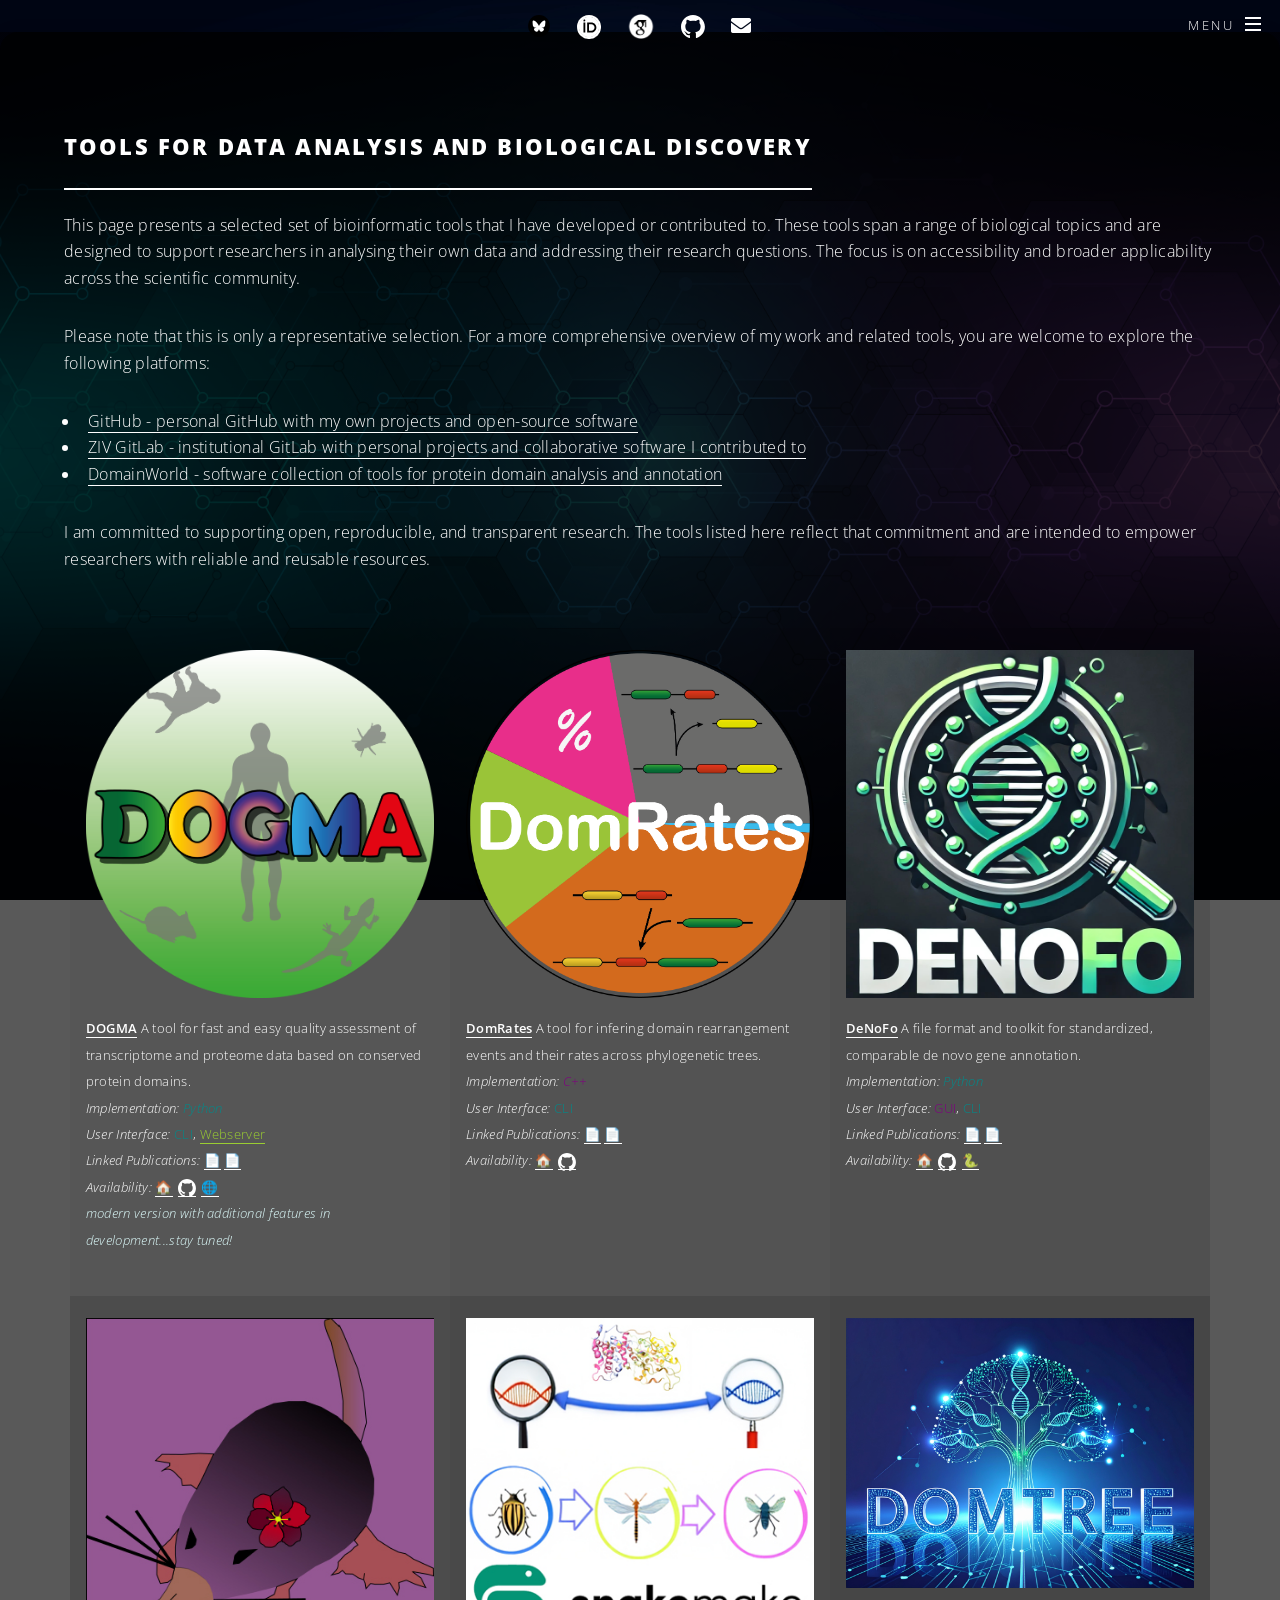
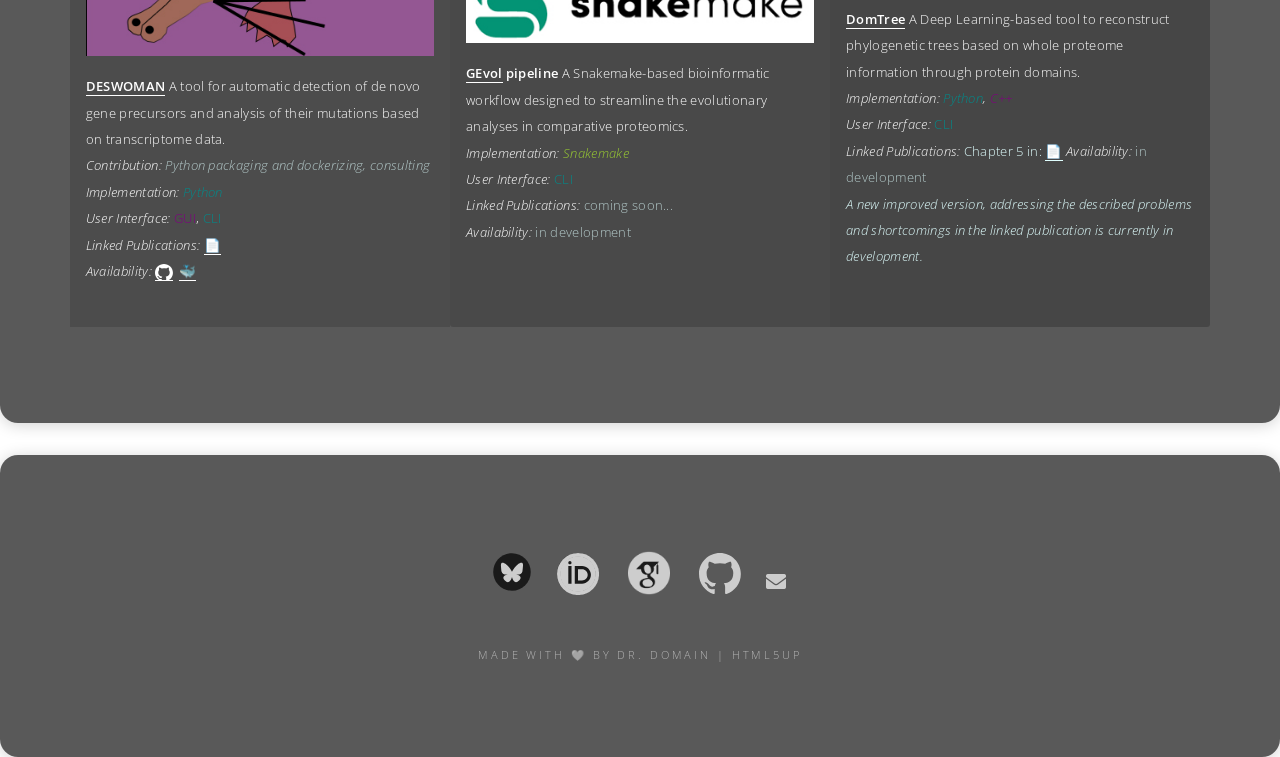
<file: tools.html>
<!DOCTYPE HTML>
<html>

<head>
    <title>Tools - Elias Dohmen</title>
    <meta charset="utf-8" />
    <meta name="viewport" content="width=device-width, initial-scale=1, user-scalable=no" />
    <link rel="stylesheet" href="assets/css/main.css" />
    <noscript>
        <link rel="stylesheet" href="assets/css/noscript.css" />
    </noscript>
    <link rel="icon" sizes="any" type="image/svg+xml" href="/images/logos/fav.svg">
    <link rel="alternate icon" type="image/png" href="fav.png">
</head>

<body class="landing is-preload"
    style="background: url('images/banner.jpg') no-repeat center center fixed; background-size: cover;">
    <div id="page-wrapper">
        <header id="header" class="alt">
            <h1><a href="index.html">Elias Dohmen</a></h1>
            <nav id="nav">
                <ul>
                    <li class="special">
                        <a href="#menu" class="menuToggle"><span>Menu</span></a>
                        <div id="menu">
                            <ul>
                                <li><a href="index.html">Home</a></li>
                                <li><a href="aboutme.html">About Me</a></li>
                                <li><a href="research.html">My Research</a></li>
                                <li><a href="tools.html">Tools</a></li>
                                <li><a href="sciencecomm.html">Science Communication</a></li>
                                <li><a href="teaching.html">Teaching</a></li>
                                <li><a href="publications.html">Publications</a></li>
                            </ul>
                        </div>
                    </li>
                </ul>
            </nav>
            <div class="header-icons" style="margin-top:8px; text-align:center;">
                <ul class="icons" style="margin:0; padding:0; display:inline-block;">
                    <li style="display:inline-block; margin-right:6px;">
                        <a href="https://bsky.app/profile/drdomain.bsky.social" target="_blank" class="icon">
                            <img src="images/logos/bluesky.svg" style="width:22px;position:relative;top:-2px;"
                                alt="Bluesky" />
                            <span class="label">Bluesky</span>
                        </a>
                    </li>
                    <li style="display:inline-block; margin-right:6px;">
                        <a href="https://orcid.org/0000-0002-7203-2314" target="_blank" class="icon">
                            <img src="images/logos/orcid.svg" style="width:24px;" alt="ORCiD" />
                            <span class="label">ORCiD</span>
                        </a>
                    </li>
                    <li style="display:inline-block; margin-right:6px;">
                        <a href="https://scholar.google.com/citations?hl=en&user=O5XMvskAAAAJ" target="_blank"
                            class="icon">
                            <img src="images/logos/google-scholar.png" style="width:28px;" alt="Google Scholar" />
                            <span class="label">Google scholar</span>
                        </a>
                    </li>
                    <li style="display:inline-block;">
                        <a href="https://github.com/EDohmen" target="_blank" class="icon">
                            <img src="images/logos/github-mark-white.svg" style="width:24px;position:relative;top:-1px;"
                                alt="GitHub" />
                            <span class="label">GitHub</span>
                        </a>
                    </li>
                    <li style="display:inline-block; margin-left:6px;">
                        <a href="mailto:e.dohmen@uni-muenster.de" class="icon solid fa-envelope"
                            style="font-size:20px;" title="e.dohmen@uni-muenster.de">
                            <span class="label">Email</span>
                        </a>
                    </li>
                </ul>
            </div>
        </header>
        <!-- Tools overview -->
        <section id="tools" class="wrapper style2 special"
            style="background: rgba(0,0,0,0.65); border-radius: 18px; box-shadow: 0 2px 16px 0 rgba(0,0,0,0.18); margin-top: 32px; margin-bottom: 32px;">
            <div class="inner">
                <header class="major">
                    <h2>Tools for Data Analysis and Biological Discovery</h2>
                    <p>
                        This page presents a selected set of bioinformatic tools that I have developed or contributed
                        to. These tools span a range of biological topics and are designed to support researchers in
                        analysing their own data and addressing their research questions. The focus is on accessibility
                        and broader applicability across the scientific community.
                    </p>

                    <p>
                        Please note that this is only a representative selection. For a more comprehensive overview of
                        my work and related tools, you are welcome to explore the following platforms:
                    </p>

                    <ul>
                        <li>
                            <a href="https://github.com/EDohmen" target="_blank" rel="noopener noreferrer">
                                GitHub - personal GitHub with my own projects and open-source software
                            </a>
                        </li>
                        <li>
                            <a href="https://zivgitlab.uni-muenster.de/domain-world" target="_blank"
                                rel="noopener noreferrer">
                                ZIV GitLab - institutional GitLab with personal projects and collaborative software I
                                contributed to
                            </a>
                        </li>
                        <li>
                            <a href="https://domainworld.uni-muenster.de/" target="_blank" rel="noopener noreferrer">
                                DomainWorld - software collection of tools for protein domain analysis and annotation
                            </a>
                        </li>
                    </ul>

                    <p>
                        I am committed to supporting open, reproducible, and transparent research. The tools listed here
                        reflect that commitment and are intended to empower researchers with reliable and reusable
                        resources.
                    </p>
                </header>
                <ul class="features">
                    <li class="icon ">
                        <a href="https://domainworld.uni-muenster.de/programs/dogma/index.html" target="_blank"
                            style="border:none;"><img class="image center"
                                style="width:100%;padding-bottom:10px;padding-top:6px;"
                                src="images/tools/DOGMA-Logo.png" alt="DOGMA" /></a>
                        <p style="font-size:smaller;">
                            <strong><a href="https://domainworld.uni-muenster.de/programs/dogma/index.html"
                                    target="_blank">DOGMA</a></strong> A tool for fast and easy quality
                            assessment of transcriptome and proteome data based on conserved protein domains.<br />
                            <i>Implementation: <span style="color:darkcyan;">Python</span></i><br>
                            <i>User Interface:</i> <span style="color:darkcyan;">CLI</span>, <span
                                style="color:yellowgreen;"><a href="https://domainworld-services.uni-muenster.de/dogma/"
                                    style="color:yellowgreen;">Webserver</a></span><br>
                            <i>Linked Publications:</i>
                            <a href="https://doi.org/10.1093/nar/gkz366" target="_blank"
                                title="DOGMA: a web server for proteome and transcriptome quality assessment (2019)">📄</a>
                            <a href="https://doi.org/10.1093/bioinformatics/btw231" target="_blank"
                                title="DOGMA: domain-based transcriptome and proteome quality assessment (2016)">📄</a>
                            <br>
                            <i>Availability:</i>
                            <a href="https://domainworld.uni-muenster.de/programs/dogma/index.html" target="_blank"
                                title="DOGMA Homepage" style="margin-right:2px;">🏠</a>
                            <a href="https://zivgitlab.uni-muenster.de/domain-world/DOGMA" target="_blank"
                                title="DOGMA GitLab" style="margin-right:2px;"><img
                                    src="images/logos/github-mark-white.svg" alt="GitLab"
                                    style="width:18px;vertical-align:middle;"></a>
                            <a href="https://domainworld-services.uni-muenster.de/dogma/" target="_blank"
                                title="DOGMA Webserver">🌐</a><br>
                            <i><span style="color:lightcyan">modern version with additional features in
                                    development...stay
                                    tuned!</span></i>
                        </p>
                    </li>
                    <li class="icon ">
                        <a href="https://domainworld.uni-muenster.de/programs/domrates/index.html" target="_blank"
                            style="border:none;"><img class="image center"
                                style="width:100%;padding-bottom:10px;padding-top:6px;"
                                src="images/tools/DomRates-Logo.png" alt="DomRates" /></a>
                        <p style="font-size:smaller;">
                            <strong><a href="https://domainworld.uni-muenster.de/programs/domrates/index.html"
                                    target="_blank">DomRates</a></strong> A tool for infering domain
                            rearrangement events and their rates across phylogenetic trees.<br />
                            <i>Implementation: <span style="color:purple;">C++</span></i><br>
                            <i>User Interface:</i> <span style="color:darkcyan;">CLI</span><br>
                            <i>Linked Publications:</i>
                            <a href="https://doi.org/10.1186/s12862-020-1591-0" target="_blank"
                                title="The modular nature of protein evolution: Domain rearrangement rates across eukaryotic life (2020)">📄</a>
                            <a href="https://doi.org/10.1186/s13059-019-1925-7" target="_blank"
                                title="Gene content evolution in the arthropods (2020)">📄</a>
                            <br>
                            <i>Availability:</i>
                            <a href="https://domainworld.uni-muenster.de/programs/domrates/index.html" target="_blank"
                                title="DomRates Homepage" style="margin-right:2px;">🏠</a>
                            <a href="https://zivgitlab.uni-muenster.de/domain-world/DomRates" target="_blank"
                                title="DomRates GitLab"><img src="images/logos/github-mark-white.svg" alt="GitLab"
                                    style="width:18px;vertical-align:middle;"></a>
                        </p>
                    </li>
                    <li class="icon ">
                        <a href="https://github.com/EDohmen/denofo" target="_blank" style="border:none;"><img
                                class="image center" style="width:100%;padding-bottom:10px;padding-top:6px;"
                                src="images/tools/denofo-logo.jpg" alt="DeNoFo" /></a>
                        <p style="font-size:smaller;">
                            <strong><a href="https://github.com/EDohmen/denofo" target="_blank">DeNoFo</a></strong> A
                            file format and toolkit for
                            standardized, comparable de novo gene annotation.<br />
                            <i>Implementation: <span style="color:darkcyan;">Python</span></i><br>
                            <i>User Interface:</i> <span style="color:purple;">GUI</span>, <span
                                style="color:darkcyan;">CLI</span><br>
                            <i>Linked Publications:</i>
                            <a href="https://doi.org/10.1101/2025.03.31.644673" target="_blank"
                                title="DeNoFo: a file format and toolkit for standardised, comparable de novo gene annotation (2025)">📄</a>
                            <a href="https://doi.org/10.32942/X2DP88" target="_blank"
                                title="De Novo Gene Emergence: Summary, Classification, and Challenges of Current Methods (2025)">📄</a>
                            <br>
                            <i>Availability:</i>
                            <a href="https://denofo.readthedocs.io/en/latest/" target="_blank" title="DeNoFo Docs"
                                style="margin-right:2px;">🏠</a>
                            <a href="https://github.com/EDohmen/denofo" target="_blank" title="DeNoFo GitHub"
                                style="margin-right:2px;"><img src="images/logos/github-mark-white.svg" alt="GitHub"
                                    style="width:18px;vertical-align:middle;"></a>
                            <a href="https://pypi.org/project/denofo/" target="_blank" title="DeNoFo PyPI"
                                style="margin-right:2px;">🐍</a>
                        </p>
                    </li>
                    <li class="icon ">
                        <a href="https://github.com/AnnaGrBio/DESWOMAN" target="_blank" style="border:none;"><img
                                class="image center" style="width:100%;padding-bottom:10px;padding-top:6px;"
                                src="images/tools/DESWOMAN.jpg" alt="DESWOMAN" /></a>
                        <p style="font-size:smaller;">
                            <strong><a href="https://github.com/AnnaGrBio/DESWOMAN"
                                    target="_blank">DESWOMAN</a></strong> A tool for automatic detection of
                            de novo gene precursors and analysis of their mutations based on transcriptome data.<br />
                            <i>Contribution: <span style="color: lightcyan;opacity: 0.7;">Python packaging and
                                    dockerizing,
                                    consulting</span></i><br>
                            <i>Implementation: <span style="color:darkcyan;">Python</span></i><br>
                            <i>User Interface:</i> <span style="color:purple;">GUI</span>, <span
                                style="color:darkcyan;">CLI</span><br>
                            <i>Linked Publications:</i>
                            <a href="https://doi.org/10.1101/2025.06.10.658796" target="_blank"
                                title="Detect de novo expressed ORFs in transcriptomes with DESwoMAN (2025)">📄</a>
                            <br>
                            <i>Availability:</i>
                            <a href="https://github.com/AnnaGrBio/DESWOMAN" target="_blank" title="DESWOMAN GitHub"
                                style="margin-right:2px;"><img src="images/logos/github-mark-white.svg" alt="GitHub"
                                    style="width:18px;vertical-align:middle;"></a>
                            <a href="https://hub.docker.com/r/edohmen/deswoman" target="_blank" title="DESWOMAN Docker"
                                style="margin-right:2px;">🐳</a>
                        </p>
                    </li>
                    <li class="icon ">
                        <a href="#" target="_blank" style="border:none;"><img class="image center"
                                style="width:100%;padding-bottom:10px;padding-top:6px"
                                src="images/tools/GEvol_snakemake_pipeline.jpg"
                                alt="GEvol comparative genomics pipeline" /></a>
                        <p style="font-size:smaller;">
                            <strong><a href="https://g-evol.uni-muenster.de/" target="_blank">GEvol</a>
                                pipeline</strong> A Snakemake-based bioinformatic workflow designed to streamline the
                            evolutionary analyses in comparative proteomics.<br />
                            <i>Implementation: <span style="color:yellowgreen;">Snakemake</span></i><br>
                            <i>User Interface:</i> <span style="color:darkcyan;">CLI</span><br>
                            <i>Linked Publications:</i>
                            <span style="color:lightcyan;opacity:0.7;">coming soon...</span>
                            <br>
                            <i>Availability:</i>
                            <span style="color:lightcyan;opacity:0.7;">in development</span>
                        </p>
                    </li>
                    <li class="icon ">
                        <a href="https://doi.org/10.5281/zenodo.3521012" target="_blank" style="border:none;"><img
                                class="image center" style="width:100%;padding-bottom:10px;padding-top:6px"
                                src="images/tools/DomTree_logo.jpg" alt="DomTree" /></a>
                        <p style="font-size:smaller;">
                            <strong><a href="https://zivgitlab.uni-muenster.de/e_dohm01/domtree"
                                    target="_blank">DomTree</a></strong> A Deep Learning-based tool to
                            reconstruct phylogenetic trees based on whole proteome information through protein
                            domains.<br />
                            <i>Implementation: <span style="color:darkcyan;">Python</span>, <span
                                    style="color:purple;">C++</span></i><br>
                            <i>User Interface:</i> <span style="color:darkcyan;">CLI</span><br>
                            <i>Linked Publications:</i>
                            <span style="color:lightcyan">Chapter 5 in: <a
                                    href="http://dx.doi.org/10.13140/RG.2.2.14518.20807" target="_blank"
                                    title="Protein Domains as Molecular Markers for Large Scale Sequence Analysis (PhD Thesis, 2020)">📄</a></span>
                            <i>Availability:</i>
                            <span style="color:lightcyan;opacity:0.7;">in development</span><br>
                            <i><span style="color:lightcyan">A new improved version, addressing the described problems
                                    and
                                    shortcomings in the linked
                                    publication is currently in development.</span></i>
                        </p>
                    </li>
                </ul>
            </div>
        </section>
        <footer id="footer"
            style="background: rgba(0,0,0,0.65); border-radius: 18px; box-shadow: 0 2px 16px 0 rgba(0,0,0,0.18);">
            <ul class="icons">
                <li><a href="https://bsky.app/profile/drdomain.bsky.social" target="_blank" class="icon"><img
                            src="images/logos/bluesky.svg" style="width:38px;position:relative;top:-4px;" /><span
                            class="label">Bluesky</span></a></li>
                <li><a href="https://orcid.org/0000-0002-7203-2314" target="_blank" class="icon"><img
                            src="images/logos/orcid.svg" style="width:42px;" /><span class="label">ORCiD</span></a></li>
                <li><a href="https://scholar.google.com/citations?hl=en&user=O5XMvskAAAAJ" target="_blank"
                        class="icon"><img src="images/logos/google-scholar.png" style="width:50px;" /><span
                            class="label">Google scholar</span></a></li>
                <li><a href="https://github.com/EDohmen" target="_blank" class="icon"><img
                            src="images/logos/github-mark-white.svg"
                            style="width:42px;position:relative;top:-1px;" /><span class="label">GitHub</span></a></li>
                <li><a href="mailto:e.dohmen@uni-muenster.de" class="icon solid fa-envelope"
                        title="e.dohmen@uni-muenster.de"><span class="label">Email</span></a></li>
            </ul>
            <ul class="copyright">
                <li style="font-size:smaller;opacity:0.8;">Made with 🤍 by Dr. Domain | <a href="https://html5up.net"
                        target="_blank" style="border:none;;">HTML5UP</a></li><br />
            </ul>
        </footer>
    </div>
    <script src="assets/js/jquery.min.js"></script>
    <script src="assets/js/jquery.scrollex.min.js"></script>
    <script src="assets/js/jquery.scrolly.min.js"></script>
    <script src="assets/js/browser.min.js"></script>
    <script src="assets/js/breakpoints.min.js"></script>
    <script src="assets/js/util.js"></script>
    <script src="assets/js/main.js"></script>
</body>

</html>
</file>
<file: assets/css/noscript.css>
/*
	Spectral by HTML5 UP
	html5up.net | @ajlkn
	Free for personal and commercial use under the CCA 3.0 license (html5up.net/license)
*/

/* Banner */

	body.is-preload #banner h2 {
		-moz-transform: none;
		-webkit-transform: none;
		-ms-transform: none;
		transform: none;
		opacity: 1;
	}

		body.is-preload #banner h2:before, body.is-preload #banner h2:after {
			width: 100%;
		}

	body.is-preload #banner .more {
		-moz-transform: none;
		-webkit-transform: none;
		-ms-transform: none;
		transform: none;
		opacity: 1;
	}

	body.is-preload #banner:after {
		opacity: 0;
	}
</file>
<file: assets/css/main.css>
@import url(fontawesome-all.min.css);
@import url("https://fonts.googleapis.com/css?family=Open+Sans:100,300,400,400italic,500,600,600italic,800,800italic");

/*
	Spectral by HTML5 UP
	html5up.net | @ajlkn
	Free for personal and commercial use under the CCA 3.0 license (html5up.net/license)
	Modified by @katjaq, 2023
*/

html, body, div, span, applet, object,
iframe, h1, h2, h3, h4, h5, h6, p, blockquote,
pre, a, abbr, acronym, address, big, cite,
code, del, dfn, em, img, ins, kbd, q, s, samp,
small, strike, strong, sub, sup, tt, var, b,
u, i, center, dl, dt, dd, ol, ul, li, fieldset,
form, label, legend, table, caption, tbody,
tfoot, thead, tr, th, td, article, aside,
canvas, details, embed, figure, figcaption,
footer, header, hgroup, menu, nav, output, ruby,
section, summary, time, mark, audio, video {
	margin: 0;
	padding: 0;
	border: 0;
	font-size: 100%;
	font: inherit;
	vertical-align: baseline;}

article, aside, details, figcaption, figure,
footer, header, hgroup, menu, nav, section {
	display: block;}

body {
	line-height: 1;
}

ol, ul {
	list-style: none;
}

blockquote, q {
	quotes: none;
}

	blockquote:before, blockquote:after, q:before, q:after {
		content: '';
		content: none;
	}

table {
	border-collapse: collapse;
	border-spacing: 0;
}

body {
	-webkit-text-size-adjust: none;
}

mark {
	background-color: transparent;
	color: inherit;
}

input::-moz-focus-inner {
	border: 0;
	padding: 0;
}

input, select, textarea {
	-moz-appearance: none;
	-webkit-appearance: none;
	-ms-appearance: none;
	appearance: none;
}

@-moz-keyframes sc-down-a {
	0% {
		-webkit-transform: translateY(0px) rotate(45deg);
		-moz-transform: translateY(0px) rotate(45deg);
		-o-transform: translateY(0px) rotate(45deg);
		-ms-transform: translateY(0px) rotate(45deg);
		transform: translateY(0px) rotate(45deg);
	}
	100% {
		-webkit-transform: translateY(2px) rotate(45deg);
		-moz-transform: translateY(2px) rotate(45deg);
		-o-transform: translateY(2px) rotate(45deg);
		-ms-transform: translateY(2px) rotate(45deg);
		transform: translateY(2px) rotate(45deg);
	}
}
@-webkit-keyframes sc-down-a {
	0% {
		-webkit-transform: translateY(0px) rotate(45deg);
		-moz-transform: translateY(0px) rotate(45deg);
		-o-transform: translateY(0px) rotate(45deg);
		-ms-transform: translateY(0px) rotate(45deg);
		transform: translateY(0px) rotate(45deg);
	}
	100% {
		-webkit-transform: translateY(2px) rotate(45deg);
		-moz-transform: translateY(2px) rotate(45deg);
		-o-transform: translateY(2px) rotate(45deg);
		-ms-transform: translateY(2px) rotate(45deg);
		transform: translateY(2px) rotate(45deg);
	}
}
@-o-keyframes sc-down-a {
	0% {
		-webkit-transform: translateY(0px) rotate(45deg);
		-moz-transform: translateY(0px) rotate(45deg);
		-o-transform: translateY(0px) rotate(45deg);
		-ms-transform: translateY(0px) rotate(45deg);
		transform: translateY(0px) rotate(45deg);
	}
	100% {
		-webkit-transform: translateY(2px) rotate(45deg);
		-moz-transform: translateY(2px) rotate(45deg);
		-o-transform: translateY(2px) rotate(45deg);
		-ms-transform: translateY(2px) rotate(45deg);
		transform: translateY(2px) rotate(45deg);
	}
}
@keyframes sc-down-a {
	0% {
		-webkit-transform: translateY(0px) rotate(45deg);
		-moz-transform: translateY(0px) rotate(45deg);
		-o-transform: translateY(0px) rotate(45deg);
		-ms-transform: translateY(0px) rotate(45deg);
		transform: translateY(0px) rotate(45deg);
	}
	100% {
		-webkit-transform: translateY(2px) rotate(45deg);
		-moz-transform: translateY(2px) rotate(45deg);
		-o-transform: translateY(2px) rotate(45deg);
		-ms-transform: translateY(2px) rotate(45deg);
		transform: translateY(2px) rotate(45deg);
	}
}
.btn-scroll-down {
	width: 100px;
	height: 50px;
	position: absolute;
	bottom: 5px;
	left: 0;
	right: 0;
	margin: auto;
	z-index: 10;
	-webkit-transition: display 0.5s easy-in-out;
	-moz-transition: display 0.5s easy-in-out;
	-o-transition: display 0.5s easy-in-out;
	-ms-transition: display 0.5s easy-in-out;
	transition: display 0.5s easy-in-out;
}
.btn-scroll-down:before,
.btn-scroll-down:after {
	content: '';
	display: block;
	border-bottom: 1px solid #fff;
	border-right: 1px solid #fff;
	-webkit-transform: rotate(45deg);
	-moz-transform: rotate(45deg);
	-o-transform: rotate(45deg);
	-ms-transform: rotate(45deg);
	transform: rotate(45deg);
	margin: auto;
	position: absolute;
	left: 0;
	right: 0;
}
.btn-scroll-down:before {
	bottom: 20px;
	width: 60px;
	height: 60px;
}
.btn-scroll-down:after {
	width: 30px;
	height: 30px;
	bottom: 35px;
	-webkit-animation: sc-down-a 0.3s infinite alternate;
	-moz-animation: sc-down-a 0.3s infinite alternate;
	-o-animation: sc-down-a 0.3s infinite alternate;
	-ms-animation: sc-down-a 0.3s infinite alternate;
	animation: sc-down-a 0.3s infinite alternate;
}

/* Basic */

	@-ms-viewport {
		width: device-width;
	}

	html {
		box-sizing: border-box;
	}

	*, *:before, *:after {
		box-sizing: inherit;
	}

	body {
		background: #222;
	}

		body.is-preload *, body.is-preload *:before, body.is-preload *:after {
			-moz-animation: none !important;
			-webkit-animation: none !important;
			-ms-animation: none !important;
			animation: none !important;
			-moz-transition: none !important;
			-webkit-transition: none !important;
			-ms-transition: none !important;
			transition: none !important;
		}

	body, input, select, textarea {
		color: #fff;
		font-family: "Open Sans", Helvetica, sans-serif;
		font-size: 15pt;
		/* font-weight: 400; */
		font-weight: 300;
		/* letter-spacing: 0.075em; */
		letter-spacing: 0.02em;
		line-height: 1.65em;
	}

		@media screen and (max-width: 1680px) {

			body, input, select, textarea {
				font-size: 13pt;
			}

		}

		@media screen and (max-width: 1280px) {

			body, input, select, textarea {
				font-size: 12pt;
			}

		}

		@media screen and (max-width: 736px) {

			body, input, select, textarea {
				font-size: 11pt;
				letter-spacing: 0.0375em;
			}

		}

	a {
		-moz-transition: color 0.2s ease, border-bottom-color 0.2s ease;
		-webkit-transition: color 0.2s ease, border-bottom-color 0.2s ease;
		-ms-transition: color 0.2s ease, border-bottom-color 0.2s ease;
		transition: color 0.2s ease, border-bottom-color 0.2s ease;
		border-bottom: solid 1px;
		color: inherit;
		text-decoration: none;
	}

		a:hover {
			border-bottom-color: transparent;
		}

	strong, b {
		color: #fff;
		font-weight: 600;
	}

	sb {
		color: #fff;
		font-weight: 500;
	}

	em, i {
		font-style: italic;
	}

	p {
		margin: 0 0 2em 0;
	}

	h1, h2, h3, h4, h5, h6 {
		color: #fff;
		font-weight: 800;
		/* font-weight: 600; */
		/* letter-spacing: 0.225em; */
		letter-spacing: 0.1em;
		line-height: 1em;
		margin: 0 0 1em 0;
		text-transform: uppercase;
	}

		h1 a, h2 a, h3 a, h4 a, h5 a, h6 a {
			color: inherit;
			text-decoration: none;
		}

	h2 {
		font-size: 1.35em;
		line-height: 1.75em;
	}

		@media screen and (max-width: 736px) {

			h2 {
				font-size: 1.1em;
				line-height: 1.65em;
			}

		}

	h3 {
		font-size: 1.15em;
		line-height: 1.75em;
	}

		@media screen and (max-width: 736px) {

			h3 {
				font-size: 1em;
				line-height: 1.65em;
			}

		}

	h4 {
		font-size: 1em;
		line-height: 1.5em;
	}

	h5 {
		font-size: 0.8em;
		line-height: 1.5em;
	}

	h6 {
		font-size: 0.7em;
		line-height: 1.5em;
	}

	sub {
		font-size: 0.8em;
		position: relative;
		top: 0.5em;
	}

	sup {
		font-size: 0.8em;
		position: relative;
		top: -0.5em;
	}

	hr {
		border: 0;
		border-bottom: solid 2px #fff;
		margin: 3em 0;
	}

		hr.major {
			margin: 4.5em 0;
		}

	blockquote {
		border-left: solid 4px #fff;
		font-style: italic;
		margin: 0 0 2em 0;
		padding: 0.5em 0 0.5em 2em;
	}

	code {
		background: rgba(144, 144, 144, 0.25);
		border-radius: 3px;
		font-family: "Courier New", monospace;
		font-size: 0.9em;
		letter-spacing: 0;
		margin: 0 0.25em;
		padding: 0.25em 0.65em;
	}

	pre {
		-webkit-overflow-scrolling: touch;
		font-family: "Courier New", monospace;
		font-size: 0.9em;
		margin: 0 0 2em 0;
	}

		pre code {
			display: block;
			line-height: 1.75em;
			padding: 1em 1.5em;
			overflow-x: auto;
		}

	.align-left {
		text-align: left;
	}

	.align-center {
		text-align: center;
	}

	.align-right {
		text-align: right;
	}

/* Row */

	.row {
		display: flex;
		flex-wrap: wrap;
		box-sizing: border-box;
		align-items: stretch;
	}

		.row > * {
			box-sizing: border-box;
		}

		.row.gtr-uniform > * > :last-child {
			margin-bottom: 0;
		}

		.row.aln-left {
			justify-content: flex-start;
		}

		.row.aln-center {
			justify-content: center;
		}

		.row.aln-right {
			justify-content: flex-end;
		}

		.row.aln-top {
			align-items: flex-start;
		}

		.row.aln-middle {
			align-items: center;
		}

		.row.aln-bottom {
			align-items: flex-end;
		}

		.row > .imp {
			order: -1;
		}

		.row > .col-1 {
			width: 8.33333%;
		}

		.row > .off-1 {
			margin-left: 8.33333%;
		}

		.row > .col-2 {
			width: 16.66667%;
		}

		.row > .off-2 {
			margin-left: 16.66667%;
		}

		.row > .col-3 {
			width: 25%;
		}

		.row > .off-3 {
			margin-left: 25%;
		}

		.row > .col-4 {
			width: 33.33333%;
		}

		.row > .off-4 {
			margin-left: 33.33333%;
		}

		.row > .col-5 {
			width: 41.66667%;
		}

		.row > .off-5 {
			margin-left: 41.66667%;
		}

		.row > .col-6 {
			width: 50%;
		}

		.row > .off-6 {
			margin-left: 50%;
		}

		.row > .col-7 {
			width: 58.33333%;
		}

		.row > .off-7 {
			margin-left: 58.33333%;
		}

		.row > .col-8 {
			width: 66.66667%;
		}

		.row > .off-8 {
			margin-left: 66.66667%;
		}

		.row > .col-9 {
			width: 75%;
		}

		.row > .off-9 {
			margin-left: 75%;
		}

		.row > .col-10 {
			width: 83.33333%;
		}

		.row > .off-10 {
			margin-left: 83.33333%;
		}

		.row > .col-11 {
			width: 91.66667%;
		}

		.row > .off-11 {
			margin-left: 91.66667%;
		}

		.row > .col-12 {
			width: 100%;
		}

		.row > .off-12 {
			margin-left: 100%;
		}

		.row.gtr-0 {
			margin-top: 0;
			margin-left: 0em;
		}

			.row.gtr-0 > * {
				padding: 0 0 0 0em;
			}

			.row.gtr-0.gtr-uniform {
				margin-top: 0em;
			}

				.row.gtr-0.gtr-uniform > * {
					padding-top: 0em;
				}

		.row.gtr-25 {
			margin-top: 0;
			margin-left: -0.375em;
		}

			.row.gtr-25 > * {
				padding: 0 0 0 0.375em;
			}

			.row.gtr-25.gtr-uniform {
				margin-top: -0.375em;
			}

				.row.gtr-25.gtr-uniform > * {
					padding-top: 0.375em;
				}

		.row.gtr-50 {
			margin-top: 0;
			margin-left: -0.75em;
		}

			.row.gtr-50 > * {
				padding: 0 0 0 0.75em;
			}

			.row.gtr-50.gtr-uniform {
				margin-top: -0.75em;
			}

				.row.gtr-50.gtr-uniform > * {
					padding-top: 0.75em;
				}

		.row {
			margin-top: 0;
			margin-left: -1.5em;
		}

			.row > * {
				padding: 0 0 0 1.5em;
			}

			.row.gtr-uniform {
				margin-top: -1.5em;
			}

				.row.gtr-uniform > * {
					padding-top: 1.5em;
				}

		.row.gtr-150 {
			margin-top: 0;
			margin-left: -2.25em;
		}

			.row.gtr-150 > * {
				padding: 0 0 0 2.25em;
			}

			.row.gtr-150.gtr-uniform {
				margin-top: -2.25em;
			}

				.row.gtr-150.gtr-uniform > * {
					padding-top: 2.25em;
				}

		.row.gtr-200 {
			margin-top: 0;
			margin-left: -3em;
		}

			.row.gtr-200 > * {
				padding: 0 0 0 3em;
			}

			.row.gtr-200.gtr-uniform {
				margin-top: -3em;
			}

				.row.gtr-200.gtr-uniform > * {
					padding-top: 3em;
				}

		@media screen and (max-width: 1680px) {

			.row {
				display: flex;
				flex-wrap: wrap;
				box-sizing: border-box;
				align-items: stretch;
			}

				.row > * {
					box-sizing: border-box;
				}

				.row.gtr-uniform > * > :last-child {
					margin-bottom: 0;
				}

				.row.aln-left {
					justify-content: flex-start;
				}

				.row.aln-center {
					justify-content: center;
				}

				.row.aln-right {
					justify-content: flex-end;
				}

				.row.aln-top {
					align-items: flex-start;
				}

				.row.aln-middle {
					align-items: center;
				}

				.row.aln-bottom {
					align-items: flex-end;
				}

				.row > .imp-xlarge {
					order: -1;
				}

				.row > .col-1-xlarge {
					width: 8.33333%;
				}

				.row > .off-1-xlarge {
					margin-left: 8.33333%;
				}

				.row > .col-2-xlarge {
					width: 16.66667%;
				}

				.row > .off-2-xlarge {
					margin-left: 16.66667%;
				}

				.row > .col-3-xlarge {
					width: 25%;
				}

				.row > .off-3-xlarge {
					margin-left: 25%;
				}

				.row > .col-4-xlarge {
					width: 33.33333%;
				}

				.row > .off-4-xlarge {
					margin-left: 33.33333%;
				}

				.row > .col-5-xlarge {
					width: 41.66667%;
				}

				.row > .off-5-xlarge {
					margin-left: 41.66667%;
				}

				.row > .col-6-xlarge {
					width: 50%;
				}

				.row > .off-6-xlarge {
					margin-left: 50%;
				}

				.row > .col-7-xlarge {
					width: 58.33333%;
				}

				.row > .off-7-xlarge {
					margin-left: 58.33333%;
				}

				.row > .col-8-xlarge {
					width: 66.66667%;
				}

				.row > .off-8-xlarge {
					margin-left: 66.66667%;
				}

				.row > .col-9-xlarge {
					width: 75%;
				}

				.row > .off-9-xlarge {
					margin-left: 75%;
				}

				.row > .col-10-xlarge {
					width: 83.33333%;
				}

				.row > .off-10-xlarge {
					margin-left: 83.33333%;
				}

				.row > .col-11-xlarge {
					width: 91.66667%;
				}

				.row > .off-11-xlarge {
					margin-left: 91.66667%;
				}

				.row > .col-12-xlarge {
					width: 100%;
				}

				.row > .off-12-xlarge {
					margin-left: 100%;
				}

				.row.gtr-0 {
					margin-top: 0;
					margin-left: 0em;
				}

					.row.gtr-0 > * {
						padding: 0 0 0 0em;
					}

					.row.gtr-0.gtr-uniform {
						margin-top: 0em;
					}

						.row.gtr-0.gtr-uniform > * {
							padding-top: 0em;
						}

				.row.gtr-25 {
					margin-top: 0;
					margin-left: -0.375em;
				}

					.row.gtr-25 > * {
						padding: 0 0 0 0.375em;
					}

					.row.gtr-25.gtr-uniform {
						margin-top: -0.375em;
					}

						.row.gtr-25.gtr-uniform > * {
							padding-top: 0.375em;
						}

				.row.gtr-50 {
					margin-top: 0;
					margin-left: -0.75em;
				}

					.row.gtr-50 > * {
						padding: 0 0 0 0.75em;
					}

					.row.gtr-50.gtr-uniform {
						margin-top: -0.75em;
					}

						.row.gtr-50.gtr-uniform > * {
							padding-top: 0.75em;
						}

				.row {
					margin-top: 0;
					margin-left: -1.5em;
				}

					.row > * {
						padding: 0 0 0 1.5em;
					}

					.row.gtr-uniform {
						margin-top: -1.5em;
					}

						.row.gtr-uniform > * {
							padding-top: 1.5em;
						}

				.row.gtr-150 {
					margin-top: 0;
					margin-left: -2.25em;
				}

					.row.gtr-150 > * {
						padding: 0 0 0 2.25em;
					}

					.row.gtr-150.gtr-uniform {
						margin-top: -2.25em;
					}

						.row.gtr-150.gtr-uniform > * {
							padding-top: 2.25em;
						}

				.row.gtr-200 {
					margin-top: 0;
					margin-left: -3em;
				}

					.row.gtr-200 > * {
						padding: 0 0 0 3em;
					}

					.row.gtr-200.gtr-uniform {
						margin-top: -3em;
					}

						.row.gtr-200.gtr-uniform > * {
							padding-top: 3em;
						}

		}

		@media screen and (max-width: 1280px) {

			.row {
				display: flex;
				flex-wrap: wrap;
				box-sizing: border-box;
				align-items: stretch;
			}

				.row > * {
					box-sizing: border-box;
				}

				.row.gtr-uniform > * > :last-child {
					margin-bottom: 0;
				}

				.row.aln-left {
					justify-content: flex-start;
				}

				.row.aln-center {
					justify-content: center;
				}

				.row.aln-right {
					justify-content: flex-end;
				}

				.row.aln-top {
					align-items: flex-start;
				}

				.row.aln-middle {
					align-items: center;
				}

				.row.aln-bottom {
					align-items: flex-end;
				}

				.row > .imp-large {
					order: -1;
				}

				.row > .col-1-large {
					width: 8.33333%;
				}

				.row > .off-1-large {
					margin-left: 8.33333%;
				}

				.row > .col-2-large {
					width: 16.66667%;
				}

				.row > .off-2-large {
					margin-left: 16.66667%;
				}

				.row > .col-3-large {
					width: 25%;
				}

				.row > .off-3-large {
					margin-left: 25%;
				}

				.row > .col-4-large {
					width: 33.33333%;
				}

				.row > .off-4-large {
					margin-left: 33.33333%;
				}

				.row > .col-5-large {
					width: 41.66667%;
				}

				.row > .off-5-large {
					margin-left: 41.66667%;
				}

				.row > .col-6-large {
					width: 50%;
				}

				.row > .off-6-large {
					margin-left: 50%;
				}

				.row > .col-7-large {
					width: 58.33333%;
				}

				.row > .off-7-large {
					margin-left: 58.33333%;
				}

				.row > .col-8-large {
					width: 66.66667%;
				}

				.row > .off-8-large {
					margin-left: 66.66667%;
				}

				.row > .col-9-large {
					width: 75%;
				}

				.row > .off-9-large {
					margin-left: 75%;
				}

				.row > .col-10-large {
					width: 83.33333%;
				}

				.row > .off-10-large {
					margin-left: 83.33333%;
				}

				.row > .col-11-large {
					width: 91.66667%;
				}

				.row > .off-11-large {
					margin-left: 91.66667%;
				}

				.row > .col-12-large {
					width: 100%;
				}

				.row > .off-12-large {
					margin-left: 100%;
				}

				.row.gtr-0 {
					margin-top: 0;
					margin-left: 0em;
				}

					.row.gtr-0 > * {
						padding: 0 0 0 0em;
					}

					.row.gtr-0.gtr-uniform {
						margin-top: 0em;
					}

						.row.gtr-0.gtr-uniform > * {
							padding-top: 0em;
						}

				.row.gtr-25 {
					margin-top: 0;
					margin-left: -0.375em;
				}

					.row.gtr-25 > * {
						padding: 0 0 0 0.375em;
					}

					.row.gtr-25.gtr-uniform {
						margin-top: -0.375em;
					}

						.row.gtr-25.gtr-uniform > * {
							padding-top: 0.375em;
						}

				.row.gtr-50 {
					margin-top: 0;
					margin-left: -0.75em;
				}

					.row.gtr-50 > * {
						padding: 0 0 0 0.75em;
					}

					.row.gtr-50.gtr-uniform {
						margin-top: -0.75em;
					}

						.row.gtr-50.gtr-uniform > * {
							padding-top: 0.75em;
						}

				.row {
					margin-top: 0;
					margin-left: -1.5em;
				}

					.row > * {
						padding: 0 0 0 1.5em;
					}

					.row.gtr-uniform {
						margin-top: -1.5em;
					}

						.row.gtr-uniform > * {
							padding-top: 1.5em;
						}

				.row.gtr-150 {
					margin-top: 0;
					margin-left: -2.25em;
				}

					.row.gtr-150 > * {
						padding: 0 0 0 2.25em;
					}

					.row.gtr-150.gtr-uniform {
						margin-top: -2.25em;
					}

						.row.gtr-150.gtr-uniform > * {
							padding-top: 2.25em;
						}

				.row.gtr-200 {
					margin-top: 0;
					margin-left: -3em;
				}

					.row.gtr-200 > * {
						padding: 0 0 0 3em;
					}

					.row.gtr-200.gtr-uniform {
						margin-top: -3em;
					}

						.row.gtr-200.gtr-uniform > * {
							padding-top: 3em;
						}

		}

		@media screen and (max-width: 980px) {

			.row {
				display: flex;
				flex-wrap: wrap;
				box-sizing: border-box;
				align-items: stretch;
			}

				.row > * {
					box-sizing: border-box;
				}

				.row.gtr-uniform > * > :last-child {
					margin-bottom: 0;
				}

				.row.aln-left {
					justify-content: flex-start;
				}

				.row.aln-center {
					justify-content: center;
				}

				.row.aln-right {
					justify-content: flex-end;
				}

				.row.aln-top {
					align-items: flex-start;
				}

				.row.aln-middle {
					align-items: center;
				}

				.row.aln-bottom {
					align-items: flex-end;
				}

				.row > .imp-medium {
					order: -1;
				}

				.row > .col-1-medium {
					width: 8.33333%;
				}

				.row > .off-1-medium {
					margin-left: 8.33333%;
				}

				.row > .col-2-medium {
					width: 16.66667%;
				}

				.row > .off-2-medium {
					margin-left: 16.66667%;
				}

				.row > .col-3-medium {
					width: 25%;
				}

				.row > .off-3-medium {
					margin-left: 25%;
				}

				.row > .col-4-medium {
					width: 33.33333%;
				}

				.row > .off-4-medium {
					margin-left: 33.33333%;
				}

				.row > .col-5-medium {
					width: 41.66667%;
				}

				.row > .off-5-medium {
					margin-left: 41.66667%;
				}

				.row > .col-6-medium {
					width: 50%;
				}

				.row > .off-6-medium {
					margin-left: 50%;
				}

				.row > .col-7-medium {
					width: 58.33333%;
				}

				.row > .off-7-medium {
					margin-left: 58.33333%;
				}

				.row > .col-8-medium {
					width: 66.66667%;
				}

				.row > .off-8-medium {
					margin-left: 66.66667%;
				}

				.row > .col-9-medium {
					width: 75%;
				}

				.row > .off-9-medium {
					margin-left: 75%;
				}

				.row > .col-10-medium {
					width: 83.33333%;
				}

				.row > .off-10-medium {
					margin-left: 83.33333%;
				}

				.row > .col-11-medium {
					width: 91.66667%;
				}

				.row > .off-11-medium {
					margin-left: 91.66667%;
				}

				.row > .col-12-medium {
					width: 100%;
				}

				.row > .off-12-medium {
					margin-left: 100%;
				}

				.row.gtr-0 {
					margin-top: 0;
					margin-left: 0em;
				}

					.row.gtr-0 > * {
						padding: 0 0 0 0em;
					}

					.row.gtr-0.gtr-uniform {
						margin-top: 0em;
					}

						.row.gtr-0.gtr-uniform > * {
							padding-top: 0em;
						}

				.row.gtr-25 {
					margin-top: 0;
					margin-left: -0.375em;
				}

					.row.gtr-25 > * {
						padding: 0 0 0 0.375em;
					}

					.row.gtr-25.gtr-uniform {
						margin-top: -0.375em;
					}

						.row.gtr-25.gtr-uniform > * {
							padding-top: 0.375em;
						}

				.row.gtr-50 {
					margin-top: 0;
					margin-left: -0.75em;
				}

					.row.gtr-50 > * {
						padding: 0 0 0 0.75em;
					}

					.row.gtr-50.gtr-uniform {
						margin-top: -0.75em;
					}

						.row.gtr-50.gtr-uniform > * {
							padding-top: 0.75em;
						}

				.row {
					margin-top: 0;
					margin-left: -1.5em;
				}

					.row > * {
						padding: 0 0 0 1.5em;
					}

					.row.gtr-uniform {
						margin-top: -1.5em;
					}

						.row.gtr-uniform > * {
							padding-top: 1.5em;
						}

				.row.gtr-150 {
					margin-top: 0;
					margin-left: -2.25em;
				}

					.row.gtr-150 > * {
						padding: 0 0 0 2.25em;
					}

					.row.gtr-150.gtr-uniform {
						margin-top: -2.25em;
					}

						.row.gtr-150.gtr-uniform > * {
							padding-top: 2.25em;
						}

				.row.gtr-200 {
					margin-top: 0;
					margin-left: -3em;
				}

					.row.gtr-200 > * {
						padding: 0 0 0 3em;
					}

					.row.gtr-200.gtr-uniform {
						margin-top: -3em;
					}

						.row.gtr-200.gtr-uniform > * {
							padding-top: 3em;
						}

		}

		@media screen and (max-width: 736px) {

			.row {
				display: flex;
				flex-wrap: wrap;
				box-sizing: border-box;
				align-items: stretch;
			}

				.row > * {
					box-sizing: border-box;
				}

				.row.gtr-uniform > * > :last-child {
					margin-bottom: 0;
				}

				.row.aln-left {
					justify-content: flex-start;
				}

				.row.aln-center {
					justify-content: center;
				}

				.row.aln-right {
					justify-content: flex-end;
				}

				.row.aln-top {
					align-items: flex-start;
				}

				.row.aln-middle {
					align-items: center;
				}

				.row.aln-bottom {
					align-items: flex-end;
				}

				.row > .imp-small {
					order: -1;
				}

				.row > .col-1-small {
					width: 8.33333%;
				}

				.row > .off-1-small {
					margin-left: 8.33333%;
				}

				.row > .col-2-small {
					width: 16.66667%;
				}

				.row > .off-2-small {
					margin-left: 16.66667%;
				}

				.row > .col-3-small {
					width: 25%;
				}

				.row > .off-3-small {
					margin-left: 25%;
				}

				.row > .col-4-small {
					width: 33.33333%;
				}

				.row > .off-4-small {
					margin-left: 33.33333%;
				}

				.row > .col-5-small {
					width: 41.66667%;
				}

				.row > .off-5-small {
					margin-left: 41.66667%;
				}

				.row > .col-6-small {
					width: 50%;
				}

				.row > .off-6-small {
					margin-left: 50%;
				}

				.row > .col-7-small {
					width: 58.33333%;
				}

				.row > .off-7-small {
					margin-left: 58.33333%;
				}

				.row > .col-8-small {
					width: 66.66667%;
				}

				.row > .off-8-small {
					margin-left: 66.66667%;
				}

				.row > .col-9-small {
					width: 75%;
				}

				.row > .off-9-small {
					margin-left: 75%;
				}

				.row > .col-10-small {
					width: 83.33333%;
				}

				.row > .off-10-small {
					margin-left: 83.33333%;
				}

				.row > .col-11-small {
					width: 91.66667%;
				}

				.row > .off-11-small {
					margin-left: 91.66667%;
				}

				.row > .col-12-small {
					width: 100%;
				}

				.row > .off-12-small {
					margin-left: 100%;
				}

				.row.gtr-0 {
					margin-top: 0;
					margin-left: 0em;
				}

					.row.gtr-0 > * {
						padding: 0 0 0 0em;
					}

					.row.gtr-0.gtr-uniform {
						margin-top: 0em;
					}

						.row.gtr-0.gtr-uniform > * {
							padding-top: 0em;
						}

				.row.gtr-25 {
					margin-top: 0;
					margin-left: -0.375em;
				}

					.row.gtr-25 > * {
						padding: 0 0 0 0.375em;
					}

					.row.gtr-25.gtr-uniform {
						margin-top: -0.375em;
					}

						.row.gtr-25.gtr-uniform > * {
							padding-top: 0.375em;
						}

				.row.gtr-50 {
					margin-top: 0;
					margin-left: -0.75em;
				}

					.row.gtr-50 > * {
						padding: 0 0 0 0.75em;
					}

					.row.gtr-50.gtr-uniform {
						margin-top: -0.75em;
					}

						.row.gtr-50.gtr-uniform > * {
							padding-top: 0.75em;
						}

				.row {
					margin-top: 0;
					margin-left: -1.5em;
				}

					.row > * {
						padding: 0 0 0 1.5em;
					}

					.row.gtr-uniform {
						margin-top: -1.5em;
					}

						.row.gtr-uniform > * {
							padding-top: 1.5em;
						}

				.row.gtr-150 {
					margin-top: 0;
					margin-left: -2.25em;
				}

					.row.gtr-150 > * {
						padding: 0 0 0 2.25em;
					}

					.row.gtr-150.gtr-uniform {
						margin-top: -2.25em;
					}

						.row.gtr-150.gtr-uniform > * {
							padding-top: 2.25em;
						}

				.row.gtr-200 {
					margin-top: 0;
					margin-left: -3em;
				}

					.row.gtr-200 > * {
						padding: 0 0 0 3em;
					}

					.row.gtr-200.gtr-uniform {
						margin-top: -3em;
					}

						.row.gtr-200.gtr-uniform > * {
							padding-top: 3em;
						}

		}

		@media screen and (max-width: 480px) {

			.row {
				display: flex;
				flex-wrap: wrap;
				box-sizing: border-box;
				align-items: stretch;
			}

				.row > * {
					box-sizing: border-box;
				}

				.row.gtr-uniform > * > :last-child {
					margin-bottom: 0;
				}

				.row.aln-left {
					justify-content: flex-start;
				}

				.row.aln-center {
					justify-content: center;
				}

				.row.aln-right {
					justify-content: flex-end;
				}

				.row.aln-top {
					align-items: flex-start;
				}

				.row.aln-middle {
					align-items: center;
				}

				.row.aln-bottom {
					align-items: flex-end;
				}

				.row > .imp-xsmall {
					order: -1;
				}

				.row > .col-1-xsmall {
					width: 8.33333%;
				}

				.row > .off-1-xsmall {
					margin-left: 8.33333%;
				}

				.row > .col-2-xsmall {
					width: 16.66667%;
				}

				.row > .off-2-xsmall {
					margin-left: 16.66667%;
				}

				.row > .col-3-xsmall {
					width: 25%;
				}

				.row > .off-3-xsmall {
					margin-left: 25%;
				}

				.row > .col-4-xsmall {
					width: 33.33333%;
				}

				.row > .off-4-xsmall {
					margin-left: 33.33333%;
				}

				.row > .col-5-xsmall {
					width: 41.66667%;
				}

				.row > .off-5-xsmall {
					margin-left: 41.66667%;
				}

				.row > .col-6-xsmall {
					width: 50%;
				}

				.row > .off-6-xsmall {
					margin-left: 50%;
				}

				.row > .col-7-xsmall {
					width: 58.33333%;
				}

				.row > .off-7-xsmall {
					margin-left: 58.33333%;
				}

				.row > .col-8-xsmall {
					width: 66.66667%;
				}

				.row > .off-8-xsmall {
					margin-left: 66.66667%;
				}

				.row > .col-9-xsmall {
					width: 75%;
				}

				.row > .off-9-xsmall {
					margin-left: 75%;
				}

				.row > .col-10-xsmall {
					width: 83.33333%;
				}

				.row > .off-10-xsmall {
					margin-left: 83.33333%;
				}

				.row > .col-11-xsmall {
					width: 91.66667%;
				}

				.row > .off-11-xsmall {
					margin-left: 91.66667%;
				}

				.row > .col-12-xsmall {
					width: 100%;
				}

				.row > .off-12-xsmall {
					margin-left: 100%;
				}

				.row.gtr-0 {
					margin-top: 0;
					margin-left: 0em;
				}

					.row.gtr-0 > * {
						padding: 0 0 0 0em;
					}

					.row.gtr-0.gtr-uniform {
						margin-top: 0em;
					}

						.row.gtr-0.gtr-uniform > * {
							padding-top: 0em;
						}

				.row.gtr-25 {
					margin-top: 0;
					margin-left: -0.375em;
				}

					.row.gtr-25 > * {
						padding: 0 0 0 0.375em;
					}

					.row.gtr-25.gtr-uniform {
						margin-top: -0.375em;
					}

						.row.gtr-25.gtr-uniform > * {
							padding-top: 0.375em;
						}

				.row.gtr-50 {
					margin-top: 0;
					margin-left: -0.75em;
				}

					.row.gtr-50 > * {
						padding: 0 0 0 0.75em;
					}

					.row.gtr-50.gtr-uniform {
						margin-top: -0.75em;
					}

						.row.gtr-50.gtr-uniform > * {
							padding-top: 0.75em;
						}

				.row {
					margin-top: 0;
					margin-left: -1.5em;
				}

					.row > * {
						padding: 0 0 0 1.5em;
					}

					.row.gtr-uniform {
						margin-top: -1.5em;
					}

						.row.gtr-uniform > * {
							padding-top: 1.5em;
						}

				.row.gtr-150 {
					margin-top: 0;
					margin-left: -2.25em;
				}

					.row.gtr-150 > * {
						padding: 0 0 0 2.25em;
					}

					.row.gtr-150.gtr-uniform {
						margin-top: -2.25em;
					}

						.row.gtr-150.gtr-uniform > * {
							padding-top: 2.25em;
						}

				.row.gtr-200 {
					margin-top: 0;
					margin-left: -3em;
				}

					.row.gtr-200 > * {
						padding: 0 0 0 3em;
					}

					.row.gtr-200.gtr-uniform {
						margin-top: -3em;
					}

						.row.gtr-200.gtr-uniform > * {
							padding-top: 3em;
						}

		}

/* Section/Article */

	section.special, article.special {
		/* text-align: center; */
		text-align: left;
	}

	header p {
		color: rgba(255, 255, 255, 0.5);
		position: relative;
		top: -0.25em;
	}

	header h3 + p {
		font-size: 1.1em;
	}

	header h4 + p,
	header h5 + p,
	header h6 + p {
		font-size: 0.9em;
	}

	header.major {
		margin: 0 0 3.5em 0;
	}

		header.major h2, header.major h3, header.major h4, header.major h5, header.major h6 {
			border-bottom: solid 2px #fff;
			display: inline-block;
			padding-bottom: 1em;
			position: relative;
		}

			header.major h2:after, header.major h3:after, header.major h4:after, header.major h5:after, header.major h6:after {
				content: '';
				display: block;
				height: 1px;
			}

		header.major p {
			color: #fff;
			top: 0;
		}

		@media screen and (max-width: 736px) {

			header.major {
				margin: 0 0 2em 0;
			}

		}

	@media screen and (max-width: 980px) {

		header br {
			display: none;
		}

	}

/* Form */

	form {
		margin: 0 0 2em 0;
	}

	label {
		color: #fff;
		display: block;
		font-size: 0.9em;
		font-weight: 600;
		margin: 0 0 1em 0;
	}

	input[type="text"],
	input[type="password"],
	input[type="email"],
	select,
	textarea {
		-moz-appearance: none;
		-webkit-appearance: none;
		-ms-appearance: none;
		appearance: none;
		background-color: rgba(144, 144, 144, 0.25);
		border-radius: 3px;
		border: none;
		color: inherit;
		display: block;
		outline: 0;
		padding: 0 1em;
		text-decoration: none;
		width: 100%;
	}

		input[type="text"]:invalid,
		input[type="password"]:invalid,
		input[type="email"]:invalid,
		select:invalid,
		textarea:invalid {
			box-shadow: none;
		}

		input[type="text"]:focus,
		input[type="password"]:focus,
		input[type="email"]:focus,
		select:focus,
		textarea:focus {
			box-shadow: 0 0 0 2px #6a6a6a;
		}

	select {
		background-size: 1.25em;
		background-repeat: no-repeat;
		background-position: calc(100% - 1em) center;
		height: 2.75em;
		padding-right: 2.75em;
		text-overflow: ellipsis;
	}

		select:focus::-ms-value {
			background-color: transparent;
		}

		select::-ms-expand {
			display: none;
		}

	input[type="text"],
	input[type="password"],
	input[type="email"],
	select {
		height: 2.75em;
	}

	textarea {
		padding: 0.75em 1em;
	}

	input[type="checkbox"],
	input[type="radio"] {
		-moz-appearance: none;
		-webkit-appearance: none;
		-ms-appearance: none;
		appearance: none;
		display: block;
		float: left;
		margin-right: -2em;
		opacity: 0;
		width: 1em;
		z-index: -1;
	}

		input[type="checkbox"] + label,
		input[type="radio"] + label {
			text-decoration: none;
			color: #fff;
			cursor: pointer;
			display: inline-block;
			font-size: 1em;
			font-weight: 400;
			padding-left: 2.4em;
			padding-right: 0.75em;
			position: relative;
		}

			input[type="checkbox"] + label:before,
			input[type="radio"] + label:before {
				-moz-osx-font-smoothing: grayscale;
				-webkit-font-smoothing: antialiased;
				display: inline-block;
				font-style: normal;
				font-variant: normal;
				text-rendering: auto;
				line-height: 1;
				text-transform: none !important;
				font-family: 'Font Awesome 5 Free';
				font-weight: 900;
			}

			input[type="checkbox"] + label:before,
			input[type="radio"] + label:before {
				background: rgba(144, 144, 144, 0.25);
				border-radius: 3px;
				content: '';
				display: inline-block;
				font-size: 0.8em;
				height: 2.0625em;
				left: 0;
				line-height: 2.0625em;
				position: absolute;
				text-align: center;
				top: 0;
				width: 2.0625em;
			}

		input[type="checkbox"]:checked + label:before,
		input[type="radio"]:checked + label:before {
			background: #2e3842;
			color: #fff;
			content: '\f00c';
		}

		input[type="checkbox"]:focus + label:before,
		input[type="radio"]:focus + label:before {
			box-shadow: 0 0 0 2px #6a6a6a;
		}

	input[type="checkbox"] + label:before {
		border-radius: 3px;
	}

	input[type="radio"] + label:before {
		border-radius: 100%;
	}

	::-webkit-input-placeholder {
		color: rgba(255, 255, 255, 0.5) !important;
		opacity: 1.0;
	}

	:-moz-placeholder {
		color: rgba(255, 255, 255, 0.5) !important;
		opacity: 1.0;
	}

	::-moz-placeholder {
		color: rgba(255, 255, 255, 0.5) !important;
		opacity: 1.0;
	}

	:-ms-input-placeholder {
		color: rgba(255, 255, 255, 0.5) !important;
		opacity: 1.0;
	}

/* Box */

	.box {
		border-radius: 3px;
		border: solid 2px #fff;
		margin-bottom: 2em;
		padding: 1.5em;
	}

		.box > :last-child,
		.box > :last-child > :last-child,
		.box > :last-child > :last-child > :last-child {
			margin-bottom: 0;
		}

		.box.alt {
			border: 0;
			border-radius: 0;
			padding: 0;
		}

/* Icon */

	.icon {
		text-decoration: none;
		border-bottom: none;
		position: relative;
	}

		.icon:before {
			-moz-osx-font-smoothing: grayscale;
			-webkit-font-smoothing: antialiased;
			display: inline-block;
			font-style: normal;
			font-variant: normal;
			text-rendering: auto;
			line-height: 1;
			text-transform: none !important;
			font-family: 'Font Awesome 5 Free';
			font-weight: 400;
		}

		.icon > .label {
			display: none;
		}

		.icon:before {
			line-height: inherit;
		}

		.icon.fa-envelope:before {
			position: relative;
			top: -0.3em;
		}

		.icon.solid:before {
			font-weight: 900;
		}

		.icon.brands:before {
			font-family: 'Font Awesome 5 Brands';
		}

		.icon.major {
			-moz-transform: rotate(-45deg);
			-webkit-transform: rotate(-45deg);
			-ms-transform: rotate(-45deg);
			transform: rotate(-45deg);
			border-radius: 3px;
			border: solid 2px #fff;
			display: inline-block;
			font-size: 1.35em;
			height: calc(3em + 2px);
			line-height: 3em;
			text-align: center;
			width: calc(3em + 2px);
		}

			.icon.major:before {
				-moz-transform: rotate(45deg);
				-webkit-transform: rotate(45deg);
				-ms-transform: rotate(45deg);
				transform: rotate(45deg);
				display: inline-block;
				font-size: 1.5em;
			}

			@media screen and (max-width: 736px) {

				.icon.major {
					font-size: 1em;
				}

			}

		.icon.style1 {
			/* color: #00ffcc; */
			color: #ffffff;
		}

		.icon.style2 {
			color: #ffffff;
		}

		.icon.style3 {
			color: #ffffff;
		}

/* Image */

	.image {
		border-radius: 3px;
		border: 0;
		display: inline-block;
		position: relative;
	}

		.image img {
			border-radius: 3px;
			display: block;
		}

		.image.left {
			float: left;
			margin: 0 2em 2em 0;
			top: 0.25em;
		}

		.image.right {
			float: right;
			margin: 0 0 2em 2em;
			top: 0.25em;
		}

		.image.left, .image.right {
			max-width: 40%;
		}

			.image.left img, .image.right img {
				width: 100%;
			}

		.image.fit {
			display: block;
			margin: 0 0 2em 0;
			width: 100%;
		}

			.image.fit img {
				width: 100%;
			}

/* List */

	ol {
		list-style: decimal;
		margin: 0 0 2em 0;
		padding-left: 1.25em;
	}

		ol li {
			padding-left: 0.25em;
		}

	ul {
		list-style: disc;
		margin: 0 0 2em 0;
		padding-left: 1em;
	}

		ul li {
			padding-left: 0.5em;
		}

		ul.alt {
			list-style: none;
			padding-left: 0;
		}

			ul.alt li {
				border-top: solid 1px #fff;
				padding: 0.5em 0;
			}

				ul.alt li:first-child {
					border-top: 0;
					padding-top: 0;
				}

	dl {
		margin: 0 0 2em 0;
	}

/* Actions */

	ul.actions {
		display: -moz-flex;
		display: -webkit-flex;
		display: -ms-flex;
		display: flex;
		cursor: default;
		list-style: none;
		margin-left: -1em;
		padding-left: 0;
	}

		ul.actions li {
			padding: 0 0 0 1em;
			vertical-align: middle;
		}

		ul.actions.special {
			-moz-justify-content: center;
			-webkit-justify-content: center;
			-ms-justify-content: center;
			justify-content: center;
			width: 100%;
			margin-left: 0;
		}

			ul.actions.special li:first-child {
				padding-left: 0;
			}

		ul.actions.stacked {
			-moz-flex-direction: column;
			-webkit-flex-direction: column;
			-ms-flex-direction: column;
			flex-direction: column;
			margin-left: 0;
		}

			ul.actions.stacked li {
				padding: 1em 0 0 0;
			}

				ul.actions.stacked li:first-child {
					padding-top: 0;
				}

		ul.actions.fit {
			width: calc(100% + 1em);
		}

			ul.actions.fit li {
				-moz-flex-grow: 1;
				-webkit-flex-grow: 1;
				-ms-flex-grow: 1;
				flex-grow: 1;
				-moz-flex-shrink: 1;
				-webkit-flex-shrink: 1;
				-ms-flex-shrink: 1;
				flex-shrink: 1;
				width: 100%;
			}

				ul.actions.fit li > * {
					width: 100%;
				}

			ul.actions.fit.stacked {
				width: 100%;
			}

		@media screen and (max-width: 480px) {

			ul.actions:not(.fixed) {
				-moz-flex-direction: column;
				-webkit-flex-direction: column;
				-ms-flex-direction: column;
				flex-direction: column;
				margin-left: 0;
				width: 100% !important;
			}

				ul.actions:not(.fixed) li {
					-moz-flex-grow: 1;
					-webkit-flex-grow: 1;
					-ms-flex-grow: 1;
					flex-grow: 1;
					-moz-flex-shrink: 1;
					-webkit-flex-shrink: 1;
					-ms-flex-shrink: 1;
					flex-shrink: 1;
					padding: 1em 0 0 0;
					text-align: center;
					width: 100%;
				}

					ul.actions:not(.fixed) li > * {
						width: 100%;
					}

					ul.actions:not(.fixed) li:first-child {
						padding-top: 0;
					}

					ul.actions:not(.fixed) li input[type="submit"],
					ul.actions:not(.fixed) li input[type="reset"],
					ul.actions:not(.fixed) li input[type="button"],
					ul.actions:not(.fixed) li button,
					ul.actions:not(.fixed) li .button {
						width: 100%;
					}

						ul.actions:not(.fixed) li input[type="submit"].icon:before,
						ul.actions:not(.fixed) li input[type="reset"].icon:before,
						ul.actions:not(.fixed) li input[type="button"].icon:before,
						ul.actions:not(.fixed) li button.icon:before,
						ul.actions:not(.fixed) li .button.icon:before {
							margin-left: -0.5em;
						}

		}

/* Icons */

	ul.icons {
		cursor: default;
		list-style: none;
		padding-left: 0;
	}

		ul.icons li {
			display: inline-block;
			padding: 0 1em 0 0;
		}

			ul.icons li:last-child {
				padding-right: 0 !important;
			}

		ul.icons.major {
			padding: 1em 0;
		}

			ul.icons.major li {
				padding-right: 3.5em;
			}

				@media screen and (max-width: 736px) {

					ul.icons.major li {
						padding: 0 1em !important;
					}

				}

/* Table */

	.table-wrapper {
		-webkit-overflow-scrolling: touch;
		overflow-x: auto;
	}

	table {
		margin: 0 0 2em 0;
		width: 100%;
	}

		table tbody tr {
			border: solid 1px #fff;
			border-left: 0;
			border-right: 0;
		}

			table tbody tr:nth-child(2n + 1) {
				background-color: rgba(144, 144, 144, 0.25);
			}

		table td {
			padding: 0.75em 0.75em;
		}

		table th {
			color: #fff;
			font-size: 0.9em;
			font-weight: 600;
			padding: 0 0.75em 0.75em 0.75em;
			text-align: left;
		}

		table thead {
			border-bottom: solid 2px #fff;
		}

		table tfoot {
			border-top: solid 2px #fff;
		}

		table.alt {
			border-collapse: separate;
		}

			table.alt tbody tr td {
				border: solid 1px #fff;
				border-left-width: 0;
				border-top-width: 0;
			}

				table.alt tbody tr td:first-child {
					border-left-width: 1px;
				}

			table.alt tbody tr:first-child td {
				border-top-width: 1px;
			}

			table.alt thead {
				border-bottom: 0;
			}

			table.alt tfoot {
				border-top: 0;
			}

/* Button */

	input[type="submit"],
	input[type="reset"],
	input[type="button"],
	button,
	.button {
		-moz-appearance: none;
		-webkit-appearance: none;
		-ms-appearance: none;
		appearance: none;
		-moz-transition: background-color 0.2s ease-in-out, color 0.2s ease-in-out;
		-webkit-transition: background-color 0.2s ease-in-out, color 0.2s ease-in-out;
		-ms-transition: background-color 0.2s ease-in-out, color 0.2s ease-in-out;
		transition: background-color 0.2s ease-in-out, color 0.2s ease-in-out;
		background-color: transparent;
		border-radius: 3px;
		border: 0;
		box-shadow: inset 0 0 0 2px #fff;
		color: #fff;
		cursor: pointer;
		display: inline-block;
		font-size: 0.8em;
		font-weight: 600;
		height: 3.125em;
		letter-spacing: 0.225em;
		line-height: 3.125em;
		max-width: 30em;
		padding: 0 2.75em;
		text-align: center;
		text-decoration: none;
		text-transform: uppercase;
		white-space: nowrap;
		overflow: hidden;
		text-overflow: ellipsis;
	}

		input[type="submit"]:hover,
		input[type="reset"]:hover,
		input[type="button"]:hover,
		button:hover,
		.button:hover {
			background-color: rgba(144, 144, 144, 0.25);
		}

		input[type="submit"]:active,
		input[type="reset"]:active,
		input[type="button"]:active,
		button:active,
		.button:active {
			background-color: rgba(144, 144, 144, 0.5);
		}

		input[type="submit"].icon:before,
		input[type="reset"].icon:before,
		input[type="button"].icon:before,
		button.icon:before,
		.button.icon:before {
			margin-right: 0.5em;
		}

		input[type="submit"].fit,
		input[type="reset"].fit,
		input[type="button"].fit,
		button.fit,
		.button.fit {
			width: 100%;
		}

		input[type="submit"].small,
		input[type="reset"].small,
		input[type="button"].small,
		button.small,
		.button.small {
			font-size: 0.8em;
		}

		input[type="submit"].large,
		input[type="reset"].large,
		input[type="button"].large,
		button.large,
		.button.large {
			font-size: 1.35em;
		}

		input[type="submit"].primary,
		input[type="reset"].primary,
		input[type="button"].primary,
		button.primary,
		.button.primary {
			background-color: #ed4933;
			box-shadow: none !important;
			color: #ffffff !important;
		}

			input[type="submit"].primary:hover,
			input[type="reset"].primary:hover,
			input[type="button"].primary:hover,
			button.primary:hover,
			.button.primary:hover {
				background-color: #ef5e4a !important;
			}

			input[type="submit"].primary:active,
			input[type="reset"].primary:active,
			input[type="button"].primary:active,
			button.primary:active,
			.button.primary:active {
				background-color: #eb341c !important;
			}

		input[type="submit"].disabled, input[type="submit"]:disabled,
		input[type="reset"].disabled,
		input[type="reset"]:disabled,
		input[type="button"].disabled,
		input[type="button"]:disabled,
		button.disabled,
		button:disabled,
		.button.disabled,
		.button:disabled {
			pointer-events: none;
			opacity: 0.25;
		}

		@media screen and (max-width: 736px) {

			input[type="submit"],
			input[type="reset"],
			input[type="button"],
			button,
			.button {
				height: 3.75em;
				line-height: 3.75em;
			}

		}

/* Features */

	.features {
		display: -moz-flex;
		display: -webkit-flex;
		display: -ms-flex;
		display: flex;
		-moz-flex-wrap: wrap;
		-webkit-flex-wrap: wrap;
		-ms-flex-wrap: wrap;
		flex-wrap: wrap;
		-moz-justify-content: center;
		-webkit-justify-content: center;
		-ms-justify-content: center;
		justify-content: center;
		list-style: none;
		padding: 0;
		width: 100%;
	}

		.features li {
			/* padding: 4em 4em 2em 6em ; */
			padding: 1em 1em 1em 1em ;
			display: block;
			position: relative;
			text-align: left;
			width: 33%;
		}

			.features li:nth-child(1) {
				background-color: rgba(0, 0, 0, 0.035);
			}

			.features li:nth-child(2) {
				background-color: rgba(0, 0, 0, 0.07);
			}

			.features li:nth-child(3) {
				background-color: rgba(0, 0, 0, 0.105);
			}

			.features li:nth-child(4) {
				background-color: rgba(0, 0, 0, 0.14);
			}

			.features li:nth-child(5) {
				background-color: rgba(0, 0, 0, 0.175);
			}

			.features li:nth-child(6) {
				background-color: rgba(0, 0, 0, 0.21);
			}

			.features li:nth-child(7) {
				background-color: rgba(0, 0, 0, 0.245);
			}

			.features li:nth-child(8) {
				background-color: rgba(0, 0, 0, 0.28);
			}

			.features li:nth-child(9) {
				background-color: rgba(0, 0, 0, 0.315);
			}

			.features li:nth-child(10) {
				background-color: rgba(0, 0, 0, 0.35);
			}
			.features li:nth-child(11) {
				background-color: rgba(0, 0, 0, 0.385);
			}
			.features li:nth-child(12) {
				background-color: rgba(0, 0, 0, 0.42);
			}
			.features li:nth-child(13) {
				background-color: rgba(0, 0, 0, 0.455);
			}
			.features li:nth-child(14) {
				background-color: rgba(0, 0, 0, 0.49);
			}

			.features li:before {
				display: block;
				color: #fefefe;
				position: absolute;
				left: 1.75em;
				top: 2.75em;
				font-size: 1.5em;
			}

			.features li:nth-child(1) {
				border-top-left-radius: 3px;
			}

			.features li:nth-child(2) {
				border-top-right-radius: 3px;
			}

			.features li:nth-last-child(1) {
				border-bottom-right-radius: 3px;
			}

			.features li:nth-last-child(2) {
				border-bottom-left-radius: 3px;
			}

			@media screen and (max-width: 980px) {

				.features li {
					padding: 3em 2em 1em 2em ;
					text-align: center;
				}

					.features li:before {
						left: 0;
						margin: 0 0 1em 0;
						position: relative;
						top: 0;
					}

			}

			@media screen and (max-width: 736px) {

				.features li {
					padding: 3em 0 1em 0 ;
					background-color: transparent !important;
					border-top: solid 2px #fff;
					width: 100%;
				}

					.features li:first-child {
						border-top: 0;
					}

			}


/* FeaturesLogos */

.featureslogos {
	display: -moz-flex;
	display: -webkit-flex;
	display: -ms-flex;
	display: flex;
	-moz-flex-wrap: wrap;
	-webkit-flex-wrap: wrap;
	-ms-flex-wrap: wrap;
	flex-wrap: wrap;
	-moz-justify-content: center;
	-webkit-justify-content: center;
	-ms-justify-content: center;
	justify-content: center;
	list-style: none;
	padding: 0;
	width: 100%;
}

	.featureslogos li {
		/* padding: 4em 4em 2em 6em ; */
		padding: 1em 1em 1em 1em ;
		display: block;
		position: relative;
		text-align: left;
		width: 16.6%;
	}

		.featureslogos li:nth-child(1) {
			background-color: rgba(0, 0, 0, 0.035);
		}

		.featureslogos li:nth-child(2) {
			background-color: rgba(0, 0, 0, 0.035);
		}

		.featureslogos li:nth-child(3) {
			background-color: rgba(0, 0, 0, 0.035);
		}

		.featureslogos li:nth-child(4) {
			background-color: rgba(0, 0, 0, 0.035);
		}

		.featureslogos li:nth-child(5) {
			background-color: rgba(0, 0, 0, 0.035);
		}

		.featureslogos li:nth-child(6) {
			background-color: rgba(0, 0, 0, 0.035);
		}

		.featureslogos li:nth-child(7) {
			background-color: rgba(0, 0, 0, 0.035);
		}

		.featureslogos li:nth-child(8) {
			background-color: rgba(0, 0, 0, 0.035);
		}

		.featureslogos li:nth-child(9) {
			background-color: rgba(0, 0, 0, 0.035);
		}

		.featureslogos li:nth-child(10) {
			background-color: rgba(0, 0, 0, 0.035);
		}

		.featureslogos li:before {
			display: block;
			color: #dbdbdb;
			position: absolute;
			left: 1.75em;
			top: 2.75em;
			font-size: 1.5em;
		}

		.featureslogos li:nth-child(1) {
			border-top-left-radius: 3px;
		}

		.featureslogos li:nth-child(2) {
			border-top-right-radius: 3px;
		}

		.featureslogos li:nth-last-child(1) {
			border-bottom-right-radius: 3px;
		}

		.featureslogos li:nth-last-child(2) {
			border-bottom-left-radius: 3px;
		}

		@media screen and (max-width: 980px) {

			.featureslogos li {
				padding: 0.5em 0.5em 0.5em 0.5em ;
				text-align: center;
			}

				.featureslogos li:before {
					left: 0;
					/* margin: 0 0 1em 0; */
					margin: 0 0 0.2em 0;
					position: relative;
					top: 0;
				}

		}

		@media screen and (max-width: 736px) {

			.featureslogos li {
				/* padding: 3em 0 1em 0 ; */
				padding: 0.2em 0 0.2em 0 ;
				background-color: transparent !important;
				/* border-top: solid 2px #fff;
				width: 100%; */
				border-top: solid 0px #fff;
				width: 25%;
			}

				.featureslogos li:first-child {
					border-top: 0;
				}

		}

/* Spotlight */

	.spotlight {
		-moz-align-items: center;
		-webkit-align-items: center;
		-ms-align-items: center;
		align-items: center;
		display: -moz-flex;
		display: -webkit-flex;
		display: -ms-flex;
		display: flex;
	}

		.spotlight .image {
			-moz-order: 1;
			-webkit-order: 1;
			-ms-order: 1;
			order: 1;
			border-radius: 0;
			width: 40%;
		}

			.spotlight .image img {
				border-radius: 0;
				width: 100%;
			}

		.spotlight .content {
			padding: 2em 4em 0.1em 4em ;
			-moz-order: 2;
			-webkit-order: 2;
			-ms-order: 2;
			order: 2;
			max-width: 48em;
			width: 60%;
		}

		.spotlight:nth-child(2n) {
			-moz-flex-direction: row-reverse;
			-webkit-flex-direction: row-reverse;
			-ms-flex-direction: row-reverse;
			flex-direction: row-reverse;
		}

		.spotlight:nth-child(1) {
			background-color: rgba(0, 0, 0, 0.075);
		}

		.spotlight:nth-child(2) {
			background-color: rgba(0, 0, 0, 0.15);
		}

		.spotlight:nth-child(3) {
			background-color: rgba(0, 0, 0, 0.225);
		}

		.spotlight:nth-child(4) {
			background-color: rgba(0, 0, 0, 0.3);
		}

		.spotlight:nth-child(5) {
			background-color: rgba(0, 0, 0, 0.375);
		}

		.spotlight:nth-child(6) {
			background-color: rgba(0, 0, 0, 0.45);
		}

		.spotlight:nth-child(7) {
			background-color: rgba(0, 0, 0, 0.525);
		}

		.spotlight:nth-child(8) {
			background-color: rgba(0, 0, 0, 0.6);
		}

		.spotlight:nth-child(9) {
			background-color: rgba(0, 0, 0, 0.675);
		}

		.spotlight:nth-child(10) {
			background-color: rgba(0, 0, 0, 0.75);
		}

		@media screen and (max-width: 1280px) {

			.spotlight .image {
				width: 45%;
			}

			.spotlight .content {
				width: 55%;
			}

		}

		@media screen and (max-width: 980px) {

			.spotlight {
				display: block;
			}

				.spotlight br {
					display: none;
				}

				.spotlight .image {
					width: 100%;
				}

				.spotlight .content {
					padding: 4em 3em 2em 3em ;
					max-width: none;
					text-align: center;
					width: 100%;
				}

		}

		@media screen and (max-width: 736px) {

			.spotlight .content {
				padding: 3em 2em 1em 2em ;
			}

		}

/* Wrapper */

	.wrapper {
		padding: 6em 0 4em 0 ;
	}

		.wrapper > .inner {
			width: 60em;
			margin: 0 auto;
		}

			@media screen and (max-width: 1280px) {

				.wrapper > .inner {
					width: 90%;
				}

			}

			@media screen and (max-width: 980px) {

				.wrapper > .inner {
					width: 100%;
				}

			}

		.wrapper.alt {
			padding: 0;
		}

		.wrapper.style1 {
			background-color: rgba(0,0,0,0.7);
			color: #ffffff;
		}

			.wrapper.style1 strong, .wrapper.style1 b {
				color: #ffffff;
			}

			.wrapper.style1 h2, .wrapper.style1 h3, .wrapper.style1 h4, .wrapper.style1 h5, .wrapper.style1 h6 {
				color: #ffffff;
			}

			.wrapper.style1 hr {
				border-color: rgba(0, 0, 0, 0.125);
			}

			.wrapper.style1 blockquote {
				border-color: rgba(0, 0, 0, 0.125);
			}

			.wrapper.style1 code {
				background: rgba(255, 255, 255, 0.075);
			}

			.wrapper.style1 header p {
				color: #ffffff;
			}

			.wrapper.style1 header.major h2, .wrapper.style1 header.major h3, .wrapper.style1 header.major h4, .wrapper.style1 header.major h5, .wrapper.style1 header.major h6 {
				border-color: rgba(0, 0, 0, 0.125);
			}

			.wrapper.style1 header.major p {
				color: #ffffff;
			}

			.wrapper.style1 label {
				color: #ffffff;
			}

			.wrapper.style1 input[type="text"],
			.wrapper.style1 input[type="password"],
			.wrapper.style1 input[type="email"],
			.wrapper.style1 select,
			.wrapper.style1 textarea {
				background-color: rgba(255, 255, 255, 0.075);
			}

			.wrapper.style1 select {
				background-image: url("data:image/svg+xml;charset=utf8,%3Csvg xmlns='http://www.w3.org/2000/svg' width='40' height='40' preserveAspectRatio='none' viewBox='0 0 40 40'%3E%3Cpath d='M9.4,12.3l10.4,10.4l10.4-10.4c0.2-0.2,0.5-0.4,0.9-0.4c0.3,0,0.6,0.1,0.9,0.4l3.3,3.3c0.2,0.2,0.4,0.5,0.4,0.9 c0,0.4-0.1,0.6-0.4,0.9L20.7,31.9c-0.2,0.2-0.5,0.4-0.9,0.4c-0.3,0-0.6-0.1-0.9-0.4L4.3,17.3c-0.2-0.2-0.4-0.5-0.4-0.9 c0-0.4,0.1-0.6,0.4-0.9l3.3-3.3c0.2-0.2,0.5-0.4,0.9-0.4S9.1,12.1,9.4,12.3z' fill='rgba(0, 0, 0, 0.125)' /%3E%3C/svg%3E");
			}

				.wrapper.style1 select option {
					color: #ffffff;
					background: #222;
				}

			.wrapper.style1 input[type="checkbox"] + label,
			.wrapper.style1 input[type="radio"] + label {
				color: #ffffff;
			}

				.wrapper.style1 input[type="checkbox"] + label:before,
				.wrapper.style1 input[type="radio"] + label:before {
					background: rgba(255, 255, 255, 0.075);
				}

			.wrapper.style1 input[type="checkbox"]:checked + label:before,
			.wrapper.style1 input[type="radio"]:checked + label:before {
				background: #ffffff;
				color: #222;
			}

			.wrapper.style1 ::-webkit-input-placeholder {
				color: #ffffff !important;
			}

			.wrapper.style1 :-moz-placeholder {
				color: #ffffff !important;
			}

			.wrapper.style1 ::-moz-placeholder {
				/* color: #a6e0db !important; */
				color: #ffffff !important;
			}

			.wrapper.style1 :-ms-input-placeholder {
				color: #ffffff !important;
			}

			.wrapper.style1 .formerize-placeholder {
				color: #ffffff !important;
			}

			.wrapper.style1 .icon.major {
				border-color: rgba(0, 0, 0, 0.125);
			}

			.wrapper.style1 ul.alt li {
				border-color: rgba(0, 0, 0, 0.125);
			}

			.wrapper.style1 table tbody tr {
				border-color: rgba(0, 0, 0, 0.125);
			}

				.wrapper.style1 table tbody tr:nth-child(2n + 1) {
					background-color: rgba(255, 255, 255, 0.075);
				}

			.wrapper.style1 table th {
				color: #ffffff;
			}

			.wrapper.style1 table thead {
				border-color: rgba(0, 0, 0, 0.125);
			}

			.wrapper.style1 table tfoot {
				border-color: rgba(0, 0, 0, 0.125);
			}

			.wrapper.style1 table.alt tbody tr td {
				border-color: rgba(0, 0, 0, 0.125);
			}

			.wrapper.style1 input[type="submit"],
			.wrapper.style1 input[type="reset"],
			.wrapper.style1 input[type="button"],
			.wrapper.style1 button,
			.wrapper.style1 .button {
				box-shadow: inset 0 0 0 2px rgba(0, 0, 0, 0.125);
				color: #ffffff;
			}

				.wrapper.style1 input[type="submit"]:hover,
				.wrapper.style1 input[type="reset"]:hover,
				.wrapper.style1 input[type="button"]:hover,
				.wrapper.style1 button:hover,
				.wrapper.style1 .button:hover {
					background-color: rgba(255, 255, 255, 0.075);
				}

				.wrapper.style1 input[type="submit"]:active,
				.wrapper.style1 input[type="reset"]:active,
				.wrapper.style1 input[type="button"]:active,
				.wrapper.style1 button:active,
				.wrapper.style1 .button:active {
					background-color: rgba(255, 255, 255, 0.2);
				}

			@media screen and (max-width: 736px) {

				.wrapper.style1 .features .featureslogos li {
					border-top-color: rgba(0, 0, 0, 0.125);
				}

			}

		.wrapper.style2 {
			background-color: #222222;
		}

		.wrapper.style3 {
			background-color: #111111;
			color: #e3e3e3;
		}

			.wrapper.style3 strong, .wrapper.style3 b {
				color: #ffffff;
			}

			.wrapper.style3 h2, .wrapper.style3 h3, .wrapper.style3 h4, .wrapper.style3 h5, .wrapper.style3 h6 {
				color: #ffffff;
			}

			.wrapper.style3 hr {
				border-color: rgba(0, 0, 0, 0.125);
			}

			.wrapper.style3 blockquote {
				border-color: rgba(0, 0, 0, 0.125);
			}

			.wrapper.style3 code {
				background: rgba(255, 255, 255, 0.075);
			}

			.wrapper.style3 header p {
				color: #e3e3e3e3;
			}

			.wrapper.style3 header.major h2, .wrapper.style3 header.major h3, .wrapper.style3 header.major h4, .wrapper.style3 header.major h5, .wrapper.style3 header.major h6 {
				border-color: rgba(0, 0, 0, 0.125);
			}

			.wrapper.style3 header.major p {
				color: #ffffff;
			}

			.wrapper.style3 label {
				color: #ffffff;
			}

			.wrapper.style3 input[type="text"],
			.wrapper.style3 input[type="password"],
			.wrapper.style3 input[type="email"],
			.wrapper.style3 select,
			.wrapper.style3 textarea {
				background-color: rgba(255, 255, 255, 0.075);
			}

			.wrapper.style3 select {
				background-image: url("data:image/svg+xml;charset=utf8,%3Csvg xmlns='http://www.w3.org/2000/svg' width='40' height='40' preserveAspectRatio='none' viewBox='0 0 40 40'%3E%3Cpath d='M9.4,12.3l10.4,10.4l10.4-10.4c0.2-0.2,0.5-0.4,0.9-0.4c0.3,0,0.6,0.1,0.9,0.4l3.3,3.3c0.2,0.2,0.4,0.5,0.4,0.9 c0,0.4-0.1,0.6-0.4,0.9L20.7,31.9c-0.2,0.2-0.5,0.4-0.9,0.4c-0.3,0-0.6-0.1-0.9-0.4L4.3,17.3c-0.2-0.2-0.4-0.5-0.4-0.9 c0-0.4,0.1-0.6,0.4-0.9l3.3-3.3c0.2-0.2,0.5-0.4,0.9-0.4S9.1,12.1,9.4,12.3z' fill='rgba(0, 0, 0, 0.125)' /%3E%3C/svg%3E");
			}

				.wrapper.style3 select option {
					color: #ffffff;
					background: #666666;
				}

			.wrapper.style3 input[type="checkbox"] + label,
			.wrapper.style3 input[type="radio"] + label {
				color: #d3d4e4;
			}

				.wrapper.style3 input[type="checkbox"] + label:before,
				.wrapper.style3 input[type="radio"] + label:before {
					background: rgba(255, 255, 255, 0.075);
				}

			.wrapper.style3 input[type="checkbox"]:checked + label:before,
			.wrapper.style3 input[type="radio"]:checked + label:before {
				background: #ffffff;
				color: #666666;
			}

			.wrapper.style3 ::-webkit-input-placeholder {
				color: #e3e3e3 !important;
			}

			.wrapper.style3 :-moz-placeholder {
				color: #e3e3e3 !important;
			}

			.wrapper.style3 ::-moz-placeholder {
				color: #e3e3e3 !important;
			}

			.wrapper.style3 :-ms-input-placeholder {
				color: #e3e3e3 !important;
			}

			.wrapper.style3 .formerize-placeholder {
				color: #e3e3e3 !important;
			}

			.wrapper.style3 .icon.major {
				border-color: rgba(0, 0, 0, 0.125);
			}

			.wrapper.style3 ul.alt li {
				border-color: rgba(0, 0, 0, 0.125);
			}

			.wrapper.style3 table tbody tr {
				border-color: rgba(0, 0, 0, 0.125);
			}

				.wrapper.style3 table tbody tr:nth-child(2n + 1) {
					background-color: rgba(255, 255, 255, 0.075);
				}

			.wrapper.style3 table th {
				color: #ffffff;
			}

			.wrapper.style3 table thead {
				border-color: rgba(0, 0, 0, 0.125);
			}

			.wrapper.style3 table tfoot {
				border-color: rgba(0, 0, 0, 0.125);
			}

			.wrapper.style3 table.alt tbody tr td {
				border-color: rgba(0, 0, 0, 0.125);
			}

			.wrapper.style3 input[type="submit"],
			.wrapper.style3 input[type="reset"],
			.wrapper.style3 input[type="button"],
			.wrapper.style3 button,
			.wrapper.style3 .button {
				box-shadow: inset 0 0 0 2px rgba(0, 0, 0, 0.125);
				color: #ffffff;
			}

				.wrapper.style3 input[type="submit"]:hover,
				.wrapper.style3 input[type="reset"]:hover,
				.wrapper.style3 input[type="button"]:hover,
				.wrapper.style3 button:hover,
				.wrapper.style3 .button:hover {
					background-color: rgba(255, 255, 255, 0.075);
				}

				.wrapper.style3 input[type="submit"]:active,
				.wrapper.style3 input[type="reset"]:active,
				.wrapper.style3 input[type="button"]:active,
				.wrapper.style3 button:active,
				.wrapper.style3 .button:active {
					background-color: rgba(255, 255, 255, 0.2);
				}

			@media screen and (max-width: 736px) {

				.wrapper.style3 .features .featureslogos li {
					border-top-color: rgba(0, 0, 0, 0.125);
				}

			}

		.wrapper.style4 {
			background-color: transparent;
		}

		.wrapper.style5 {
			background-color: #ffffff;
			color: #4E4852;
		}

			.wrapper.style5 strong, .wrapper.style5 b {
				color: #2E3842;
			}

			.wrapper.style5 h2, .wrapper.style5 h3, .wrapper.style5 h4, .wrapper.style5 h5, .wrapper.style5 h6 {
				color: #2E3842;
			}

			.wrapper.style5 hr {
				border-color: #dfdfdf;
			}

			.wrapper.style5 blockquote {
				border-color: #dfdfdf;
			}

			.wrapper.style5 code {
				background: rgba(0, 0, 0, 0.0375);
			}

			.wrapper.style5 header p {
				color: #8E8892;
			}

			.wrapper.style5 header.major h2, .wrapper.style5 header.major h3, .wrapper.style5 header.major h4, .wrapper.style5 header.major h5, .wrapper.style5 header.major h6 {
				border-color: #dfdfdf;
			}

			.wrapper.style5 header.major p {
				color: #4E4852;
			}

			.wrapper.style5 label {
				color: #2E3842;
			}

			.wrapper.style5 input[type="text"],
			.wrapper.style5 input[type="password"],
			.wrapper.style5 input[type="email"],
			.wrapper.style5 select,
			.wrapper.style5 textarea {
				background-color: rgba(0, 0, 0, 0.0375);
			}

			.wrapper.style5 select {
				background-image: url("data:image/svg+xml;charset=utf8,%3Csvg xmlns='http://www.w3.org/2000/svg' width='40' height='40' preserveAspectRatio='none' viewBox='0 0 40 40'%3E%3Cpath d='M9.4,12.3l10.4,10.4l10.4-10.4c0.2-0.2,0.5-0.4,0.9-0.4c0.3,0,0.6,0.1,0.9,0.4l3.3,3.3c0.2,0.2,0.4,0.5,0.4,0.9 c0,0.4-0.1,0.6-0.4,0.9L20.7,31.9c-0.2,0.2-0.5,0.4-0.9,0.4c-0.3,0-0.6-0.1-0.9-0.4L4.3,17.3c-0.2-0.2-0.4-0.5-0.4-0.9 c0-0.4,0.1-0.6,0.4-0.9l3.3-3.3c0.2-0.2,0.5-0.4,0.9-0.4S9.1,12.1,9.4,12.3z' fill='%23dfdfdf' /%3E%3C/svg%3E");
			}

				.wrapper.style5 select option {
					color: #2E3842;
					background: #ffffff;
				}

			.wrapper.style5 input[type="checkbox"] + label,
			.wrapper.style5 input[type="radio"] + label {
				color: #4E4852;
			}

				.wrapper.style5 input[type="checkbox"] + label:before,
				.wrapper.style5 input[type="radio"] + label:before {
					background: rgba(0, 0, 0, 0.0375);
				}

			.wrapper.style5 input[type="checkbox"]:checked + label:before,
			.wrapper.style5 input[type="radio"]:checked + label:before {
				background: #2E3842;
				color: #ffffff;
			}

			.wrapper.style5 ::-webkit-input-placeholder {
				color: #8E8892 !important;
			}

			.wrapper.style5 :-moz-placeholder {
				color: #8E8892 !important;
			}

			.wrapper.style5 ::-moz-placeholder {
				color: #8E8892 !important;
			}

			.wrapper.style5 :-ms-input-placeholder {
				color: #8E8892 !important;
			}

			.wrapper.style5 .formerize-placeholder {
				color: #8E8892 !important;
			}

			.wrapper.style5 .icon.major {
				border-color: #dfdfdf;
			}

			.wrapper.style5 ul.alt li {
				border-color: #dfdfdf;
			}

			.wrapper.style5 table tbody tr {
				border-color: #dfdfdf;
			}

				.wrapper.style5 table tbody tr:nth-child(2n + 1) {
					background-color: rgba(0, 0, 0, 0.0375);
				}

			.wrapper.style5 table th {
				color: #2E3842;
			}

			.wrapper.style5 table thead {
				border-color: #dfdfdf;
			}

			.wrapper.style5 table tfoot {
				border-color: #dfdfdf;
			}

			.wrapper.style5 table.alt tbody tr td {
				border-color: #dfdfdf;
			}

			.wrapper.style5 input[type="submit"],
			.wrapper.style5 input[type="reset"],
			.wrapper.style5 input[type="button"],
			.wrapper.style5 button,
			.wrapper.style5 .button {
				box-shadow: inset 0 0 0 2px #dfdfdf;
				color: #2E3842;
			}

				.wrapper.style5 input[type="submit"]:hover,
				.wrapper.style5 input[type="reset"]:hover,
				.wrapper.style5 input[type="button"]:hover,
				.wrapper.style5 button:hover,
				.wrapper.style5 .button:hover {
					background-color: rgba(0, 0, 0, 0.0375);
				}

				.wrapper.style5 input[type="submit"]:active,
				.wrapper.style5 input[type="reset"]:active,
				.wrapper.style5 input[type="button"]:active,
				.wrapper.style5 button:active,
				.wrapper.style5 .button:active {
					background-color: rgba(0, 0, 0, 0.1);
				}

			@media screen and (max-width: 736px) {

				.wrapper.style5 .features .featureslogos li {
					border-top-color: #dfdfdf;
				}

			}

		@media screen and (max-width: 980px) {

			.wrapper {
				padding: 4em 3em 2em 3em ;
			}

		}

		@media screen and (max-width: 736px) {

			.wrapper {
				padding: 3em 2em 1em 2em ;
			}

		}

/* Page Wrapper + Menu */

	#page-wrapper {
		-moz-transition: opacity 0.5s ease;
		-webkit-transition: opacity 0.5s ease;
		-ms-transition: opacity 0.5s ease;
		transition: opacity 0.5s ease;
		opacity: 1;
		padding-top: 3em;
	}

		#page-wrapper:before {
			background: rgba(0, 0, 0, 0);
			content: '';
			display: block;
			display: none;
			height: 100%;
			left: 0;
			position: fixed;
			top: 0;
			width: 100%;
			z-index: 10001;
		}

	#menu {
		-moz-transform: translateX(20em);
		-webkit-transform: translateX(20em);
		-ms-transform: translateX(20em);
		transform: translateX(20em);
		-moz-transition: -moz-transform 0.5s ease;
		-webkit-transition: -webkit-transform 0.5s ease;
		-ms-transition: -ms-transform 0.5s ease;
		transition: transform 0.5s ease;
		-webkit-overflow-scrolling: touch;
		background: #555555;
		color: #ffffff;
		height: 100%;
		max-width: 80%;
		overflow-y: auto;
		padding: 3em 2em;
		position: fixed;
		right: 0;
		top: 0;
		width: 20em;
		z-index: 10002;
	}

		#menu ul {
			list-style: none;
			padding: 0;
		}

			#menu ul > li {
				border-top: solid 1px rgba(0, 0, 0, 0.125);
				margin: 0.5em 0 0 0;
				padding: 0.5em 0 0 0;
			}

				#menu ul > li:first-child {
					border-top: 0 !important;
					margin-top: 0 !important;
					padding-top: 0 !important;
				}

				#menu ul > li > a {
					border: 0;
					color: inherit;
					display: block;
					font-size: 0.8em;
					letter-spacing: 0.225em;
					outline: 0;
					text-decoration: none;
					text-transform: uppercase;
				}

					@media screen and (max-width: 736px) {

						#menu ul > li > a {
							line-height: 3em;
						}

					}

		#menu .close {
			background-image: url("images/close.svg");
			background-position: 4.85em 1em;
			background-repeat: no-repeat;
			border: 0;
			cursor: pointer;
			display: block;
			height: 3em;
			position: absolute;
			right: 0;
			top: 0;
			vertical-align: middle;
			width: 7em;
		}

		@media screen and (max-width: 736px) {

			#menu {
				padding: 3em 1.5em;
			}

		}

	body.is-menu-visible #page-wrapper {
		opacity: 0.35;
	}

		body.is-menu-visible #page-wrapper:before {
			display: block;
		}

	body.is-menu-visible #menu {
		-moz-transform: translateX(0);
		-webkit-transform: translateX(0);
		-ms-transform: translateX(0);
		transform: translateX(0);
	}

/* Header */

	#header {
		-moz-transition: background-color 0.2s ease;
		-webkit-transition: background-color 0.2s ease;
		-ms-transition: background-color 0.2s ease;
		transition: background-color 0.2s ease;
		background: #222222;
		height: 3em;
		left: 0;
		line-height: 3em;
		position: fixed;
		top: 0;
		width: 100%;
		z-index: 10000;
	}

		#header h1 {
			-moz-transition: opacity 0.2s ease;
			-webkit-transition: opacity 0.2s ease;
			-ms-transition: opacity 0.2s ease;
			transition: opacity 0.2s ease;
			height: inherit;
			left: 1.25em;
			line-height: inherit;
			position: absolute;
			top: 0;
		}

			#header h1 a {
				border: 0;
				display: block;
				height: inherit;
				line-height: inherit;
			}

				@media screen and (max-width: 736px) {

					#header h1 a {
						font-size: 0.8em;
					}

				}

		#header nav {
			height: inherit;
			line-height: inherit;
			position: absolute;
			right: 0;
			top: 0;
		}

			#header nav > ul {
				list-style: none;
				margin: 0;
				padding: 0;
				white-space: nowrap;
			}

				#header nav > ul > li {
					display: inline-block;
					padding: 0;
				}

					#header nav > ul > li > a {
						border: 0;
						color: #fff;
						display: block;
						font-size: 0.8em;
						letter-spacing: 0.225em;
						padding: 0 1.5em;
						text-transform: uppercase;
					}

						#header nav > ul > li > a.menuToggle {
							outline: 0;
							position: relative;
						}

							#header nav > ul > li > a.menuToggle:after {
								background-image: url("images/bars.svg");
								background-position: right center;
								background-repeat: no-repeat;
								content: '';
								display: inline-block;
								height: 3.75em;
								vertical-align: top;
								width: 2em;
							}

							@media screen and (max-width: 736px) {

								#header nav > ul > li > a.menuToggle {
									padding: 0 1.5em;
								}

									#header nav > ul > li > a.menuToggle span {
										display: none;
									}

							}

						@media screen and (max-width: 736px) {

							#header nav > ul > li > a {
								padding: 0 0 0 1.5em;
							}

						}

					#header nav > ul > li:first-child {
						margin-left: 0;
					}

		#header.alt {
			background: transparent;
		}

			#header.alt h1 {
				pointer-events: none;
				opacity: 0;
			}

/* Banner */

	#banner {
		display: -moz-flex;
		display: -webkit-flex;
		display: -ms-flex;
		display: flex;
		-moz-flex-direction: column;
		-webkit-flex-direction: column;
		-ms-flex-direction: column;
		flex-direction: column;
		-moz-justify-content: center;
		-webkit-justify-content: center;
		-ms-justify-content: center;
		justify-content: center;
		cursor: default;
		height: 100vh;
		min-height: 35em;
		overflow: hidden;
		position: relative;
		text-align: center;
	}

		#banner h2 {
			-moz-transform: scale(1);
			-webkit-transform: scale(1);
			-ms-transform: scale(1);
			transform: scale(1);
			-moz-transition: -moz-transform 0.5s ease, opacity 0.5s ease;
			-webkit-transition: -webkit-transform 0.5s ease, opacity 0.5s ease;
			-ms-transition: -ms-transform 0.5s ease, opacity 0.5s ease;
			transition: transform 0.5s ease, opacity 0.5s ease;
			display: inline-block;
			font-size: 1.75em;
			opacity: 1;
			padding: 0.35em 1em;
			position: relative;
			z-index: 1;
		}

			#banner h2:before, #banner h2:after {
				-moz-transition: width 0.85s ease;
				-webkit-transition: width 0.85s ease;
				-ms-transition: width 0.85s ease;
				transition: width 0.85s ease;
				-moz-transition-delay: 0.25s;
				-webkit-transition-delay: 0.25s;
				-ms-transition-delay: 0.25s;
				transition-delay: 0.25s;
				background: #fff;
				content: '';
				display: block;
				height: 2px;
				position: absolute;
				width: 100%;
			}

			#banner h2:before {
				top: 0;
				left: 0;
			}

			#banner h2:after {
				bottom: 0;
				right: 0;
			}

		#banner p {
			letter-spacing: 0.225em;
			text-transform: uppercase;
		}

			#banner p a {
				color: inherit;
			}

		#banner .more, #banner .more2 {
			-moz-transition: -moz-transform 0.75s ease, opacity 0.75s ease;
			-webkit-transition: -webkit-transform 0.75s ease, opacity 0.75s ease;
			-ms-transition: -ms-transform 0.75s ease, opacity 0.75s ease;
			transition: transform 0.75s ease, opacity 0.75s ease;
			-moz-transition-delay: 3.5s;
			-webkit-transition-delay: 3.5s;
			-ms-transition-delay: 3.5s;
			transition-delay: 3.5s;
			-moz-transform: translateY(0);
			-webkit-transform: translateY(0);
			-ms-transform: translateY(0);
			transform: translateY(0);
			border: none;
			bottom: 0;
			color: inherit;
			font-size: 0.8em;
			height: 8.5em;
			left: 50%;
			letter-spacing: 0.225em;
			margin-left: -8.5em;
			opacity: 1;
			outline: 0;
			padding-left: 0.225em;
			position: absolute;
			text-align: center;
			text-transform: uppercase;
			width: 16em;
			z-index: 1;
		}

			#banner .more:after {
				background-image: url("images/arrow.svg");
				background-position: center;
				background-repeat: no-repeat;
				background-size: contain;
				bottom: 4em;
				content: '';
				display: block;
				height: 1.5em;
				left: 50%;
				margin: 0 0 0 -0.75em;
				position: absolute;
				width: 1.5em;
			}
			#banner .more2:after {
				/* background-image: url("images/arrow.svg"); */
				background-position: center;
				background-repeat: no-repeat;
				background-size: contain;
				bottom: 4em;
				content: '';
				display: block;
				height: 1.5em;
				left: 50%;
				margin: 0 0 0 -0.75em;
				position: absolute;
				width: 1.5em;
			}

		#banner:after {
			pointer-events: none;
			-moz-transition: opacity 3s ease-in-out;
			-webkit-transition: opacity 3s ease-in-out;
			-ms-transition: opacity 3s ease-in-out;
			transition: opacity 3s ease-in-out;
			-moz-transition-delay: 1.25s;
			-webkit-transition-delay: 1.25s;
			-ms-transition-delay: 1.25s;
			transition-delay: 1.25s;
			content: '';
			background: #111111;
			display: block;
			width: 100%;
			height: 100%;
			position: absolute;
			left: 0;
			top: 0;
			opacity: 0;
		}

		@media screen and (max-width: 736px) {

			#banner {
				padding: 7em 3em 5em 3em ;
				height: auto;
				min-height: 0;
			}

				#banner h2 {
					font-size: 1.25em;
				}

				#banner br {
					display: none;
				}

				#banner .more, #banner .more2 {
					display: none;
				}

		}

	body.is-preload #banner h2 {
		-moz-transform: scale(0.95);
		-webkit-transform: scale(0.95);
		-ms-transform: scale(0.95);
		transform: scale(0.95);
		opacity: 0;
	}

		body.is-preload #banner h2:before, body.is-preload #banner h2:after {
			width: 0;
		}

	body.is-preload #banner .more {
		-moz-transform: translateY(8.5em);
		-webkit-transform: translateY(8.5em);
		-ms-transform: translateY(8.5em);
		transform: translateY(8.5em);
		opacity: 0;
	}
	body.is-preload #banner .more2 {
		-moz-transform: translateY(8.5em);
		-webkit-transform: translateY(8.5em);
		-ms-transform: translateY(8.5em);
		transform: translateY(8.5em);
		opacity: 0;
	}

	body.is-preload #banner:after {
		opacity: 1;
	}

/* CTA */

	#cta .inner {
		display: -moz-flex;
		display: -webkit-flex;
		display: -ms-flex;
		display: flex;
		max-width: 45em;
	}

		#cta .inner header {
			-moz-order: 1;
			-webkit-order: 1;
			-ms-order: 1;
			order: 1;
			padding-right: 3em;
			width: 70%;
		}

			#cta .inner header p {
				color: inherit;
			}

		#cta .inner .actions {
			-moz-order: 2;
			-webkit-order: 2;
			-ms-order: 2;
			order: 2;
			width: 30%;
		}

		@media screen and (max-width: 980px) {

			#cta .inner {
				display: block;
				text-align: center;
			}

				#cta .inner header {
					padding-right: 0;
					width: 100%;
				}

				#cta .inner .actions {
					margin-left: auto;
					margin-right: auto;
					max-width: 20em;
					width: 100%;
				}

		}

		@media screen and (max-width: 736px) {

			#cta .inner .actions {
				max-width: none;
			}

		}

/* Main */

	#main > header {
		padding: 12em 0 10em 0 ;
		background-image: -moz-linear-gradient(top, rgba(0,0,0,0.5), rgba(0,0,0,0.5)), url("../../images/banner.jpg");
		background-image: -webkit-linear-gradient(top, rgba(0,0,0,0.5), rgba(0,0,0,0.5)), url("../../images/banner.jpg");
		background-image: -ms-linear-gradient(top, rgba(0,0,0,0.5), rgba(0,0,0,0.5)), url("../../images/banner.jpg");
		background-image: linear-gradient(top, rgba(0,0,0,0.5), rgba(0,0,0,0.5)), url("../../images/banner.jpg");
		background-attachment: fixed;
		background-position: center center;
		background-repeat: no-repeat;
		background-size: cover;
		text-align: center;
	}

		#main > header h2 {
			font-size: 1.75em;
			margin: 0 0 0.5em 0;
		}

		#main > header p {
			color: inherit;
			letter-spacing: 0.225em;
			text-transform: uppercase;
			top: 0;
		}

			#main > header p a {
				color: inherit;
			}

		@media screen and (max-width: 1680px) {

			#main > header {
				padding: 10em 0 8em 0 ;
			}

		}

		@media screen and (max-width: 1280px) {

			#main > header {
				padding: 8em 3em 6em 3em ;
			}

		}

		@media screen and (max-width: 980px) {

			#main > header {
				padding: 10em 3em 8em 3em ;
			}

		}

		@media screen and (max-width: 736px) {

			#main > header {
				padding: 5em 3em 3em 3em ;
			}

				#main > header h2 {
					font-size: 1.25em;
					margin: 0 0 1em 0;
				}

		}

	body.is-mobile #main > header {
		background-attachment: scroll;
	}

/* Footer */

	#footer {
		padding: 6em 0 4em 0 ;
		background-color: #111111;
		text-align: center;
	}

		#footer .icons {
			font-size: 1.25em;
		}

			#footer .icons a {
				color: rgba(255, 255, 255, 0.7);
			}

				#footer .icons a:hover {
					color: #fff;
				}
			#footer img {
				opacity: 0.7;
			}

				#footer img:hover {
					opacity: 1.0;
				}

		#footer .copyright {
			color: rgba(255, 255, 255, 0.7);
			font-size: 0.8em;
			letter-spacing: 0.225em;
			list-style: none;
			padding: 0;
			text-transform: uppercase;
		}

			#footer .copyright li {
				border-left: solid 1px rgba(255, 255, 255, 0.7);
				display: inline-block;
				line-height: 1em;
				margin-left: 1em;
				padding-left: 1em;
			}

				#footer .copyright li:first-child {
					border-left: 0;
					margin-left: 0;
					padding-left: 0;
				}

				#footer .copyright li a {
					color: inherit;
				}

					#footer .copyright li a:hover {
						color: #fff;
					}

				@media screen and (max-width: 480px) {

					#footer .copyright li {
						border: 0;
						display: block;
						line-height: 1.65em;
						margin: 0;
						padding: 0.5em 0;
					}

				}

		@media screen and (max-width: 980px) {

			#footer {
				padding: 4em 3em 2em 3em ;
			}

		}

		@media screen and (max-width: 736px) {

			#footer {
				padding: 3em 2em 1em 2em ;
			}

		}

/* Landing */

	body.landing #page-wrapper {
		background-image: -moz-linear-gradient(top, rgba(0,0,0,0.5), rgba(0,0,0,0.5)), url("../../images/banner.jpg");
		background-image: -webkit-linear-gradient(top, rgba(0,0,0,0.5), rgba(0,0,0,0.5)), url("../../images/banner.jpg");
		background-image: -ms-linear-gradient(top, rgba(0,0,0,0.5), rgba(0,0,0,0.5)), url("../../images/banner.jpg");
		background-image: linear-gradient(top, rgba(0,0,0,0.5), rgba(0,0,0,0.5)), url("../../images/banner.jpg");
		background-attachment: fixed;
		background-position: center center;
		background-repeat: no-repeat;
		background-size: cover;
		padding-top: 0;
	}

	body.landing #footer {
		background-color: rgba(0, 0, 0, 0.8);
	}

	body.is-mobile.landing #page-wrapper {
		background: none;
	}

	body.is-mobile.landing #banner,
	body.is-mobile.landing .wrapper.style4 {
		background-image: -moz-linear-gradient(top, rgba(0,0,0,0.5), rgba(0,0,0,0.5)), url("../../images/banner.jpg");
		background-image: -webkit-linear-gradient(top, rgba(0,0,0,0.5), rgba(0,0,0,0.5)), url("../../images/banner.jpg");
		background-image: -ms-linear-gradient(top, rgba(0,0,0,0.5), rgba(0,0,0,0.5)), url("../../images/banner.jpg");
		background-image: linear-gradient(top, rgba(0,0,0,0.5), rgba(0,0,0,0.5)), url("../../images/banner.jpg");
		background-position: center center;
		background-repeat: no-repeat;
		background-size: cover;
	}

	body.is-mobile.landing #footer {
		background-color: #232323;
	}
</file>
